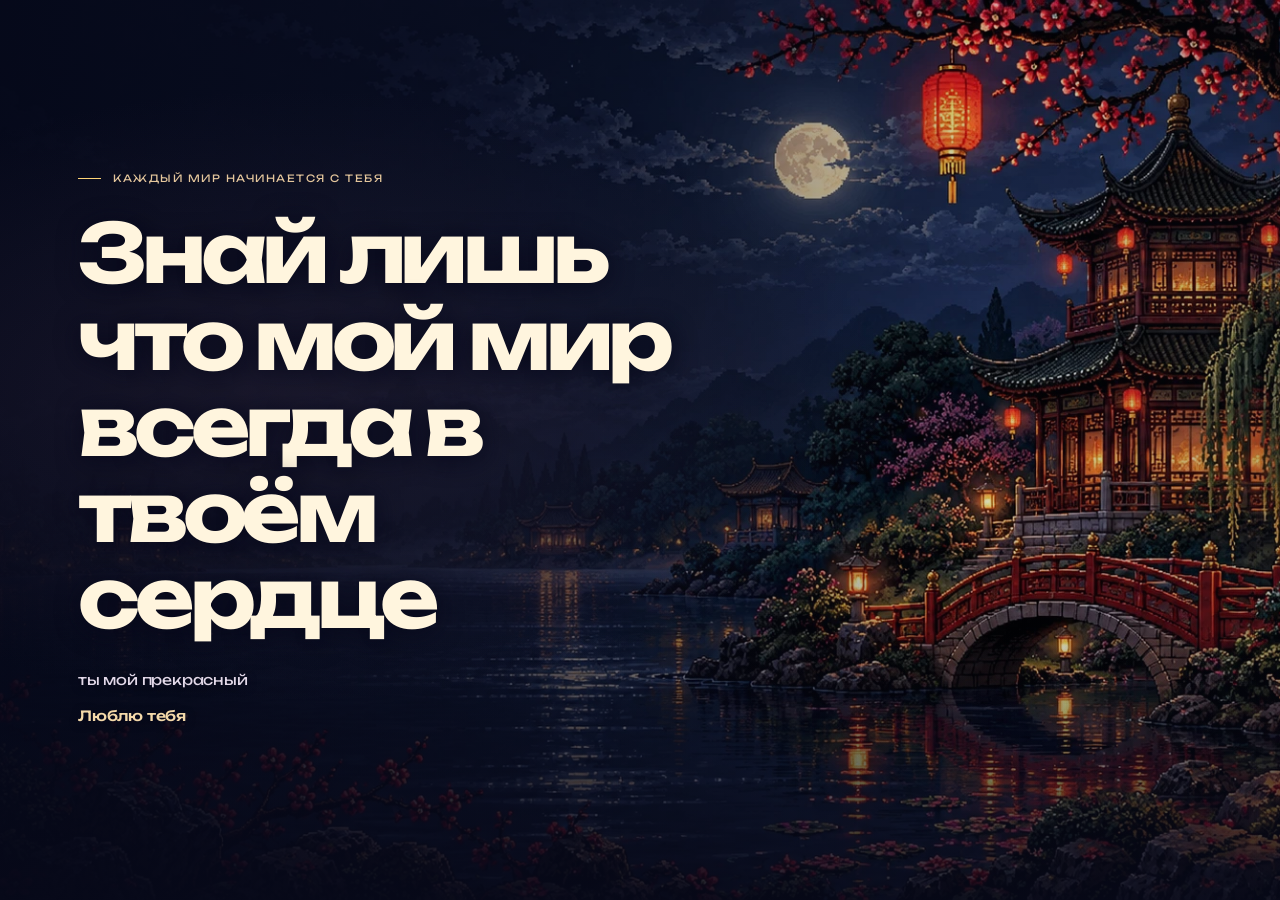
<file: cosmos.html>
<!doctype html>
<html lang="ru">
  <head>
    <meta charset="UTF-8" />
    <meta name="viewport" content="width=device-width, initial-scale=1.0" />
    <meta name="referrer" content="strict-origin-when-cross-origin" />
    <meta name="theme-color" content="#08081a" />
    <title>Для тебя — волшебный сад</title>
    <style>
      @import url("https://fonts.googleapis.com/css2?family=Press+Start+2P&family=Unbounded:wght@400;500;600;700&display=swap");
      :root { --night:#08081a; --cream:#fff5de; --gold:#ffd477; --rose:#9f3444; --wine:#471526; --pink:#e8afae; }
      * { box-sizing:border-box; }
      html,body { min-height:100%; margin:0; background:var(--night); }
      body { overflow-x:hidden; color:var(--cream); font-family:Unbounded,system-ui,sans-serif; }
      button { font:inherit; }
      .scene { position:relative; isolation:isolate; display:flex; align-items:center; min-height:100svh; padding:clamp(32px,6vw,92px); overflow:hidden; }
      .scene::before { position:absolute; z-index:-5; inset:0; content:""; background:linear-gradient(90deg,rgba(3,7,20,.84),rgba(3,7,20,.59) 36%,rgba(3,7,20,.09) 73%,rgba(3,7,20,.23)),url("chinese-garden-pixel.webp") var(--garden-anchor,50%) center / cover no-repeat; }
      .scene::after { position:absolute; z-index:-2; inset:0; content:""; pointer-events:none; background:linear-gradient(90deg,rgba(9,10,34,.46),transparent 48%),radial-gradient(ellipse at 17% 49%,rgba(55,75,139,.17),transparent 29%); }
      .pixel-grid { display:none; }
      .lantern-glow { position:absolute; z-index:-1; inset:0; pointer-events:none; opacity:.42; background:radial-gradient(circle at 76% 14%,rgba(255,147,59,.52) 0 2px,transparent 11px),radial-gradient(circle at 91% 28%,rgba(255,147,59,.45) 0 2px,transparent 12px),radial-gradient(circle at 72% 46%,rgba(255,147,59,.3) 0 2px,transparent 9px); filter:blur(.25px); animation:lantern-pulse 3.2s ease-in-out infinite alternate; }
      .water-motion { display:none; }
      .water-motion::before,.water-motion::after { display:none; }
      .content { position:relative; z-index:1; width:min(680px,100%); }
      .moon-link { position:absolute; z-index:2; display:block; border-radius:50%; cursor:zoom-in; }
      .moon-link:focus-visible { outline:3px solid #fff5de; outline-offset:4px; }
      .lantern-link { position:absolute; z-index:3; display:block; min-width:44px; min-height:44px; border-radius:38%; cursor:pointer; -webkit-tap-highlight-color:rgba(255,207,114,.25); }
      .lantern-link::before { position:absolute; inset:4% -14% 25%; content:""; border-radius:50%; opacity:0; background:radial-gradient(ellipse,rgba(255,198,105,.3),transparent 70%); box-shadow:0 0 24px rgba(255,173,79,.3); transition:opacity .25s ease; }
      .lantern-link:hover::before,.lantern-link:focus-visible::before { opacity:1; }
      .lantern-link span { position:absolute; top:100%; right:0; width:max-content; max-width:150px; padding:8px 11px; border:1px solid rgba(255,211,131,.4); border-radius:3px; color:#ffe4ad; font-size:.65rem; line-height:1.5; background:rgba(42,15,27,.94); opacity:0; transform:translateY(-4px); transition:opacity .2s ease,transform .2s ease; pointer-events:none; }
      .lantern-link:hover span,.lantern-link:focus-visible span { opacity:1; transform:translateY(0); }
      .kicker { display:flex; align-items:center; gap:12px; margin:0 0 25px; color:#ffe0a0; font-family:"Press Start 2P",monospace; font-size:clamp(.47rem,1vw,.64rem); line-height:1.7; letter-spacing:.08em; text-transform:uppercase; text-shadow:2px 2px #44254d; }
      .kicker::before { width:25px; height:6px; content:""; background:var(--gold); box-shadow:6px 0 var(--gold),14px 0 var(--gold); }
      h1 { max-width:650px; margin:0; font-size:clamp(2.55rem,7.3vw,6.2rem); font-weight:700; letter-spacing:-.08em; line-height:.98; text-wrap:balance; text-shadow:4px 4px rgba(53,19,74,.45),0 0 35px rgba(215,188,255,.25); }
      h1 span { color:var(--gold); }
      .copy { max-width:550px; margin:30px 0 0; color:#ddd2f1; font-size:clamp(.89rem,1.55vw,1.05rem); font-weight:500; letter-spacing:-.025em; line-height:1.85; text-shadow:0 2px 9px #08081a; }
      .copy strong { color:#fff6dc; }
      .open-player { display:inline-flex; align-items:center; gap:14px; margin-top:36px; padding:9px 17px 9px 9px; border:2px solid #2d152a; cursor:pointer; color:#2c1733; font-size:clamp(.7rem,1.25vw,.82rem); font-weight:800; background:var(--gold); box-shadow:5px 5px #6c2c47,0 0 0 2px var(--gold); transition:transform .16s steps(2,end),box-shadow .16s steps(2,end); }
      .open-player:hover { box-shadow:8px 8px #6c2c47,0 0 0 2px var(--gold); transform:translate(-3px,-3px); }
      .open-player:active { box-shadow:2px 2px #6c2c47,0 0 0 2px var(--gold); transform:translate(3px,3px); }
      .button-icon { display:grid; place-items:center; width:33px; height:33px; color:#fff0cd; font-family:"Press Start 2P",monospace; font-size:.72rem; background:#873247; box-shadow:inset -4px -4px #5b1d36,inset 3px 3px #d6706d; }
      .signature { margin:36px 0 0; color:rgba(255,240,218,.77); font-family:"Press Start 2P",monospace; font-size:clamp(.48rem,1vw,.63rem); line-height:1.85; }

      .player { position:fixed; z-index:10; top:50%; left:clamp(15px,4vw,62px); width:min(388px,calc(100vw - 30px)); padding:8px; opacity:0; pointer-events:none; background:#f3c66c; box-shadow:8px 8px #32152e,14px 14px rgba(0,0,0,.24); transform:translate(0,-50%); transition:opacity .16s ease; }
      .player.is-open { opacity:1; pointer-events:auto; transform:translate(0,-50%); }
      .player-shell { position:relative; overflow:hidden; padding:20px 20px 17px; border:3px solid #32152e; background:linear-gradient(135deg,#7e213a 0 47%,#57162d 48%); box-shadow:inset 4px 4px rgba(255,219,145,.22),inset -4px -4px rgba(25,5,23,.28); }
      .player-shell::before { position:absolute; inset:6px; content:""; pointer-events:none; border:1px solid rgba(255,226,164,.5); }
      .player-shell::after { position:absolute; top:-20px; right:-25px; width:122px; height:122px; content:""; opacity:.27; border:2px solid #ffd77a; transform:rotate(45deg); }
      .close-player { position:absolute; z-index:3; top:13px; right:14px; width:28px; height:28px; border:2px solid #f5ce79; cursor:pointer; color:#ffeac2; font-family:"Press Start 2P",monospace; font-size:.68rem; background:#4a1128; box-shadow:3px 3px #2e0a20; }
      .player-head { position:relative; z-index:1; margin:0 35px 15px 0; color:#ffe0a1; font-family:"Press Start 2P",monospace; font-size:.54rem; line-height:1.7; text-transform:uppercase; }
      .player-head small { display:block; margin-top:3px; color:var(--pink); font-family:Unbounded,sans-serif; font-size:.58rem; font-weight:500; letter-spacing:0; text-transform:none; }
      .deck { position:relative; z-index:1; display:grid; grid-template-columns:145px 1fr; gap:16px; align-items:center; }
      .record-stage { display:grid; place-items:center; width:145px; height:145px; border:3px solid #d48b55; background:#321127; box-shadow:inset 4px 4px #541a31,inset -4px -4px #210a1d; }
      .record { position:relative; width:111px; height:111px; border:5px solid #221224; border-radius:50%; background:repeating-radial-gradient(circle at 50% 50%,#2d263a 0 3px,#171225 4px 7px); box-shadow:0 0 0 3px #773148,0 0 0 5px #220c20; }
      .record::before { position:absolute; top:50%; left:50%; width:41px; height:41px; content:""; border:3px solid #f6c96e; border-radius:50%; background:conic-gradient(#99344b 0 25%,#59203c 0 50%,#99344b 0 75%,#59203c 0); transform:translate(-50%,-50%); }
      .record::after { position:absolute; top:50%; left:50%; width:8px; height:8px; content:""; border-radius:50%; background:#ffdfa0; box-shadow:0 0 0 3px #7b2941; transform:translate(-50%,-50%); }
      .is-playing .record { animation:spin 2.9s linear infinite; }
      .song-name { margin:0; color:#fff0c8; font-size:.79rem; font-weight:700; line-height:1.55; }
      .song-detail { margin:6px 0 0; color:var(--pink); font-size:.59rem; line-height:1.6; }
      .equalizer { display:flex; align-items:flex-end; gap:3px; height:25px; margin:13px 0 0; } .equalizer i { width:5px; height:var(--h); background:var(--gold); box-shadow:2px 0 #d87850; transform-origin:bottom; } .is-playing .equalizer i { animation:equalize .55s steps(2,end) infinite alternate; animation-delay:var(--d); }
      .player-controls { position:relative; z-index:1; display:flex; gap:9px; margin-top:18px; }
      .start,.stop { flex:1; min-height:43px; border:2px solid #2c1329; cursor:pointer; font-family:"Press Start 2P",monospace; font-size:.53rem; line-height:1.45; box-shadow:3px 3px #2d1127; }
      .start { color:#35182e; background:#f9cf76; } .stop { color:#f8d7ad; background:#4b1430; }
      .status { position:relative; z-index:1; min-height:21px; margin:12px 0 0; color:#eec3b8; font-size:.58rem; line-height:1.55; text-align:center; }
      button:focus-visible,a:focus-visible { outline:3px solid #fff; outline-offset:4px; }
      @keyframes lantern-pulse { to { opacity:.72; filter:blur(1.4px); } }
      @keyframes water-glimmer { to { background-position:850px 0; transform:translateX(-9%); } }
      @keyframes spin { to { transform:rotate(360deg); } }
      @keyframes equalize { to { transform:scaleY(.27); opacity:.55; } }
      @media (max-width:650px) { .scene { align-items:flex-start; padding-top:114px; } .scene::before { background-position:var(--garden-anchor,66%) center; } .water-motion { height:28%; } .copy { max-width:440px; } .player { top:auto; bottom:0; left:0; width:min(420px,100%); transform:translate(0,0); } .player.is-open { transform:translate(0,0); } .player-shell { padding:16px 16px 13px; } .record-stage { width:123px; height:123px; } .record { transform:scale(.85); } .is-playing .record { animation-name:spin-small; } .deck { grid-template-columns:123px 1fr; gap:12px; } .back { top:22px; } }
      @keyframes spin-small { to { transform:scale(.85) rotate(360deg); } }
      @media (prefers-reduced-motion:reduce) { *,*::before,*::after { animation:none !important; transition-duration:.01ms !important; } }
    </style>
    <link rel="stylesheet" href="music-player.css?v=youtube-1" />
    <link rel="stylesheet" href="site-navigation.css" />
    <link rel="stylesheet" href="site-polish.css?v=chapter-1" />
  </head>
  <body class="garden-page">
    <main class="scene">
      <div class="music-atmosphere" aria-hidden="true"><div class="music-halo"></div><div class="music-notes" id="music-notes"></div></div>
      <div class="pixel-grid" aria-hidden="true"></div><div class="lantern-glow" aria-hidden="true"></div><div class="water-motion" aria-hidden="true"></div>
      <a class="moon-link" id="moon-link" href="moon.html" aria-label="Открыть страницу с луной"></a>
      <a class="lantern-link" id="lantern-link" href="lantern.html" aria-label="Открыть сад желаний — нажми на фонарик"><span aria-hidden="true">Сад желаний ↗</span></a>
      <section class="content" aria-labelledby="garden-title" data-reveal>
        <p class="kicker">Каждый мир начинается с тебя</p>
        <h1 id="garden-title"> Знай лишь <br />что мой мир всегда в твоём сердце  </h1>
        <p class="copy">ты мой прекрасный <strong>Люблю тебя</strong></p>
        <button class="open-player" type="button" id="open-player" hidden style="display:none" aria-controls="music-player" aria-expanded="false"><span class="button-icon">♫</span>музыка</button>
      </section>
    </main>
    <aside class="player" id="music-player" aria-label="Музыкальный плеер" aria-hidden="true" inert>
      <div class="player-shell">
        <button class="close-player" type="button" id="close-player" aria-label="Закрыть плеер">×</button>
        <p class="player-head">云中乐 ·<small>музыка</small></p>
        <div class="deck"><div class="record-stage" aria-hidden="true"><div class="record"></div></div><div><p class="song-name" id="song-name">MY JEALOUSY</p><p class="song-detail">vivi baby · ovg!</p><span class="song-timestamp" id="track-clock">00:00 · начало</span><div class="equalizer" aria-hidden="true"><i style="--h:12px;--d:-.1s"></i><i style="--h:24px;--d:-.32s"></i><i style="--h:17px;--d:-.2s"></i><i style="--h:27px;--d:-.46s"></i><i style="--h:10px;--d:-.12s"></i><i style="--h:21px;--d:-.35s"></i></div></div></div>
        <p class="listening-caption">Пусть этот миг будет только нашим.</p>
        <div class="music-video"><div id="youtube-track" data-video-id="nbuCy7jS61Y">MY JEALOUSY · YouTube</div></div>
        <div class="player-controls"><button class="start" type="button" id="start-track" aria-label="Включить MY JEALOUSY">▶ играть</button><button class="stop" type="button" id="stop-track" aria-label="Остановить музыку и вернуть к началу">■ стоп</button></div>
        <p class="status" id="track-status" aria-live="polite">Нажми ▶ — заиграет MY JEALOUSY ♡</p>
        <a class="music-source-link" href="https://www.youtube.com/watch?v=nbuCy7jS61Y" target="_blank" rel="noopener noreferrer">Открыть на YouTube ↗</a>
        <div class="music-options"><button type="button" class="music-effects-toggle" id="toggle-music-effects" aria-pressed="true">✧ Атмосфера: вкл.</button></div>
      </div>
    </aside>
    <button class="quick-music-stop" type="button" id="quick-stop-track" aria-label="Остановить музыку" hidden>■ стоп</button>
    <script>
      const scene = document.querySelector('.scene');
      const moonLink = document.getElementById('moon-link');
      const lanternLink = document.getElementById('lantern-link');
      function positionSceneLinks() {
        const bounds = scene.getBoundingClientRect();
        // Match the actual garden image and its CSS background-position.
        const sourceWidth = 1672;
        const sourceHeight = 941;
        const scale = Math.max(bounds.width / sourceWidth, bounds.height / sourceHeight);
        let backgroundAnchorX = window.matchMedia('(max-width: 650px)').matches ? .66 : .5;
        const horizontalCrop = sourceWidth * scale - bounds.width;
        if (horizontalCrop > 0) {
          const lanternRight = 1160 * scale + Math.max(22, 35 * scale);
          backgroundAnchorX = Math.min(1, Math.max(backgroundAnchorX, (lanternRight - bounds.width + 16) / horizontalCrop));
        }
        scene.style.setProperty('--garden-anchor', `${backgroundAnchorX * 100}%`);
        const offsetX = (bounds.width - sourceWidth * scale) * backgroundAnchorX;
        const offsetY = (bounds.height - sourceHeight * scale) * .5;
        const moonDiameter = Math.max(46, 108 * scale);
        moonLink.style.width = `${moonDiameter}px`;
        moonLink.style.height = `${moonDiameter}px`;
        moonLink.style.left = `${offsetX + 1016 * scale - moonDiameter / 2}px`;
        moonLink.style.top = `${offsetY + 168 * scale - moonDiameter / 2}px`;
        const lanternWidth = Math.max(44, 70 * scale);
        const lanternHeight = Math.max(60, 150 * scale);
        lanternLink.style.width = `${lanternWidth}px`;
        lanternLink.style.height = `${lanternHeight}px`;
        lanternLink.style.left = `${offsetX + 1160 * scale - lanternWidth / 2}px`;
        lanternLink.style.top = `${offsetY + 138 * scale - lanternHeight / 2}px`;
      }
      window.addEventListener('resize', positionSceneLinks);
      new ResizeObserver(positionSceneLinks).observe(scene);
      positionSceneLinks();
    </script>
    <script src="music-player.js?v=youtube-2"></script>
    <script src="site-navigation.js"></script>
    <script src="site-polish.js?v=chapter-1" defer></script>
  </body>
</html>
</file>
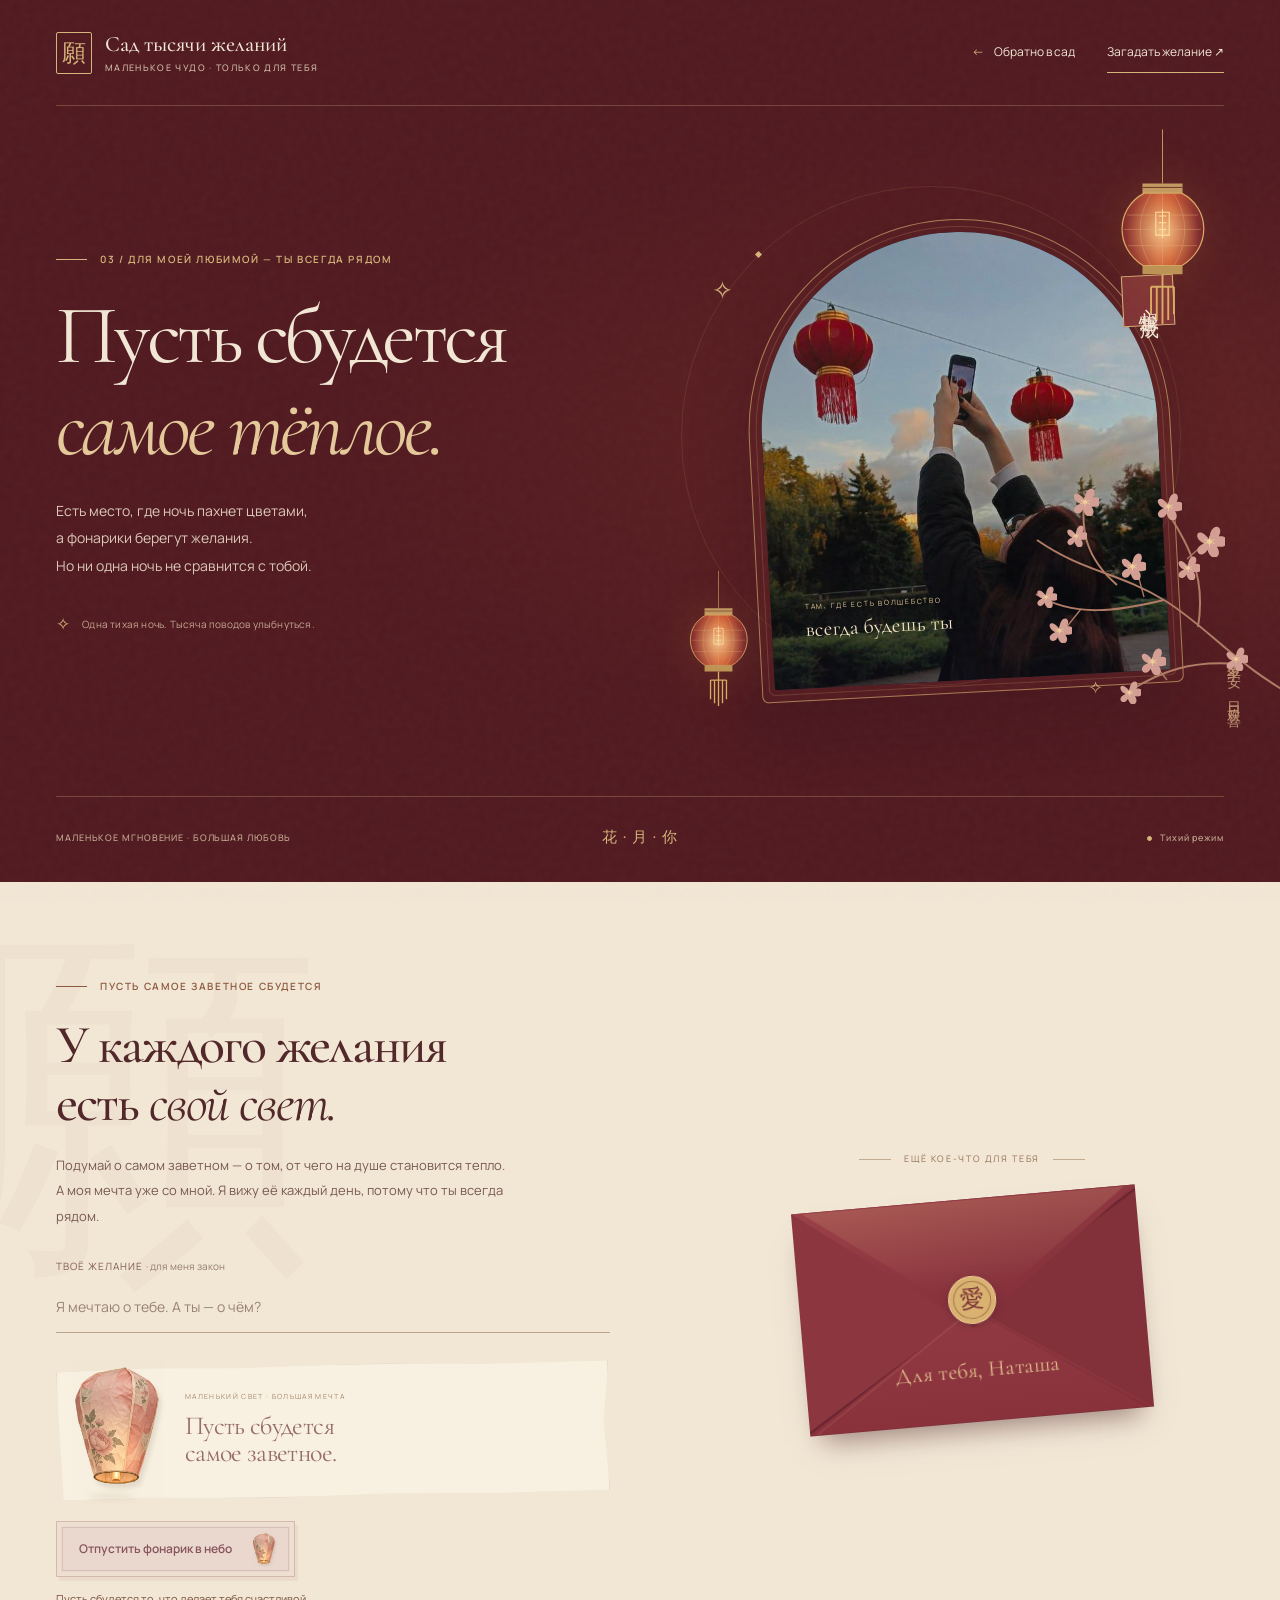
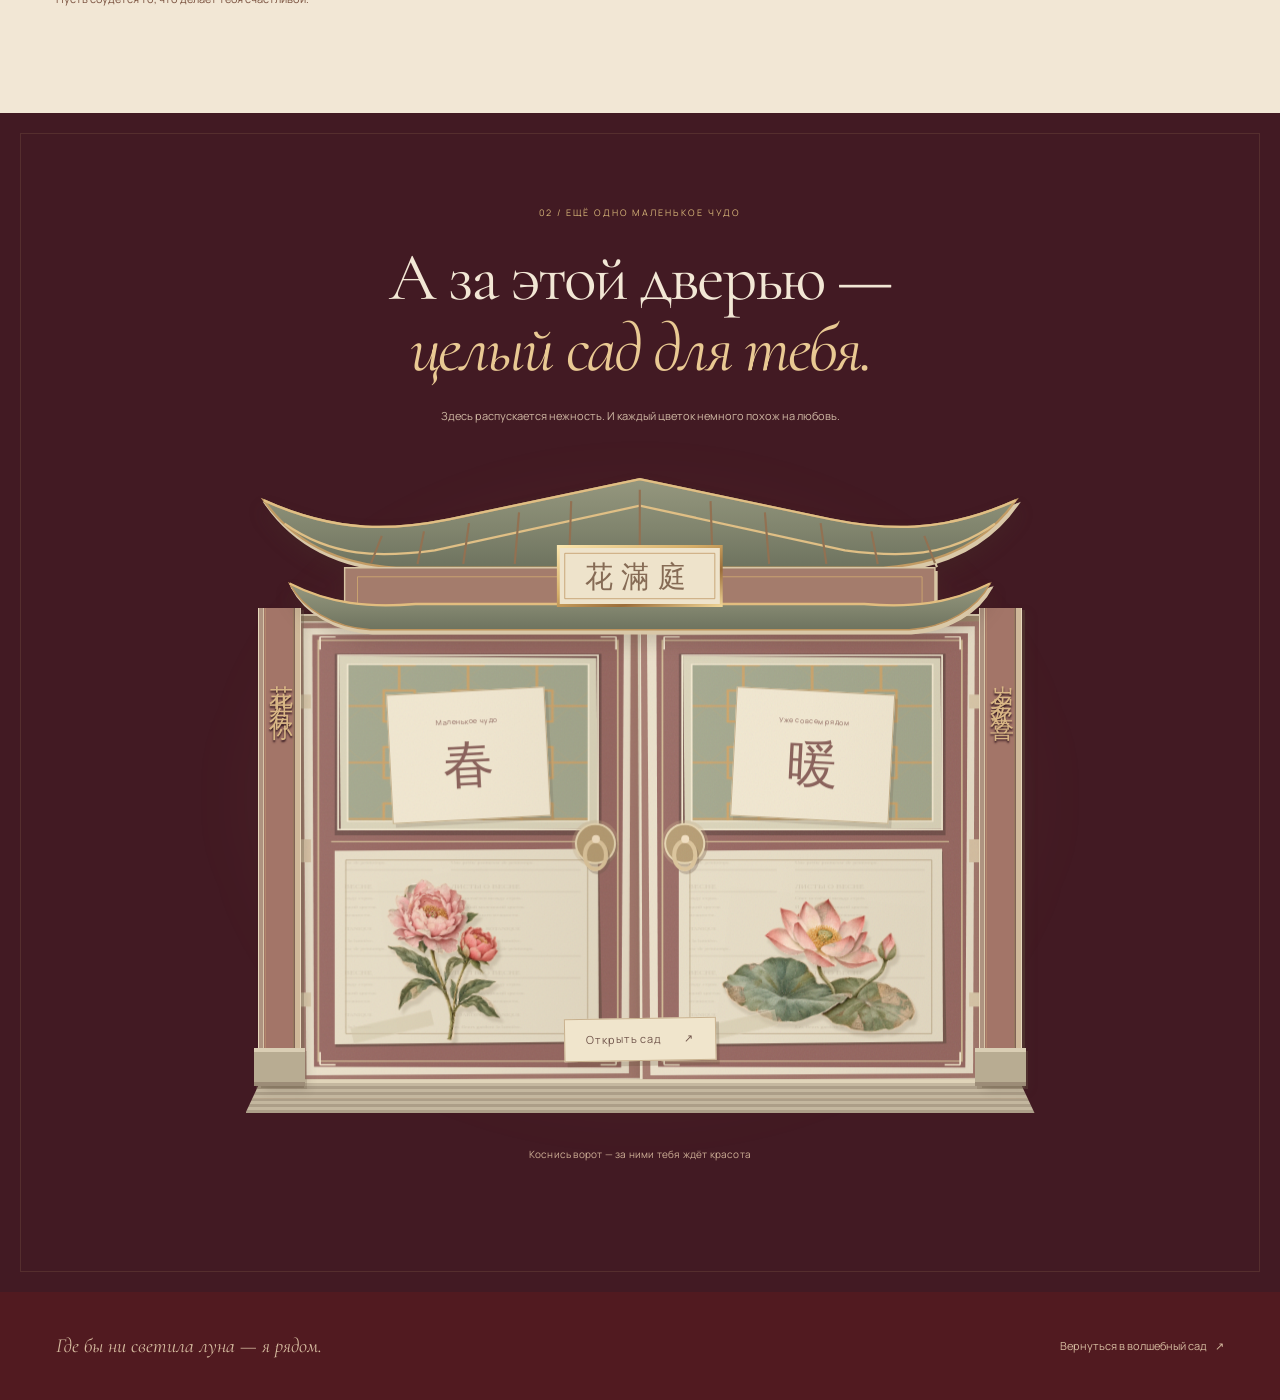
<file: lantern.html>
<!doctype html>
<html lang="ru">
<head>
  <meta charset="UTF-8">
  <meta name="viewport" content="width=device-width, initial-scale=1">
  <meta name="theme-color" content="#511a20">
  <meta name="description" content="Маленький сад света, тёплых слов и самых заветных желаний. Для Наташи.">
  <title>Сад тысячи желаний — для Наташи</title>
  <link rel="preconnect" href="https://fonts.googleapis.com">
  <link rel="preconnect" href="https://fonts.gstatic.com" crossorigin>
  <link href="https://fonts.googleapis.com/css2?family=Cormorant+Garamond:ital,wght@0,400;0,500;0,600;1,400;1,500&family=Manrope:wght@400;500;600;700&display=swap" rel="stylesheet">
  <style>
    :root { --wine:#511a20; --wine-deep:#3f131a; --wine-light:#742b31; --paper:#f2e7d5; --ink:#52282b; --gold:#d7b579; --muted:#d0b9a4; --line:rgba(221,184,126,.28); --serif:"Cormorant Garamond",Georgia,"Times New Roman",serif; --sans:Manrope,"Segoe UI",sans-serif; }
    *,*::before,*::after { box-sizing:border-box; }
    html { scroll-behavior:smooth; scroll-padding-top:32px; }
    body { margin:0; color:var(--paper); background:var(--wine); font-family:var(--sans); font-size:14px; line-height:1.7; }
    body::before { position:fixed; z-index:20; inset:0; content:""; pointer-events:none; opacity:.045; background-image:url("data:image/svg+xml,%3Csvg viewBox='0 0 150 150' xmlns='http://www.w3.org/2000/svg'%3E%3Cfilter id='noise'%3E%3CfeTurbulence type='fractalNoise' baseFrequency='.77' numOctaves='3' stitchTiles='stitch'/%3E%3C/filter%3E%3Cpath fill='%23fff' filter='url(%23noise)' opacity='.7' d='M0 0h150v150H0z'/%3E%3C/svg%3E"); }
    button,input { font:inherit; }
    button,a,input { -webkit-tap-highlight-color:transparent; }
    button,a { touch-action:manipulation; }
    button { cursor:pointer; }
    a { color:inherit; text-decoration:none; }
    button:focus-visible,a:focus-visible,input:focus-visible { outline:2px solid currentColor; outline-offset:6px; }
    button:disabled { cursor:wait; }
    [hidden] { display:none !important; }
    ::selection { background:var(--gold); color:var(--wine); }
    .svg-defs { position:absolute; width:0; height:0; overflow:hidden; }
    .skip-link { position:fixed; z-index:100; top:12px; left:12px; padding:10px 18px; transform:translateY(-160%); color:var(--wine); background:var(--paper); }
    .skip-link:focus { transform:translateY(0); }
    .page-top { position:relative; overflow:hidden; background:radial-gradient(ellipse at 82% 50%,rgba(171,74,51,.18),transparent 49%),var(--wine); }
    .wrap { width:min(1280px,calc(100% - 112px)); margin-inline:auto; }
    .header { position:relative; z-index:5; display:flex; align-items:center; justify-content:space-between; gap:28px; min-height:114px; border-bottom:1px solid var(--line); }
    .brand { display:flex; align-items:center; gap:13px; }
    .seal { display:grid; place-items:center; flex-shrink:0; width:36px; height:42px; border:1px solid var(--gold); border-radius:2px; color:var(--gold); font-family:serif; font-size:24px; line-height:1; }
    .brand-name { color:var(--paper); font-family:var(--serif); font-size:22px; font-weight:500; line-height:1.1; }
    .brand-name small { display:block; margin-top:7px; color:var(--muted); font-family:var(--sans); font-size:8px; letter-spacing:.23em; text-transform:uppercase; }
    .nav { display:flex; flex-shrink:0; align-items:center; gap:32px; font-size:11px; }
    .nav a { padding:10px 0; transition:color .2s; }
    .nav a:hover { color:var(--gold); }
    .nav-wish { border-bottom:1px solid var(--gold); }
    .back-arrow { margin-right:10px; color:var(--gold); }
    .hero { position:relative; display:grid; grid-template-columns:1.04fr 1fr; align-items:center; gap:30px; min-height:690px; padding-top:55px; padding-bottom:66px; }
    .hero-copy { position:relative; z-index:3; min-width:0; padding-bottom:12px; }
    .eyebrow { display:flex; align-items:center; gap:13px; margin:0 0 27px; color:var(--gold); font-size:9px; font-weight:600; letter-spacing:.22em; text-transform:uppercase; }
    .eyebrow::before { content:""; width:31px; height:1px; background:currentColor; }
    h1 { position:relative; margin:0 -65px 25px 0; font-family:var(--serif); font-size:clamp(56px,6.5vw,91px); font-weight:400; line-height:.99; letter-spacing:-.043em; }
    h1 em { display:block; margin-top:9px; color:#e5c99a; font-weight:400; }
    .hero-description { max-width:365px; margin:28px 0 31px; color:#ddc9b9; font-size:12px; line-height:1.95; }
    .primary-link { display:inline-flex; align-items:center; justify-content:space-between; gap:28px; min-height:54px; padding:0 23px; color:var(--wine-deep); background:var(--paper); border:1px solid var(--paper); font-size:11px; font-weight:700; transition:background .2s,transform .2s; }
    .primary-link:hover { background:#ffefd1; transform:translateY(-3px); }
    .primary-link svg { width:25px; height:20px; }
    .hero-footnote { display:flex; align-items:center; gap:12px; margin:30px 0 0; color:#c4a691; font-size:9px; letter-spacing:.02em; }
    .hero-footnote span { color:var(--gold); font-size:17px; }
    .hero-art { position:relative; align-self:stretch; display:grid; place-items:center; min-width:0; min-height:550px; padding:25px 20px 15px 45px; }
    .moon-gate { position:relative; width:100%; max-width:422px; aspect-ratio:.89; padding:12px; border:1px solid rgba(224,184,117,.62); border-radius:220px 220px 7px 7px; transform:rotate(-3deg); box-shadow:0 25px 60px #250c1640; }
    .moon-gate::before { position:absolute; inset:6px; content:""; border:1px solid rgba(224,184,117,.2); border-radius:inherit; }
    .garden-window { position:relative; overflow:hidden; width:100%; height:100%; border-radius:210px 210px 3px 3px; background:#0d1928; }
    .garden-window img { width:100%; height:100%; display:block; object-fit:cover; object-position:50% 32%; }
    .garden-window::after { position:absolute; inset:0; content:""; pointer-events:none; background:linear-gradient(0deg,rgba(18,17,35,.37),transparent 45%),linear-gradient(90deg,rgba(40,24,26,.15),transparent); }
    .gate-caption { position:absolute; bottom:40px; left:34px; z-index:2; color:#f7e6c6; font-family:var(--serif); font-size:21px; }
    .gate-caption small { display:block; color:#e6c997; font-family:var(--sans); font-size:7px; letter-spacing:.25em; text-transform:uppercase; }
    .gate-label { position:absolute; z-index:2; top:65px; right:-11px; padding:17px 11px; color:var(--paper); background:#803335; border:1px solid var(--gold); font-family:serif; font-size:19px; line-height:1.5; writing-mode:vertical-rl; letter-spacing:.2em; }
    .orbit { position:absolute; z-index:0; width:500px; height:500px; top:10px; left:8px; border:1px solid rgba(216,174,107,.13); border-radius:50%; }
    .orbit::before { position:absolute; top:65px; left:74px; width:5px; height:5px; content:""; background:var(--gold); transform:rotate(45deg); }
    .hanging-lantern { position:absolute; z-index:4; top:-49px; right:9px; width:105px; height:243px; color:var(--gold); transform-origin:50% 0; animation:sway 6s ease-in-out infinite alternate; filter:drop-shadow(0 0 20px #da87392a); }
    .hanging-lantern.small { top:auto; bottom:-12px; right:auto; left:9px; width:73px; height:169px; animation-delay:-3s; }
    .branch { position:absolute; z-index:4; right:-85px; bottom:12px; width:280px; height:240px; color:#d49e93; pointer-events:none; }
    .art-chinese { position:absolute; bottom:19px; right:-21px; color:#bf9270; font-family:serif; font-size:14px; writing-mode:vertical-rl; letter-spacing:.3em; }
    .tiny-star { position:absolute; color:var(--gold); font-family:var(--serif); font-size:25px; }
    .tiny-star.one { top:17%; left:7%; }
    .tiny-star.two { bottom:4%; right:22%; font-size:18px; }
    .hero-base { position:relative; display:flex; align-items:center; justify-content:space-between; gap:20px; padding:19px 0 22px; border-top:1px solid var(--line); color:#c5a991; font-size:8px; font-weight:500; letter-spacing:.16em; text-transform:uppercase; }
    .hero-base .center-mark { position:absolute; left:50%; color:var(--gold); font-family:serif; font-size:15px; transform:translateX(-50%); }
    .quiet-mode { display:inline-flex; align-items:center; gap:8px; padding:6px 0; border:0; color:inherit; background:none; font-size:inherit; letter-spacing:.1em; }
    .quiet-mode::before { width:5px; height:5px; content:""; border:1px solid var(--gold); border-radius:50%; background:var(--gold); }
    .quiet-mode[aria-pressed="true"]::before { background:transparent; }
    .wishes { position:relative; overflow:hidden; padding:96px 0 100px; color:var(--ink); background:var(--paper); }
    .wishes::before { position:absolute; top:40px; left:-50px; content:"願"; color:rgba(125,77,60,.038); font-family:serif; font-size:370px; line-height:1; }
    .wish-layout { position:relative; display:grid; grid-template-columns:1.1fr 1fr; gap:110px; align-items:center; }
    .wish-layout > * { min-width:0; }
    .wishes .eyebrow { color:#8c583f; margin-bottom:21px; }
    h2 { margin:0; font-family:var(--serif); font-size:clamp(39px,4.2vw,56px); font-weight:500; line-height:1.07; letter-spacing:-.035em; }
    h2 em { font-weight:400; }
    .wish-copy { max-width:396px; margin:22px 0 24px; color:#795950; font-size:12px; line-height:1.9; }
    .wish-form { margin-top:29px; }
    .wish-form label { display:block; margin-bottom:8px; color:#805e51; font-size:9px; letter-spacing:.1em; }
    .wish-form label span { color:#947d6f; letter-spacing:0; }
    .wish-input { display:block; width:100%; padding:12px 0 13px; border:0; border-bottom:1px solid #bca58d; border-radius:0; color:var(--ink); background:transparent; font-size:12px; }
    .wish-input::placeholder { color:#998373; opacity:1; }
    .wish-input:focus { border-bottom-color:var(--wine); }
    .launch-button { display:flex; align-items:center; justify-content:space-between; gap:25px; min-height:53px; margin-top:24px; padding:0 23px; border:1px solid var(--wine); color:var(--paper); background:var(--wine); font-size:11px; font-weight:600; transition:background .2s,transform .2s; }
    .launch-button:hover:not(:disabled) { background:var(--wine-light); transform:translateY(-2px); }
    .launch-button:disabled { opacity:.76; }
    .wish-status { min-height:24px; margin:12px 0 0; color:#79503d; font-size:10px; }
    .letter-section { position:relative; padding:22px 0 12px; text-align:center; }
    .letter-topline { display:flex; align-items:center; justify-content:center; gap:13px; margin:0 0 32px; color:#967157; font-size:8px; letter-spacing:.18em; text-transform:uppercase; }
    .letter-topline::before,.letter-topline::after { width:32px; height:1px; content:""; background:#c5ac8e; }
    .envelope-stage { --paper-space:340px; --paper-lift:210px; position:relative; width:min(345px,100%); margin:0 auto; padding-top:0; transition:padding-top .85s cubic-bezier(.22,.7,.26,1) .65s; }
    .envelope { position:relative; width:100%; aspect-ratio:1.55; color:#e1c08d; perspective:1100px; transform:rotate(-5deg); transition:transform .55s ease; }
    .envelope-stage:hover .envelope { transform:rotate(-2deg) translateY(-4px); }
    .envelope-back { position:absolute; z-index:0; inset:0; border:1px solid #74313a; background:linear-gradient(165deg,#682731,#4b1724); box-shadow:0 19px 27px -13px #4e252a88; transition:box-shadow .55s; }
    .envelope-back::before { position:absolute; inset:8px; content:""; border:1px solid #bd865b44; background:repeating-linear-gradient(135deg,transparent 0 8px,#d6ab7d07 8px 9px); }
    .envelope-pocket { position:absolute; z-index:3; inset:0; pointer-events:none; background:linear-gradient(148deg,#8c3640 0 49.7%,#63212c 50%,#82303a 50.7%); clip-path:polygon(0 0,50% 57%,100% 0,100% 100%,0 100%); }
    .envelope-pocket::before { position:absolute; inset:0; content:""; background:linear-gradient(0deg,#8a323c,#9a4249); clip-path:polygon(0 100%,50% 49%,100% 100%); }
    .envelope-pocket::after { position:absolute; inset:0; content:""; background:linear-gradient(146deg,transparent 49.5%,#d6a57830 49.8%,transparent 50.1%),linear-gradient(214deg,transparent 49.5%,#43182530 49.8%,transparent 50.2%); }
    .envelope-flap { position:absolute; z-index:4; top:0; left:0; width:100%; height:58%; transform-origin:50% 0; transform:rotateX(0deg); transform-style:preserve-3d; transition:transform .65s cubic-bezier(.4,0,.2,1) .65s,z-index 0s .65s; pointer-events:none; }
    .flap-face { position:absolute; inset:0; clip-path:polygon(0 0,100% 0,50% 100%); backface-visibility:hidden; -webkit-backface-visibility:hidden; background:linear-gradient(165deg,#9b4148,#7d2a36); }
    .flap-face::after { position:absolute; inset:1px 11px 10px; content:""; background:linear-gradient(180deg,#e2bb862f,transparent 75%); clip-path:polygon(0 0,100% 0,50% 100%); }
    .flap-back { transform:rotateX(180deg); clip-path:polygon(0 100%,100% 100%,50% 0); background:linear-gradient(0deg,#732c36,#a95554); }
    .flap-back::after { inset:10px 11px 1px; clip-path:polygon(0 100%,100% 100%,50% 0); }
    .envelope-button { position:absolute; z-index:6; inset:0; display:block; width:100%; height:100%; margin:0; padding:0; border:0; color:var(--wine); background:transparent; }
    .envelope-button:focus-visible { outline:2px solid #8a4e32; outline-offset:8px; }
    .envelope-outline { position:absolute; z-index:2; inset:11px; border:1px solid #d5a97266; pointer-events:none; }
    .envelope-outline::before,.envelope-outline::after { position:absolute; bottom:6px; color:#d5a972; content:"✧"; font-size:17px; }
    .envelope-outline::before { left:8px; } .envelope-outline::after { right:8px; }
    .envelope-seal { position:absolute; top:78%; left:50%; display:grid; place-items:center; width:48px; height:48px; border:1px solid #f5d39a; border-radius:50%; color:#7a3233; background:#d9b272; box-shadow:0 2px 9px #421b2455,inset 0 0 0 4px #d9b272,inset 0 0 0 5px #a77548; font-family:serif; font-size:24px; transform:translate(-50%,-50%) translateZ(1px); backface-visibility:hidden; -webkit-backface-visibility:hidden; }
    .envelope-name { position:absolute; z-index:4; bottom:32px; right:24px; left:24px; font-family:var(--serif); font-size:22px; letter-spacing:.02em; pointer-events:none; }
    .envelope-hint { margin:28px 0 0; color:#94745e; font-size:10px; }
    .paper-window { position:absolute; z-index:2; right:-12px; bottom:0; left:-12px; height:calc(100% + var(--paper-space) + 45px); overflow:hidden; pointer-events:none; }
    .letter-note { position:absolute; right:25px; bottom:14px; left:25px; margin:0; padding:40px 24px 27px; border:1px solid #d2b78f; border-radius:2px; color:#694539; background:linear-gradient(104deg,#fffcf2,#fbf2df 52%,#f5e8ce); box-shadow:0 12px 24px -12px #51242b66,0 2px 3px #694a3122; text-align:left; visibility:hidden; opacity:0; transform:translateY(calc(100% - 28px)) rotate(.8deg); transition:transform .75s cubic-bezier(.4,0,.2,1),opacity .2s .55s,visibility 0s .8s; pointer-events:none; }
    .letter-note::before { position:absolute; inset:9px; content:""; border:1px solid #c8a47770; pointer-events:none; }
    .letter-note::after { position:absolute; top:50%; right:1px; left:1px; height:3px; content:""; background:linear-gradient(#b8996930,#ffffffaa,transparent); pointer-events:none; }
    .letter-ornament { display:block; margin-bottom:10px; color:#ad6e64; font-size:18px; letter-spacing:.35em; text-align:center; }
    .letter-close { position:absolute; z-index:1; top:12px; right:12px; display:grid; place-items:center; width:32px; height:32px; padding:0; border:0; border-radius:50%; color:#9a7256; background:transparent; font-size:23px; line-height:1; }
    .letter-close:hover { color:var(--wine); background:#d5bb9133; }
    .letter-note h3 { margin:0 0 10px; color:var(--wine); font-family:var(--serif); font-size:28px; font-weight:500; }
    .letter-note p { margin:0; font-size:12px; line-height:1.9; }
    .letter-note .sign { margin-top:14px; color:#976d52; font-family:var(--serif); font-size:20px; font-style:italic; }
    .letter-section.is-open .envelope-stage { padding-top:var(--paper-space); transition-delay:0s; }
    .letter-section.is-open .envelope { transform:rotate(0deg); }
    .letter-section.is-open .envelope-back { box-shadow:0 22px 35px -18px #4e252a99; }
    .letter-section.is-open .envelope-flap { z-index:1; transform:rotateX(-178deg); transition:transform .68s cubic-bezier(.4,0,.2,1) .08s,z-index 0s .38s; }
    .letter-section.is-open .letter-note { visibility:visible; opacity:1; transform:translateY(calc(-1 * var(--paper-lift))) rotate(0deg); transition:transform .88s cubic-bezier(.22,.8,.3,1) .46s,opacity .18s .46s,visibility 0s; pointer-events:auto; }
    .motion-paused .envelope-stage,.motion-paused .envelope,.motion-paused .envelope-flap,.motion-paused .letter-note { transition:none !important; }
    @media (max-width:640px) { .envelope-stage { max-width:310px; } .letter-note { padding:38px 21px 24px; } }
    .closing { display:flex; align-items:center; justify-content:space-between; gap:30px; padding:34px 0; }
    .closing p { margin:0; color:#d6bca0; font-family:var(--serif); font-size:20px; font-style:italic; }
    .closing a { display:inline-flex; align-items:center; gap:15px; padding:8px 0; color:#d6bca0; font-size:10px; }
    .closing a:hover { color:var(--paper); }
    .floating-petals,.launch-sky { position:fixed; z-index:9; inset:0; overflow:hidden; pointer-events:none; }
    .floating-petals { z-index:4; }
    .petal { position:absolute; top:-30px; width:9px; height:14px; opacity:0; border-radius:95% 8% 90% 12%; background:#d49487; animation:petal-fall var(--duration) linear infinite; animation-delay:var(--delay); }
    .motion-paused .petal { display:none; }
    .motion-paused .hanging-lantern { animation:none; }
    .motion-paused { scroll-behavior:auto; }
    @keyframes sway { from { transform:rotate(-4deg); } to { transform:rotate(4deg); } }
    @keyframes petal-fall { 0% { opacity:0; transform:translate3d(0,-20px,0) rotate(0); } 8% { opacity:.65; } 48% { transform:translate3d(90px,48vh,0) rotate(150deg); } 85% { opacity:.6; } 100% { opacity:0; transform:translate3d(-50px,105vh,0) rotate(320deg); } }
    @keyframes note-reveal { from { opacity:0; transform:translateY(10px); } to { opacity:1; transform:translateY(0); } }
    @media (min-width:1600px) { .hero { min-height:745px; } .hero-art { padding-left:50px; } .moon-gate { max-width:445px; } }
    @media (max-width:1100px) { .wrap { width:calc(100% - 76px); } .hero { min-height:645px; gap:14px; } h1 { font-size:70px; } .hero-art { padding-left:25px; min-height:505px; } .moon-gate { max-width:370px; } .orbit { width:420px; height:420px; left:-10px; top:42px; } .hanging-lantern { right:-18px; width:90px; } .branch { right:-75px; width:240px; } .wish-layout { gap:65px; } }
    @media (max-width:850px) { .wrap { width:calc(100% - 52px); } .header { min-height:96px; } .brand-name { font-size:20px; } .nav { gap:22px; font-size:10px; } .hero { min-height:580px; padding-top:42px; padding-bottom:38px; } h1 { font-size:58px; } .hero-description { font-size:11px; max-width:290px; } .hero-art { min-height:450px; padding-left:18px; padding-right:12px; } .moon-gate { aspect-ratio:.8; } .orbit { width:345px; height:345px; top:60px; } .gate-label { top:66px; right:-6px; font-size:15px; padding:12px 8px; } .gate-caption { left:23px; bottom:30px; font-size:18px; } .hanging-lantern { top:-44px; right:-19px; width:76px; height:202px; } .hanging-lantern.small { left:-3px; bottom:-23px; width:58px; height:157px; } .branch { right:-71px; bottom:18px; width:210px; } .art-chinese { right:-15px; bottom:-5px; font-size:12px; } .wish-layout { gap:42px; } .wishes { padding:75px 0 70px; } .wish-copy { font-size:11px; } h2 { font-size:43px; } .letter-section { align-self:center; } .envelope-name { font-size:20px; bottom:22px; } .letter-topline { font-size:7px; } .envelope-seal { width:41px; height:41px; font-size:22px; } }
    @media (max-width:640px) { .wrap { width:calc(100% - 40px); } .header { min-height:88px; gap:15px; } .brand { gap:9px; } .seal { width:29px; height:35px; font-size:21px; } .brand-name { font-size:19px; } .brand-name small { font-size:6px; letter-spacing:.18em; margin-top:5px; } .nav { gap:0; } .nav-wish { display:none; } .nav a { font-size:10px; } .back-arrow { margin-right:5px; } .hero { grid-template-columns:1fr; gap:16px; padding-top:48px; padding-bottom:29px; } .hero-copy { padding-bottom:0; } .eyebrow { font-size:8px; letter-spacing:.17em; margin-bottom:22px; } h1 { margin-right:0; font-size:clamp(45px,12.5vw,72px); line-height:1; } h1 em { margin-top:3px; } .hero-description { max-width:340px; margin-top:21px; margin-bottom:23px; font-size:11px; } .primary-link { min-height:51px; padding-inline:20px; font-size:10px; gap:30px; } .hero-footnote { margin-top:18px; font-size:8px; } .hero-art { justify-self:center; width:min(440px,100%); min-height:425px; padding:27px 35px 8px; } .moon-gate { width:100%; max-width:305px; aspect-ratio:.88; } .orbit { top:39px; left:50%; width:340px; height:340px; transform:translateX(-50%); } .hanging-lantern { top:-20px; right:6px; width:74px; height:173px; } .hanging-lantern.small { bottom:-4px; left:13px; width:55px; height:142px; } .gate-label { top:70px; right:-11px; } .gate-caption { left:25px; bottom:30px; } .branch { right:-31px; bottom:2px; width:200px; height:192px; } .art-chinese { right:0; bottom:11px; font-size:11px; } .tiny-star.one { left:8px; top:17%; } .tiny-star.two { right:23%; bottom:0; } .hero-base { padding:15px 0; font-size:7px; letter-spacing:.1em; } .hero-base .center-mark { display:none; } .quiet-mode { letter-spacing:0; } .wishes { padding:57px 0 58px; } .wish-layout { grid-template-columns:1fr; gap:36px; } h2 { font-size:43px; } .wish-copy { max-width:390px; } .wish-form { margin-top:23px; } .wish-input { font-size:16px; } .launch-button { width:100%; font-size:11px; } .wish-status { margin-top:12px; font-size:10px; } .letter-section { padding-top:18px; border-top:1px solid #c6ad9280; } .letter-topline { margin-top:13px; margin-bottom:28px; font-size:8px; } .envelope-button { max-width:310px; } .envelope-name { font-size:23px; bottom:29px; } .envelope-seal { width:46px; height:46px; font-size:23px; } .envelope-hint { margin-top:25px; } .closing { flex-direction:column; gap:6px; padding:25px 0; text-align:center; } .closing p { font-size:19px; } .closing a { font-size:9px; } }
    @media (prefers-reduced-motion:reduce) { html { scroll-behavior:auto; } *,*::before,*::after { animation:none !important; transition:none !important; } .floating-petals,.launch-sky { display:none; } }
  </style>
  <link rel="stylesheet" href="garden-portal.css">
  <link rel="stylesheet" href="paper-lanterns.css">
  <link rel="preload" as="image" href="paper-lantern-ivory.webp">
    <link rel="stylesheet" href="site-polish.css?v=chapter-1" />
</head>
<body class="wishes-page">
  <a class="skip-link" href="#main">К основному содержимому</a>
  <svg class="svg-defs" aria-hidden="true" xmlns="http://www.w3.org/2000/svg">
    <defs>
      <linearGradient id="lantern-red" x1="0" x2="1"><stop stop-color="#802a2c"/><stop offset=".45" stop-color="#d2643d"/><stop offset=".6" stop-color="#cf5b34"/><stop offset="1" stop-color="#74252d"/></linearGradient>
      <radialGradient id="lantern-light"><stop stop-color="#ffecb0" stop-opacity=".7"/><stop offset="1" stop-color="#ffd278" stop-opacity="0"/></radialGradient>
      <symbol id="hanging-lantern-art" viewBox="0 0 110 250">
        <path d="M55 0v57" fill="none" stroke="#c29b60" stroke-width="1"/>
        <path d="M34 57h42v10H34z" fill="#c39a60"/><path d="M34 61h42" stroke="#6d3026"/>
        <path d="M36 67C5 83 5 125 35 143h40c31-18 31-60 0-76Z" fill="url(#lantern-red)" stroke="#d9aa63" stroke-width="1.3"/>
        <ellipse cx="55" cy="107" rx="38" ry="39" fill="url(#lantern-light)"/>
        <path d="M43 68c-15 24-15 50 0 75m24-75c15 24 15 50 0 75M55 67v76M18 90h74m-77 15h80m-76 17h72" stroke="#e6b575" stroke-opacity=".38" fill="none"/>
        <path d="M34 143h42v9H34z" fill="#bd9354"/><path d="M55 152v13m-12 0h24M43 165v29m6-29v35m6-35v39m6-39v35m6-35v29" fill="none" stroke="#d8ac63" stroke-width="2"/>
        <path d="M48 87h14v24H48zM51 91h8m-8 7h8m-8 7h8M55 84v30" fill="none" stroke="#ffe0a1" stroke-width="1.1"/>
      </symbol>
      <symbol id="blossom" viewBox="-15 -15 30 30"><path d="M0-2C-12-17-17-3-5 2c-14 5-3 17 3 6 4 14 16 6 9-3 15 2 12-12 2-10C15-17 0-19 0-2Z" fill="currentColor"/><circle r="2.5" fill="#e8c089"/><path d="M0-5v10m-5-7 10 4m-10 0 10-4" stroke="#f4dba6" stroke-width=".6"/></symbol>
    </defs>
  </svg>
  <div class="page-top">
    <header class="header wrap">
      <a class="brand" href="#" aria-label="Сад тысячи желаний — начало страницы"><span class="seal" lang="zh" aria-hidden="true">願</span><span class="brand-name">Сад тысячи желаний<small>Маленькое чудо · только для тебя</small></span></a>
      <nav class="nav" aria-label="Навигация"><a href="cosmos.html"><span class="back-arrow" aria-hidden="true">←</span>Обратно в сад</a><a class="nav-wish" href="#wish">Загадать желание <span aria-hidden="true">↗</span></a></nav>
    </header>
    <section class="hero wrap" id="main" aria-labelledby="hero-title">
      <div class="hero-copy" data-reveal>
        <p class="eyebrow">03 / Для моей любимой — ты всегда рядом</p>
        <h1 id="hero-title">Пусть сбудется<em>самое тёплое.</em></h1>
        <p class="hero-description">Есть место, где ночь пахнет цветами,<br>а фонарики берегут желания.<br>Но ни одна ночь не сравнится с тобой.</p>
        <p class="hero-footnote"><span aria-hidden="true">✧</span>Одна тихая ночь. Тысяча поводов улыбнуться.</p>
      </div>
      <div class="hero-art" data-reveal>
        <div class="orbit" aria-hidden="true"></div><span class="tiny-star one" aria-hidden="true">✧</span><span class="tiny-star two" aria-hidden="true">✧</span>
        <div class="moon-gate"><div class="garden-window"><img src="lantern-portrait.jpg" alt="Девушка фотографирует красные китайские фонарики" width="567" height="1280"><div class="gate-caption"><small>Там, где есть волшебство</small> всегда будешь ты </div></div><span class="gate-label" lang="zh" aria-label="Пусть исполнятся желания">心想事成</span></div>
        <svg class="hanging-lantern" viewBox="0 0 110 250" aria-hidden="true"><use href="#hanging-lantern-art"/></svg>
        <svg class="hanging-lantern small" viewBox="0 0 110 250" aria-hidden="true"><use href="#hanging-lantern-art"/></svg>
        <svg class="branch" viewBox="0 0 280 240" aria-hidden="true"><path d="M283 232C206 193 181 154 135 126S54 98 8 66M169 153c9-54-12-86-35-122M135 126C90 137 44 144 7 120M208 190c-46-4-77 8-106 26M88 111C57 84 51 56 56 23" fill="none" stroke="#b07b64" stroke-width="2"/><path d="m158 85 25-22m-68 60-9-33M52 135l-16 20M138 206l-16-20" fill="none" stroke="#b07b64" stroke-width="1.3"/><use href="#blossom" x="126" y="19" width="27" height="27"/><use href="#blossom" x="165" y="52" width="31" height="31"/><use href="#blossom" x="147" y="82" width="24" height="24"/><use href="#blossom" x="42" y="14" width="28" height="28"/><use href="#blossom" x="36" y="51" width="22" height="22"/><use href="#blossom" x="90" y="79" width="27" height="27"/><use href="#blossom" x="18" y="144" width="25" height="25"/><use href="#blossom" x="6" y="112" width="22" height="22"/><use href="#blossom" x="110" y="174" width="27" height="27"/><use href="#blossom" x="89" y="207" width="23" height="23"/><use href="#blossom" x="195" y="173" width="24" height="24"/></svg>
        <span class="art-chinese" lang="zh" aria-hidden="true">岁岁平安 · 日日欢喜</span>
      </div>
    </section>
    <div class="hero-base wrap"><span>Маленькое мгновение · большая любовь</span><span class="center-mark" lang="zh" aria-hidden="true">花 · 月 · 你</span><button class="quiet-mode" id="quiet-mode" type="button" aria-pressed="false">Тихий режим</button></div>
  </div>
  <section class="wishes" id="wish" aria-labelledby="wish-title">
    <div class="wish-layout wrap">
      <div>
        <p class="eyebrow">Пусть самое заветное сбудется</p>
        <h2 id="wish-title">У каждого желания<br>есть <em>свой свет.</em></h2>
        <p class="wish-copy">Подумай о самом заветном — о том, от чего на душе становится тепло. А моя мечта уже со мной. Я вижу её каждый день, потому что ты всегда рядом.</p>
        <form class="wish-form" id="wish-form">
          <label for="wish-input">ТВОЁ ЖЕЛАНИЕ <span>· для меня закон </span></label>
          <input class="wish-input" id="wish-input" name="wish" type="text" maxlength="160" autocomplete="off" placeholder="Я мечтаю о тебе. А ты — о чём?" aria-describedby="wish-status">
          <div class="paper-launch-dock" id="paper-launch-dock" aria-hidden="true">
            <img class="paper-launch-preview" id="paper-launch-preview" src="paper-lantern-rose.webp" alt="" width="1024" height="1536" decoding="async">
            <div class="paper-launch-copy"><span>Маленький свет · большая мечта</span><p class="paper-launch-caption" id="paper-launch-caption">Пусть сбудется<br>самое заветное.</p></div>
          </div>
          <button class="launch-button" type="submit" id="launch-button" aria-busy="false"><span id="launch-label">Отпустить фонарик в небо</span><img class="launch-button-art" src="paper-lantern-rose.webp" alt="" width="24" height="36" aria-hidden="true"></button>
          <p class="wish-status" id="wish-status" role="status" aria-live="polite">Пусть сбудется то, что делает тебя счастливой.</p>
        </form>
      </div>
      <div class="letter-section" id="letter-section">
        <p class="letter-topline">Ещё кое-что для тебя</p>
        <div class="envelope-stage" id="envelope-stage">
          <div class="envelope" id="envelope">
            <div class="envelope-back" aria-hidden="true"></div>
            <div class="paper-window">
              <article class="letter-note" id="letter-note" aria-hidden="true" inert>
                <button class="letter-close" id="letter-close" type="button" aria-label="Убрать открытку в конверт">×</button>
                <span class="letter-ornament" aria-hidden="true">✧ ❀ ✧</span>
                <h3>Моё маленькое чудо,</h3>
                <p>Ты моё сердце и моя душа. Я вспоминаю те дни, когда мы познакомились, и берегу каждый момент рядом с тобой. Твой смех, твою улыбку, твои глаза, в которых я теряюсь, твой носик. Ты моя единственная, моё всё, моя жизнь.</p>
                <p class="sign">Ты — мой самый тёплый свет. С днём рождения ♡</p>
              </article>
            </div>
            <div class="envelope-pocket" aria-hidden="true"></div>
            <span class="envelope-outline" aria-hidden="true"></span>
            <div class="envelope-flap" aria-hidden="true"><span class="flap-face"></span><span class="flap-face flap-back"></span><span class="envelope-seal" lang="zh">愛</span></div>
            <span class="envelope-name" aria-hidden="true">Для тебя, Наташа</span>
            <button class="envelope-button" id="envelope-button" type="button" aria-expanded="false" aria-controls="letter-note" aria-label="Открыть письмо для Наташи"></button>
          </div>
        </div>
        <p class="envelope-hint" id="envelope-hint"></p>
      </div>
    </div>
  </section>
  <section class="gp-section" id="secret-garden" aria-labelledby="gp-title">
    <svg class="gp-defs" aria-hidden="true" xmlns="http://www.w3.org/2000/svg"><defs>
      <linearGradient id="gp-gold" x2="1" y2="1"><stop stop-color="#fae5ad"/><stop offset=".4" stop-color="#d6af69"/><stop offset=".7" stop-color="#9b6d39"/><stop offset="1" stop-color="#eed394"/></linearGradient>
      <linearGradient id="gp-roof" x2="0" y2="1"><stop stop-color="#95977e"/><stop offset=".55" stop-color="#81856e"/><stop offset="1" stop-color="#6e735f"/></linearGradient>
      <pattern id="gp-lattice" width="80" height="80" patternUnits="userSpaceOnUse"><path d="M0 40h22V18h36v44H22V40h58M40 0v18m0 44v18" fill="none" stroke="#cca267" stroke-width="3"/><path d="M0 40 40 0 80 40 40 80Z" fill="none" stroke="#cca267" stroke-opacity=".3"/></pattern>
      <pattern id="gp-paper-print" width="172" height="122" patternUnits="userSpaceOnUse">
        <g fill="#786650" opacity=".2" font-family="Georgia,serif" font-size="7"><text x="8" y="12" font-size="10">ЛИСТЫ О ВЕСНЕ</text><text x="8" y="28">Свет остаётся между строк.</text><text x="8" y="40">И каждый маленький цветок</text><text x="8" y="52">хранит немного нежности.</text><text x="8" y="72">LE JARDIN · BOTANIQUE</text><text x="8" y="88">Les fleurs gardent la lumière.</text><text x="8" y="100">Une petite promesse de printemps.</text></g><path d="M8 17h151M8 108h151" stroke="#786650" stroke-opacity=".17"/>
      </pattern>
      <symbol id="gp-paper-door-front" viewBox="0 0 400 650">
        <path d="M1 2 397 0 400 647 3 650Z" fill="#a2766b"/>
        <path d="m8 10 381-3-2 633-375 3Z" fill="#eadfc9"/>
        <path d="m19 19 362-2-3 615-357-1Z" fill="#966660"/>
        <path d="M31 32h338v583H31z" fill="url(#gp-paper-print)" opacity=".7"/>
        <path d="M45 46h310v257H45z" fill="#714e49"/>
        <path d="m50 49 299 3 2 242-299 2Z" fill="#dad3b9"/>
        <path d="M60 61h280v222H60z" fill="#a2a68c"/>
        <path d="M60 61h280v222H60z" fill="url(#gp-lattice)"/>
        <path d="M49 48h302v247H49zM60 61h280v222H60z" fill="none" stroke="#f2e8cf" stroke-width="2"/>
        <path d="m48 331 304-5 4 272-310 5Z" fill="#74544a"/>
        <path d="m45 325 306-3 1 273-307 4Z" fill="#e7ddc6"/>
        <path d="M57 339h282v245H57z" fill="url(#gp-paper-print)"/>
        <path d="M58 338h281v246H58z" fill="none" stroke="#b8a383"/>
        <path d="M26 27h348v596H26zM41 312h318" fill="none" stroke="#cfb892" stroke-width="2"/>
        <path d="M28 22h18m-18 0v18m344-18h-18m18 0v18M28 628h18m-18 0v-18m344 18h-18m18 0v-18" fill="none" stroke="#f5e9cf" stroke-width="2"/>
      </symbol>
      <symbol id="gp-paper-door-back" viewBox="0 0 400 650">
        <path d="M1 0h398v650H0z" fill="#a28c70"/>
        <path d="m6 5 387 2-2 636-384 2Z" fill="#e9dfc7"/>
        <path d="m19 22 359-7 5 611-363 8Z" fill="#d0ccb2"/>
        <path d="m24 17 354 8-7 601-348-3Z" fill="#f2ead8"/>
        <path d="m43 385 191-18 11 217-196 18Z" fill="#d8ccb1"/>
        <path d="m37 379 191-18 11 217-196 18Z" fill="url(#gp-paper-print)"/>
        <path d="M35 35h330v580H35z" fill="none" stroke="#bba788" stroke-width="1.5"/>
        <path d="M47 49h306v552H47z" fill="none" stroke="#c6b692" stroke-width=".7"/>
        <path d="m39 41 26 0m-26 0v26m322-26h-26m26 0v26M39 609h26m-26 0v-26m322 26h-26m26 0v-26" fill="none" stroke="#aa8e73"/>
      </symbol>
    </defs></svg>
    <div class="gp-heading">
      <p class="gp-eyebrow">02 / Ещё одно маленькое чудо</p>
      <h2 id="gp-title">А за этой дверью —<br><em>целый сад для тебя.</em></h2>
      <p class="gp-intro">Здесь распускается нежность. И каждый цветок немного похож на любовь.</p>
    </div>
    <div class="gp-stage" id="gp-stage">
      <div class="gp-aura" aria-hidden="true"></div>
      <div class="gp-architecture" aria-hidden="true">
        <svg class="gp-roof" viewBox="0 0 1200 240" preserveAspectRatio="none">
          <path d="M74 52C180 97 259 91 333 77L600 24 867 77c74 14 153 20 259-25-42 57-104 84-185 89H259C178 136 116 109 74 52Z" fill="url(#gp-roof)" stroke="#c29b64" stroke-width="3"/>
          <path d="M74 52C180 97 259 91 333 77L600 24 867 77c74 14 153 20 259-25M103 83c66 44 132 45 210 35L600 59l287 59c78 10 144 9 210-35" fill="none" stroke="#e0bf85" stroke-width="3"/>
          <path d="m239 99-15 36m74-42-9 43m72-54-8 54m78-68-6 68m79-83-3 83m99-98v98m99-83 3 83m73-68 6 68m72-54 8 54m63-43 9 43m65-37 15 36" fill="none" stroke="#927152" stroke-width="3"/>
          <path d="M187 141h826v63H187z" fill="#a47c6c" stroke="#d8c5a4" stroke-width="2"/>
          <path d="M205 153h790v37H205z" fill="none" stroke="#d6b070"/>
          <path d="M110 162c56 27 111 32 176 27h628c65 5 120 0 176-27-18 33-61 58-113 61H223c-52-3-95-28-113-61Z" fill="url(#gp-roof)" stroke="#bd935d" stroke-width="2"/>
          <path d="M110 162c56 27 111 32 176 27h628c65 5 120 0 176-27" fill="none" stroke="#e2bd7f" stroke-width="3"/>
          <path d="M486 113h228v78H486z" fill="#eee3cb" stroke="url(#gp-gold)" stroke-width="4"/>
          <path d="M495 122h210v60H495z" fill="none" stroke="#bd935d"/>
          <text x="600" y="167" text-anchor="middle" font-family="serif" font-size="39" letter-spacing="12" fill="#866b55">花滿庭</text>
        </svg>
        <div class="gp-pillar gp-pillar-left"><span>花开有你</span></div><div class="gp-pillar gp-pillar-right"><span>岁岁欢喜</span></div>
        <div class="gp-stone-step"></div>
      </div>
      <div class="gp-doorway">
        <div class="gp-garden" id="gp-garden" role="region" aria-label="Тайный цветущий сад" aria-hidden="true" tabindex="-1" inert>
          <div class="gp-world" id="gp-world">
          <button class="gp-paper-layer gp-paper-sun" id="gp-sun" data-depth="2" data-state="closed" type="button" aria-label="Открыть солнце — за ним ещё один сад" aria-expanded="false" aria-controls="gp-inner-garden" aria-describedby="gp-note">
            <span class="gp-sun-preview" aria-hidden="true"></span>
            <span class="gp-sun-leaf gp-sun-leaf-left" aria-hidden="true"><span class="gp-sun-face gp-sun-front"></span><span class="gp-sun-face gp-sun-back"></span></span>
            <span class="gp-sun-leaf gp-sun-leaf-right" aria-hidden="true"><span class="gp-sun-face gp-sun-front"></span><span class="gp-sun-face gp-sun-back"></span></span>
            <span class="gp-sun-label" aria-hidden="true"><span class="gp-sun-label-closed">Открой солнце</span><span class="gp-sun-label-open">Войти в сад ↗</span></span>
          </button>
          <span class="gp-paper-layer gp-paper-mark" data-depth="2" lang="zh" aria-hidden="true">花 · 庭</span>
          <div class="gp-paper-layer gp-paper-hills-back" data-depth="3" aria-hidden="true">
            <svg viewBox="0 0 1000 240" preserveAspectRatio="none"><path d="M-20 237V169L14 171 54 146 101 160 168 128 216 145 259 109 290 123 341 73 380 93 420 65 461 105 507 75 552 104 601 63 644 68 689 102 749 88 791 123 831 101 876 128 923 118 978 152 1020 142V240Z" fill="#d2d4ba"/><path d="m6 176 43-19 50 15 61-29 51 13 48-34 33 14 52-48 35 18 43-27" fill="none" stroke="#eeeada" stroke-width="2" opacity=".55"/></svg>
          </div>
          <div class="gp-paper-layer gp-paper-scrap" data-depth="6" aria-hidden="true"><span><b>LE JARDIN</b>La beauté tranquille des fleurs.<br>Les feuilles de papier gardent la lumière du matin. Pivoine, lotus, glycine. Un jardin dans le cœur.<br><br>BOTANIQUE · 29<br>Les pétales, un peu de soleil, et le silence des choses qui fleurissent.<br><br>Hortus · Florilegium<br>Chaque fleur est une petite promesse de printemps.</span></div>
          <div class="gp-paper-layer gp-paper-hills-front" data-depth="5" aria-hidden="true">
            <svg viewBox="0 0 1000 270" preserveAspectRatio="none"><path d="M-20 68 27 75 59 65 102 76 143 56 193 77 242 72 278 91 321 96 360 114 411 112 452 132 506 126 549 103 593 116 641 106 684 86 728 77 769 84 805 57 856 53 888 34 928 45 971 39 1020 64V290H-20Z" fill="#a7b396"/><path d="M-20 155 53 139 101 146 153 128 200 134 248 126 311 162 347 156 418 188 461 173 509 185 557 170 618 178 682 148 733 163 784 153 832 169 890 145 942 162 1020 146V290H-20Z" fill="#c1c6a7"/></svg>
          </div>
          <div class="gp-paper-layer gp-paper-pavilion" data-depth="6" aria-hidden="true">
            <svg viewBox="0 0 220 230"><path d="m28 206 165-2 17 15H15Z" fill="#aca38a"/><path d="M46 114h130v91H46z" fill="#d4c8ae"/><path d="M64 124h92v78H64z" fill="#899282"/><path d="M74 127h72v76H74z" fill="#e2d6bc"/><path d="M43 117v90m20-83v81m95-83v83m22-88v90M44 184h133" stroke="#a57768" stroke-width="7"/><path d="M23 111c34 8 56-23 86-61 26 36 54 67 87 59-9 17-32 23-53 20H64c-20 3-35-6-41-18Z" fill="#787f71"/><path d="M15 101c38 5 58-23 94-70 33 45 58 74 94 69-14 18-37 22-55 20H65c-20 1-37-2-50-19Z" fill="#687163"/><path d="M17 100c38 7 57-24 92-69 32 42 57 74 92 69" fill="none" stroke="#a3a88c" stroke-width="3"/><path d="m102 31 7-18 8 18" fill="#8c745c"/><path d="M108 123v25" stroke="#9c765f" stroke-width="2"/><ellipse cx="109" cy="155" rx="9" ry="12" fill="#b67d64"/><path d="M109 164v11" stroke="#b67d64" stroke-width="2"/></svg>
          </div>
          <div class="gp-paper-layer gp-paper-pond" data-depth="7" aria-hidden="true">
            <svg viewBox="0 0 900 250" preserveAspectRatio="none"><path d="m-15 138 44-19 47-3 31-17 61-9 36-22 47-2 32-12 51 1 57-15 52 8 51-5 42 11 66 3 37 13 54 3 41 18 57 9 39 18 29 4V275H-15Z" fill="#b8cec3"/><path d="m23 165 51-20 49-2 55-18 69-3 56-18 71 2 70-10 53 8 55-1 38 8 62-1 54 15 56 4 42 12" fill="none" stroke="#e5e7d5" stroke-width="2"/><path d="M124 184h70m154-50h51m168 46h69m-360 36h97" stroke="#f0eddd" stroke-width="2" opacity=".65"/></svg>
          </div>
          <div class="gp-paper-layer gp-paper-path" data-depth="8" aria-hidden="true">
            <svg viewBox="0 0 400 300" preserveAspectRatio="none"><path d="m282 4 35 5-24 22-41 32-29 30-11 25 8 24 25 35 55 31 40 31 51 61H13l59-61 40-38 58-43 14-20 1-20 21-33 37-29 31-27Z" fill="#e0ceb0"/><path d="m282 12-15 20-46 34-29 35-2 27-16 24-60 43-45 43-57 62" fill="none" stroke="#f4e6c9" stroke-width="3"/></svg>
          </div>
          <div class="gp-garden-caption"><span>Бережно собрано для тебя</span><h3>Тихий сад.<em>Большая любовь.</em></h3><p>Пусть в твоём сердце<br>всегда будет место весне.</p></div>
          <button class="gp-paper-layer gp-flower gp-peony" data-depth="13" type="button" aria-label="Пион: открыть маленькое пожелание" aria-describedby="gp-note" aria-pressed="false" data-flower="peony"><img src="paper-peony.webp" alt="" width="1024" height="1536" loading="lazy" decoding="async"><span class="gp-flower-label">Пион · нежность</span></button>
          <button class="gp-paper-layer gp-flower gp-lotus" data-depth="10" type="button" aria-label="Лотос: открыть маленькое пожелание" aria-describedby="gp-note" aria-pressed="false" data-flower="lotus"><img src="paper-lotus.webp" alt="" width="1536" height="1024" loading="lazy" decoding="async"><span class="gp-flower-label">Лотос · спокойствие</span></button>
          <button class="gp-paper-layer gp-flower gp-wisteria" data-depth="11" type="button" aria-label="Глициния: открыть маленькое пожелание" aria-describedby="gp-note" aria-pressed="false" data-flower="wisteria"><img src="paper-wisteria.webp" alt="" width="1024" height="1536" loading="lazy" decoding="async"><span class="gp-flower-label">Глициния · мечты</span></button>
          <span class="gp-paper-signature" aria-hidden="true">Цвети в своём ритме</span>
          </div>
          <section id="gp-inner-garden" class="gp-inner-garden" aria-labelledby="gp-inner-title" aria-hidden="true" inert>
            <button id="gp-inner-back" class="gp-inner-back" type="button"><span aria-hidden="true">↙</span> Вернуться к солнцу</button>
            <div class="gp-inner-scene">
              <div class="gp-nested-halo" aria-hidden="true"></div>
              <div class="gp-nested-sun" aria-hidden="true"></div>
              <span class="gp-nested-mark" lang="zh" aria-hidden="true">心 · 花</span>
              <div class="gp-nested-cloud gp-nested-cloud-one" aria-hidden="true"></div>
              <div class="gp-nested-cloud gp-nested-cloud-two" aria-hidden="true"></div>
              <div class="gp-inner-copy gp-inner-caption">
                <span class="gp-inner-eyebrow">На другой стороне света</span>
                <h3 id="gp-inner-title" class="gp-inner-title" tabindex="-1">Там, где живёт<em>нежность.</em></h3>
                <p class="gp-inner-description">Ещё один маленький мир —<br>для твоих тихих счастливых дней.</p>
                <span class="gp-inner-ornament" aria-hidden="true">✧ &nbsp; ♡ &nbsp; ✧</span>
              </div>
              <div class="gp-nested-mountains gp-nested-layer" aria-hidden="true">
                <svg viewBox="0 0 1000 250" preserveAspectRatio="none"><path d="M-20 249V150l58 8 48-28 48 13 37-35 47 11 52-47 42 15 63-54 46 36 52-22 53 48 45-13 47 37 53-19 64 48 40-8 44 34 48-19 58 46 52-15v158Z" fill="#d6d4bb"/><path d="m140 142 54-34 42 9 53-45 43 15 62-54 46 36" fill="none" stroke="#f3ecda" stroke-width="3" opacity=".8"/><path d="M-15 253V196l85-18 62 14 88-27 67 15 62-18 89 29 71-10 74 26 73-10 81 15 67-18 79 16 44-8v69Z" fill="#c5cbb0"/></svg>
              </div>
              <div class="gp-nested-meadow gp-nested-layer" aria-hidden="true">
                <svg viewBox="0 0 1000 270" preserveAspectRatio="none"><path d="m-20 66 54-7 51 17 63-10 44 15 54-5 47 24 67-5 54 22 59-5 50 15 68-5 46-17 59 6 52-27 65 5 53-21 57 8 49-15 40 16v226H-20Z" fill="#a4b097"/><path d="m-20 153 74-10 81 20 49-10 71 27 90-12 66 29 89-19 64 22 76-20 83 15 69-18 63 9 85-14 60 11v116H-20Z" fill="#bcc3a6"/><path d="m507 179 60-17 63 13 57-12 67 7" fill="none" stroke="#d9dcc3" stroke-width="2"/></svg>
              </div>
              <div class="gp-nested-letter" aria-hidden="true"><span class="gp-nested-letter-top">Лист из тёплого сада</span><span class="gp-nested-letter-title">Счастье —<br>в простом.</span><span class="gp-nested-letter-copy">В утреннем свете.<br>В тихом «я рядом».<br>В твоей улыбке.</span><span class="gp-nested-letter-seal">♡</span></div>
              <div class="gp-nested-path gp-nested-layer" aria-hidden="true">
                <svg viewBox="0 0 360 300" preserveAspectRatio="none"><path d="m95 3 22 5-6 38 12 26 38 26 49 14 36 27 26 29 10 40 10 42 35 50H38l29-45 23-31 30-30 15-25-4-25-23-24-37-28-10-36 20-27Z" fill="#ddccb0"/><path d="m109 12-11 32 5 26 40 31 62 22 26 25 12 35-4 30-23 33-24 43" fill="none" stroke="#f3e5c9" stroke-width="3"/></svg>
              </div>
              <div class="gp-nested-pond gp-nested-layer" aria-hidden="true">
                <svg viewBox="0 0 1000 280" preserveAspectRatio="none"><path d="M-25 166 8 150l60-10 42-23 59-4 70-28 46-4 48-15 77 6 48-12 69 5 74-12 57 9 53-5 68 16 47-2 57 23 54 3 46 17 44 4 34 20v242H-25Z" fill="#b5cdc2"/><path d="m18 159 89-25 56 1 73-25 65 5 55-16 85 7 69-12 74 5 61-4 63 14 61-4 73 20 82 7" fill="none" stroke="#e4e8d9" stroke-width="2"/><path d="M148 194h87m215-48h86m188 58h63M307 248h74m219-20h130" fill="none" stroke="#edf0df" stroke-width="2" opacity=".75"/></svg>
              </div>
              <div class="gp-nested-pavilion gp-nested-layer" aria-hidden="true">
                <svg viewBox="0 0 230 250"><path d="m30 224 169-1 20 15H12Z" fill="#9fa48b"/><path d="M49 119h133v105H49z" fill="#d7ccb4"/><path d="M70 134h92v91H70z" fill="#899782"/><path d="M79 134h75v91H79z" fill="#f0e3c9"/><path d="M48 121v101m21-85v88m93-88v88m22-104v101M48 199h134" fill="none" stroke="#ad8474" stroke-width="7"/><path d="M17 107c36 7 66-30 99-73 35 44 61 79 99 70-13 20-33 25-60 22H66c-21 1-38-7-49-19Z" fill="#778471"/><path d="M20 105c38 4 62-30 96-72 31 42 59 76 96 71" fill="none" stroke="#aab596" stroke-width="3"/><path d="m108 33 8-19 9 19" fill="#a08c66"/><path d="M115 129v33" stroke="#b5926c" stroke-width="2"/><ellipse cx="115" cy="173" rx="10" ry="13" fill="#c99d75"/><path d="M109 173h12m-6-10v21m0 2v13" stroke="#e6c59c" stroke-width="2"/><path d="M50 217h133" stroke="#efe3c9" stroke-width="3"/></svg>
              </div>
              <div class="gp-nested-bridge gp-nested-layer" aria-hidden="true">
                <svg viewBox="0 0 380 160"><path d="M14 122Q185-36 363 120l-3 21Q187 11 19 143Z" fill="#bba78a"/><path d="M16 118Q183-40 363 118" fill="none" stroke="#eee1c5" stroke-width="5"/><path d="M29 91Q184-52 349 90" fill="none" stroke="#b58b78" stroke-width="7"/><path d="M29 90v30m36-60v38m38-65v38m42-58v36m44-46v35m46-24v36m43-15v39m38-13v37m35-24v31" stroke="#b58b78" stroke-width="6"/><path d="M27 89Q184-55 351 89" fill="none" stroke="#dbb899" stroke-width="2"/><path d="M154 63v-20m18 9V34m20 15V31m21 21V34m20 25V39" stroke="#d5c3a3" stroke-width="2" opacity=".8"/></svg>
              </div>
              <figure class="gp-memory gp-memory-flowers">
                <span class="gp-memory-window"><img src="garden-memory-flowers.jpg" alt="Портрет среди цветов и книг" width="720" height="1280" loading="lazy" decoding="async" draggable="false"></span>
                <figcaption class="gp-memory-caption">Моя любимая весна</figcaption>
              </figure>
              <figure class="gp-memory gp-memory-lamp">
                <span class="gp-memory-window"><img src="garden-memory-lamp.jpg" alt="Портрет рядом с большой зелёной лампой" width="720" height="1280" loading="lazy" decoding="async" draggable="false"></span>
                <figcaption class="gp-memory-caption">Счастье — когда ты рядом</figcaption>
              </figure>
              <figure class="gp-memory gp-memory-eyes">
                <span class="gp-memory-window"><img src="garden-memory-eyes.jpg" alt="Крупный план глаз" width="1280" height="311" loading="lazy" decoding="async" draggable="false"></span>
                <figcaption class="gp-memory-caption">В твоих глазах — мой мир</figcaption>
              </figure>
              <span class="gp-inner-dedication gp-inner-caption">Ты — чья-то самая красивая весна.</span>
              <div class="gp-nested-petals" aria-hidden="true"><i class="gp-nested-petal gp-nested-petal-one"></i><i class="gp-nested-petal gp-nested-petal-two"></i><i class="gp-nested-petal gp-nested-petal-three"></i></div>
            </div>
          </section>
        </div>
        <div class="gp-door-shadow gp-door-shadow-left" aria-hidden="true"></div><div class="gp-door-shadow gp-door-shadow-right" aria-hidden="true"></div>
        <div class="gp-leaf gp-leaf-left" aria-hidden="true">
          <div class="gp-door-face gp-door-front">
            <svg class="gp-door-art" viewBox="0 0 400 650" preserveAspectRatio="none"><use href="#gp-paper-door-front"/></svg>
            <img class="gp-door-flower gp-door-front-flower" src="paper-peony.webp" alt="" width="1024" height="1536" loading="lazy" decoding="async" draggable="false">
            <span class="gp-door-front-label"><small>Маленькое чудо</small><span lang="zh">春</span></span>
            <span class="gp-door-tape"></span><span class="gp-handle"></span><span class="gp-door-binding"></span>
          </div>
          <div class="gp-door-face gp-door-back">
            <svg class="gp-door-art" viewBox="0 0 400 650" preserveAspectRatio="none"><use href="#gp-paper-door-back"/></svg>
            <div class="gp-door-back-title"><small>Лист первый / нежность</small><strong>Пусть<br><em>цветёт.</em></strong></div>
            <img class="gp-door-flower gp-door-back-flower" src="paper-peony.webp" alt="" width="1024" height="1536" loading="lazy" decoding="async" draggable="false">
            <span class="gp-door-seal" lang="zh">春</span><span class="gp-door-dedication">Всё, что ты любишь.</span><span class="gp-door-tape"></span>
          </div>
          <i class="gp-door-edge gp-door-edge-left"></i><i class="gp-door-edge gp-door-edge-right"></i><i class="gp-door-edge gp-door-edge-top"></i><i class="gp-door-edge gp-door-edge-bottom"></i>
        </div>
        <div class="gp-leaf gp-leaf-right" aria-hidden="true">
          <div class="gp-door-face gp-door-front">
            <svg class="gp-door-art" viewBox="0 0 400 650" preserveAspectRatio="none"><use href="#gp-paper-door-front"/></svg>
            <img class="gp-door-flower gp-door-front-flower" src="paper-lotus.webp" alt="" width="1536" height="1024" loading="lazy" decoding="async" draggable="false">
            <span class="gp-door-front-label"><small>Уже совсем рядом</small><span lang="zh">暖</span></span>
            <span class="gp-door-tape"></span><span class="gp-handle"></span><span class="gp-door-binding"></span>
          </div>
          <div class="gp-door-face gp-door-back">
            <svg class="gp-door-art" viewBox="0 0 400 650" preserveAspectRatio="none"><use href="#gp-paper-door-back"/></svg>
            <div class="gp-door-back-title"><small>Лист второй / мечты</small><strong>Всё<br><em>сбудется.</em></strong></div>
            <img class="gp-door-flower gp-door-back-flower" src="paper-wisteria.webp" alt="" width="1024" height="1536" loading="lazy" decoding="async" draggable="false">
            <span class="gp-door-seal" lang="zh">花</span><span class="gp-door-dedication">В своё прекрасное время.</span><span class="gp-door-tape"></span>
          </div>
          <i class="gp-door-edge gp-door-edge-left"></i><i class="gp-door-edge gp-door-edge-right"></i><i class="gp-door-edge gp-door-edge-top"></i><i class="gp-door-edge gp-door-edge-bottom"></i>
        </div>
        <button class="gp-door-trigger" id="gp-open" type="button" aria-label="Открыть ворота в цветущий сад" aria-expanded="false" aria-controls="gp-garden"><span class="gp-trigger-label">Открыть сад <span aria-hidden="true">↗</span></span></button>
      </div>
    </div>
    <div class="gp-bottom">
      <p class="gp-hint" id="gp-hint">Коснись ворот — за ними тебя ждёт красота</p>
      <div class="gp-open-content" id="gp-open-content" hidden>
        <div class="gp-flower-choices" aria-label="Цветы и маленькие пожелания">
          <button type="button" data-flower="peony" aria-describedby="gp-note">✿ Пионы</button>
          <button type="button" data-flower="lotus" aria-describedby="gp-note">❀ Лотосы</button>
          <button type="button" data-flower="wisteria" aria-describedby="gp-note">✿ Глициния</button>
        </div>
        <p class="gp-note" id="gp-note" role="status" aria-live="polite">Нажми на цветок — он приготовил для тебя несколько тёплых слов.</p>
        <div class="gp-actions"><button class="gp-close" id="gp-close" type="button">Прикрыть ворота <span aria-hidden="true">↙</span></button></div>
      </div>
    </div>
  </section>
  <footer class="closing wrap" data-reveal><p>Где бы ни светила луна — я рядом.</p><a href="cosmos.html">Вернуться в волшебный сад <span aria-hidden="true">↗</span></a></footer>
  <div class="floating-petals" id="floating-petals" aria-hidden="true"></div><div class="launch-sky" id="launch-sky" aria-hidden="true"></div>
  <script>
    (() => {
      const root = document.documentElement;
      const quietButton = document.getElementById('quiet-mode');
      const motionPreference = window.matchMedia('(prefers-reduced-motion: reduce)');
      const petals = document.getElementById('floating-petals');
      const sky = document.getElementById('launch-sky');
      const form = document.getElementById('wish-form');
      const launchButton = document.getElementById('launch-button');
      const launchLabel = document.getElementById('launch-label');
      const status = document.getElementById('wish-status');
      const launchDock = document.getElementById('paper-launch-dock');
      const launchPreview = document.getElementById('paper-launch-preview');
      const launchCaption = document.getElementById('paper-launch-caption');
      const lanternAssets = ['paper-lantern-rose.webp', 'paper-lantern-ivory.webp'];
      const activeFlights = new Map();
      let launchCount = 0;
      let launchGlow = null;
      let glowTimer;
      let quiet = motionPreference.matches;
      let launchTimer;
      function setQuiet(value) {
        quiet = value;
        root.classList.toggle('motion-paused', quiet);
        quietButton.setAttribute('aria-pressed', String(quiet));
        quietButton.textContent = quiet ? 'Тихий режим: вкл.' : 'Тихий режим';
        if (quiet) {
          stopFlightEffects();
          finishLaunch();
        }
      }
      setQuiet(quiet);
      quietButton.addEventListener('click', () => setQuiet(!quiet));
      const preferenceChanged = event => setQuiet(event.matches);
      if (motionPreference.addEventListener) motionPreference.addEventListener('change', preferenceChanged);
      else if (motionPreference.addListener) motionPreference.addListener(preferenceChanged);
      for (let i = 0; i < 9; i += 1) {
        const petal = document.createElement('i');
        petal.className = 'petal';
        petal.style.left = `${i * 12 + 1}%`;
        petal.style.setProperty('--duration', `${16 + (i % 4) * 3}s`);
        petal.style.setProperty('--delay', `${-i * 3.7}s`);
        petals.appendChild(petal);
      }
      function finishLaunch() {
        window.clearTimeout(launchTimer);
        launchButton.disabled = false;
        launchButton.setAttribute('aria-busy', 'false');
        launchLabel.textContent = launchCount ? 'Отпустить ещё один фонарик' : 'Отпустить фонарик в небо';
        launchPreview.src = lanternAssets[launchCount % lanternAssets.length];
        launchDock.classList.toggle('is-releasing', false);
        launchCaption.textContent = launchCount ? 'Для следующей маленькой мечты.' : 'Этот маленький свет — для тебя.';
      }
      function removeFlight(lantern) {
        window.clearTimeout(activeFlights.get(lantern));
        activeFlights.delete(lantern);
        lantern.remove();
        if (!activeFlights.size) sky.classList.toggle('is-active', false);
      }
      function stopFlightEffects() {
        for (const lantern of activeFlights.keys()) removeFlight(lantern);
        window.clearTimeout(glowTimer);
        if (launchGlow) launchGlow.remove();
        launchGlow = null;
        sky.classList.toggle('is-active', false);
      }
      function addLantern({ x, y, size, endX, flight, wait, index, lead }) {
        // Two flights may overlap, but repeated launches never grow the DOM indefinitely.
        while (activeFlights.size >= 16) removeFlight(activeFlights.keys().next().value);
        const lantern = document.createElement('div');
        lantern.className = 'sky-lantern';
        lantern.setAttribute('aria-hidden', 'true');
        const endY = -size * 1.5 - 90;
        const properties = {
          '--size':`${size}px`, '--start-x':`${x}px`, '--start-y':`${y}px`,
          '--mid-x':`${x + (endX - x) * .57}px`, '--mid-y':`${y + (endY - y) * .46}px`,
          '--end-x':`${endX}px`, '--end-y':`${endY}px`, '--wait':`${wait}ms`, '--flight':`${flight}ms`,
          '--start-scale':'1', '--mid-scale':lead ? '.84' : '.71', '--end-scale':lead ? '.3' : '.22',
          '--sway-time':`${3200 + index * 270}ms`, '--sway-turn':`${index % 2 ? -5 : 5}deg`
        };
        Object.entries(properties).forEach(([name, value]) => lantern.style.setProperty(name, value));
        const sway = document.createElement('div');
        sway.className = 'paper-lantern-sway';
        const art = document.createElement('img');
        art.className = 'paper-lantern-image';
        art.src = lanternAssets[(launchCount - 1 + index) % lanternAssets.length];
        art.alt = '';
        art.width = 1024;
        art.height = 1536;
        art.draggable = false;
        sway.appendChild(art);
        if (lead) {
          const tag = document.createElement('span');
          tag.className = 'paper-lantern-tag';
          tag.textContent = 'Пусть сбудется';
          sway.appendChild(tag);
        }
        lantern.appendChild(sway);
        sky.appendChild(lantern);
        sky.classList.toggle('is-active', true);
        activeFlights.set(lantern, window.setTimeout(() => removeFlight(lantern), flight + wait + 300));
        lantern.addEventListener('animationend', event => {
          if (event.target === lantern && event.animationName === 'paper-lantern-rise') removeFlight(lantern);
        });
      }
      function releasePaperLanterns() {
        const width = window.innerWidth || 1024;
        const height = window.innerHeight || 768;
        const compact = width <= 640;
        const count = compact ? 5 : 7;
        const bounds = launchPreview.getBoundingClientRect();
        const buttonBounds = launchButton.getBoundingClientRect();
        const visible = bounds.width > 0 && bounds.bottom > 0 && bounds.top < height;
        const size = visible ? bounds.width : compact ? 82 : 92;
        const clamp = (value, low, high) => Math.max(low, Math.min(high, value));
        const x = clamp(visible ? bounds.left : buttonBounds.left, 12, Math.max(12, width - size - 12));
        const y = clamp(visible ? bounds.top : buttonBounds.top - size, 24, Math.max(24, height - size * 1.5 - 16));
        addLantern({ x, y, size, endX:clamp(x + (launchCount % 2 ? 1 : -1) * width * .12, 8, width - size - 8), flight:9600, wait:120, index:0, lead:true });
        for (let i = 1; i < count; i++) {
          const smallSize = (compact ? 44 : 58) + Math.random() * (compact ? 25 : 40);
          const lane = (i - .35) / (count - .3);
          const startX = clamp(width * lane - smallSize / 2, 8, width - smallSize - 8);
          const drift = (i % 2 ? 1 : -1) * width * (.06 + Math.random() * .07);
          addLantern({ x:startX, y:height + 18 + (i % 3) * 35, size:smallSize, endX:clamp(startX + drift, 8, width - smallSize - 8), flight:7600 + Math.random() * 2000, wait:350 + i * 270, index:i, lead:false });
        }
        window.clearTimeout(glowTimer);
        if (launchGlow) launchGlow.remove();
        launchGlow = document.createElement('div');
        launchGlow.className = 'paper-launch-glow';
        launchGlow.style.setProperty('--glow-x', `${x + size / 2}px`);
        launchGlow.style.setProperty('--glow-y', `${y + size * .95}px`);
        sky.appendChild(launchGlow);
        glowTimer = window.setTimeout(() => { if (launchGlow) launchGlow.remove(); launchGlow = null; }, 1900);
        launchDock.classList.toggle('is-releasing', true);
      }
      form.addEventListener('submit', event => {
        event.preventDefault();
        if (launchButton.disabled) return;
        launchCount += 1;
        launchButton.disabled = true;
        launchButton.setAttribute('aria-busy', 'true');
        launchLabel.textContent = 'Твоё желание летит к звёздам';
        launchCaption.textContent = 'Пусть ветер бережно подхватит мечту…';
        status.textContent = launchCount === 1
          ? 'Фонарик отпущен. Пусть твоё самое заветное обязательно сбудется ♡'
          : 'Ещё один бумажный огонёк — ещё одна мечта, которой можно сбыться ♡';
        const animate = !quiet && !motionPreference.matches && !document.hidden;
        if (animate) releasePaperLanterns();
        window.clearTimeout(launchTimer);
        launchTimer = window.setTimeout(finishLaunch, animate ? 5000 : 900);
      });
      document.addEventListener('visibilitychange', () => {
        if (document.hidden) { stopFlightEffects(); finishLaunch(); }
      });
      window.addEventListener('pagehide', () => { stopFlightEffects(); finishLaunch(); });
      const envelopeButton = document.getElementById('envelope-button');
      const letter = document.getElementById('letter-note');
      const envelope = document.getElementById('envelope');
      const envelopeStage = document.getElementById('envelope-stage');
      const letterSection = document.getElementById('letter-section');
      function measureLetter() {
        // Reserve real paper height so the unfolded card never overlaps its heading.
        envelopeStage.style.setProperty('--paper-space', `${Math.ceil(Math.max(letter.offsetHeight + 26, envelope.offsetHeight * .6 + 22))}px`);
        envelopeStage.style.setProperty('--paper-lift', `${Math.max(0, envelope.offsetHeight - 6)}px`);
      }
      function setLetterOpen(open) {
        measureLetter();
        if (!open && letter.contains(document.activeElement)) envelopeButton.focus({ preventScroll:true });
        envelopeButton.setAttribute('aria-expanded', String(open));
        envelopeButton.setAttribute('aria-label', open ? 'Убрать открытку в конверт' : 'Открыть письмо для Наташи');
        letterSection.classList.toggle('is-open', open);
        letter.setAttribute('aria-hidden', String(!open));
        letter.inert = !open;
        document.getElementById('envelope-hint').textContent = open ? 'Коснись конверта ещё раз, чтобы сохранить это тепло внутри' : 'Коснись конверта — внутри немного тепла';
      }
      envelopeButton.addEventListener('click', () => setLetterOpen(envelopeButton.getAttribute('aria-expanded') !== 'true'));
      document.getElementById('letter-close').addEventListener('click', () => setLetterOpen(false));
      letterSection.addEventListener('keydown', event => {
        if (event.key === 'Escape' && envelopeButton.getAttribute('aria-expanded') === 'true') {
          event.preventDefault();
          setLetterOpen(false);
        }
      });
      if ('ResizeObserver' in window) {
        const paperObserver = new ResizeObserver(measureLetter);
        paperObserver.observe(letter);
        paperObserver.observe(envelope);
      }
      window.addEventListener('resize', measureLetter);
      if (document.fonts) document.fonts.ready.then(measureLetter);
      measureLetter();
    })();
  </script>
  <script src="garden-portal.js" defer></script>
    <script src="site-polish.js?v=chapter-1" defer></script>
</body>
</html>
</file>
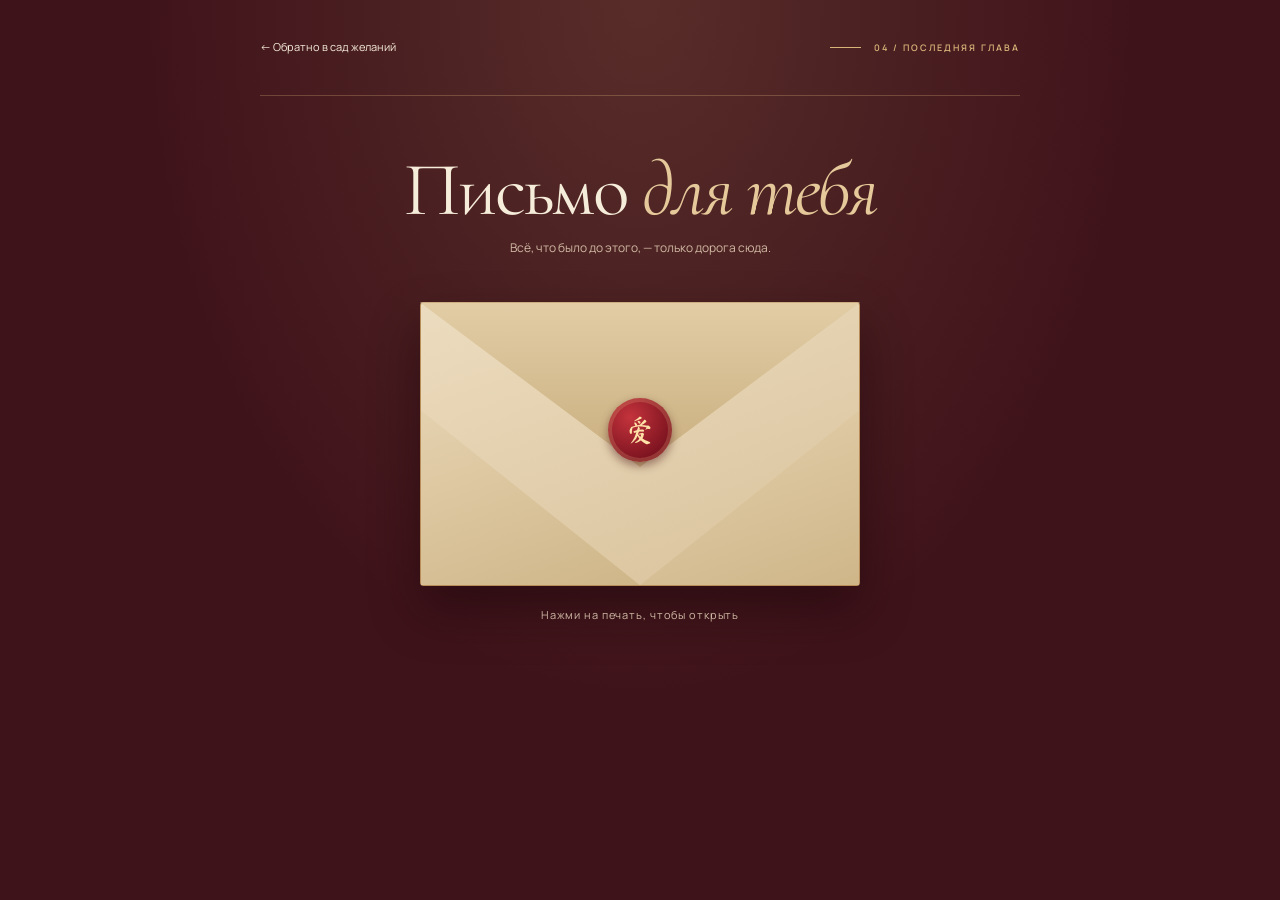
<file: letter.html>
<!doctype html>
<html lang="ru">
<head>
  <meta charset="UTF-8">
  <meta name="viewport" content="width=device-width, initial-scale=1">
  <meta name="theme-color" content="#3f131a">
  <title>Письмо для тебя — для Наташи</title>
  <link rel="preconnect" href="https://fonts.googleapis.com">
  <link rel="preconnect" href="https://fonts.gstatic.com" crossorigin>
  <link href="https://fonts.googleapis.com/css2?family=Cormorant+Garamond:ital,wght@0,400;0,500;0,600;1,400;1,500&family=Manrope:wght@400;500;600;700&family=Ma+Shan+Zheng&display=swap" rel="stylesheet">
  <style>
    :root { --wine:#511a20; --wine-deep:#3f131a; --paper:#f6ecda; --ink:#52282b; --gold:#d7b579; --muted:#d0b9a4; --line:rgba(221,184,126,.28); --serif:"Cormorant Garamond",Georgia,"Times New Roman",serif; --sans:Manrope,"Segoe UI",sans-serif; }
    *,*::before,*::after { box-sizing:border-box; }
    body { min-height:100vh; margin:0; color:var(--paper); background:radial-gradient(ellipse at 50% 0%,rgba(215,181,121,.16),transparent 55%),var(--wine-deep); font-family:var(--sans); font-size:14px; line-height:1.7; overflow-x:hidden; }
    a { color:inherit; text-decoration:none; }
    button { font:inherit; cursor:pointer; }
    button:focus-visible,a:focus-visible { outline:2px solid var(--gold); outline-offset:6px; }
    .wrap { width:min(760px,calc(100% - 32px)); margin-inline:auto; }
    .header { display:flex; align-items:center; justify-content:space-between; gap:20px; min-height:96px; border-bottom:1px solid var(--line); font-size:11px; }
    .header a { padding:10px 0; transition:color .2s; }
    .header a:hover { color:var(--gold); }
    .eyebrow { display:flex; align-items:center; gap:13px; margin:0; color:var(--gold); font-size:9px; font-weight:600; letter-spacing:.22em; text-transform:uppercase; }
    .eyebrow::before { content:""; width:31px; height:1px; background:currentColor; }
    main { padding:56px 0 80px; text-align:center; }
    h1 { margin:0 0 10px; font-family:var(--serif); font-size:clamp(44px,8vw,76px); font-weight:400; line-height:1; letter-spacing:-.03em; }
    h1 em { color:#e5c99a; }
    .lead { margin:0 auto 44px; max-width:420px; color:var(--muted); font-size:12px; }

    .envelope { position:relative; display:block; width:min(440px,100%); aspect-ratio:1.55; margin:0 auto; padding:0; border:0; background:none; perspective:900px; }
    .envelope-body { position:absolute; inset:0; border:1px solid #b88d58; border-radius:3px; background:linear-gradient(160deg,#ecdcbf,#d9c29b); box-shadow:0 24px 50px rgba(20,3,7,.45); }
    .envelope-body::before,.envelope-body::after { position:absolute; bottom:0; width:50%; height:62%; content:""; background:linear-gradient(160deg,#e4d1ae,#cfb689); }
    .envelope-body::before { left:0; clip-path:polygon(0 0,100% 100%,0 100%); }
    .envelope-body::after { right:0; clip-path:polygon(100% 0,100% 100%,0 100%); }
    .flap { position:absolute; z-index:2; top:0; left:0; width:100%; height:58%; background:linear-gradient(180deg,#e2cda6,#c9ae7e); clip-path:polygon(0 0,100% 0,50% 100%); transform-origin:50% 0; transition:transform .8s cubic-bezier(.5,0,.2,1); }
    .wax { position:absolute; z-index:3; top:45%; left:50%; display:grid; place-items:center; width:64px; height:64px; border-radius:50%; color:#ffe2a8; font-family:"Ma Shan Zheng",serif; font-size:30px; background:radial-gradient(circle at 35% 30%,#c4333c,#7d1420 70%); box-shadow:0 4px 10px rgba(60,5,12,.45),inset 0 0 0 4px rgba(255,210,150,.18); transform:translate(-50%,-50%); transition:opacity .4s ease,transform .4s ease; }
    .envelope-hint { position:absolute; z-index:3; bottom:-38px; left:0; right:0; color:var(--muted); font-size:11px; letter-spacing:.08em; }
    .envelope:hover .wax { transform:translate(-50%,-50%) scale(1.06); }
    .is-open .flap { transform:rotateX(180deg); }
    .is-open .wax,.is-open .envelope-hint { opacity:0; pointer-events:none; }

    .letter { max-height:0; overflow:hidden; opacity:0; transition:max-height 1.2s ease,opacity .8s ease .3s,margin .8s ease; }
    .is-open .letter { max-height:1600px; margin-top:-90px; opacity:1; }
    .paper { position:relative; z-index:4; padding:clamp(34px,7vw,64px) clamp(24px,7vw,64px) 48px; color:var(--ink); text-align:left; border:1px solid #d7b579; background:radial-gradient(circle at 18% 22%,rgba(215,181,121,.12) 0 2px,transparent 2.6px),var(--paper); background-size:22px 22px,auto; box-shadow:0 30px 60px rgba(20,3,7,.45); outline:1px solid rgba(110,30,36,.35); outline-offset:-10px; }
    .paper::after { position:absolute; right:22px; bottom:6px; color:rgba(168,23,34,.08); font-family:"Ma Shan Zheng",serif; font-size:9rem; line-height:1; content:"爱"; pointer-events:none; }
    .greeting { margin:0 0 22px; font-family:var(--serif); font-size:clamp(28px,5vw,38px); font-style:italic; color:#7d1b22; }
    .paper p { position:relative; z-index:1; margin:0 0 16px; font-family:var(--serif); font-size:clamp(18px,2.6vw,21px); line-height:1.65; }
    .paper .sign { margin:30px 0 0; text-align:right; font-style:italic; color:#7d1b22; }
    .paper .sign small { display:block; margin-top:2px; color:#9a705a; font-family:var(--sans); font-size:11px; font-style:normal; letter-spacing:.08em; }

    .ending { margin-top:46px; display:flex; flex-wrap:wrap; justify-content:center; gap:14px; }
    .ending a { display:inline-flex; align-items:center; min-height:50px; padding:0 22px; border:1px solid var(--gold); font-size:11px; font-weight:700; letter-spacing:.06em; transition:background .2s,color .2s; }
    .ending a.primary { color:var(--wine-deep); background:var(--paper); border-color:var(--paper); }
    .ending a:hover { color:var(--wine-deep); background:#ffefd1; }

    .petal { position:fixed; top:-20px; z-index:10; width:12px; height:12px; border-radius:60% 0 60% 0; pointer-events:none; background:#e8a3ad; opacity:.85; animation:petal-fall var(--t) linear forwards; }
    @keyframes petal-fall { to { transform:translate(var(--x),105vh) rotate(540deg); opacity:.2; } }
    @media (max-width:520px) { .header { min-height:76px; } main { padding-top:40px; } .is-open .letter { margin-top:-60px; } }
    @media (prefers-reduced-motion:reduce) { *,*::before,*::after { animation-duration:.01ms !important; transition-duration:.01ms !important; } }
  </style>
  <link rel="stylesheet" href="site-polish.css?v=chapter-1" />
</head>
<body>
  <header class="header wrap">
    <a href="lantern.html">← Обратно в сад желаний</a>
    <p class="eyebrow">04 / Последняя глава</p>
  </header>
  <main class="wrap" id="scene">
    <div data-reveal>
      <h1>Письмо <em>для тебя</em></h1>
      <p class="lead">Всё, что было до этого, — только дорога сюда.</p>
    </div>

    <button class="envelope" type="button" id="envelope" aria-controls="letter" aria-expanded="false">
      <span class="envelope-body" aria-hidden="true"></span>
      <span class="flap" aria-hidden="true"></span>
      <span class="wax" aria-hidden="true">爱</span>
      <span class="envelope-hint">Нажми на печать, чтобы открыть</span>
    </button>

    <section class="letter" id="letter" aria-live="polite" inert>
      <article class="paper">
        <!-- Текст письма можно менять: каждый абзац — отдельный <p>. -->
        <p class="greeting">Моя Наташечка,</p>
        <p>с днём рождения. Я сделал для тебя этот маленький мир — с фонариками, луной, садом и белым котёнком — потому что обычной открытки было бы мало для того, что я к тебе чувствую.</p>
        <p>Ты — моё чудо. Рядом с тобой даже самая обычная ночь становится светлой, а самые простые дни — моими любимыми.</p>
        <p>Я хочу встретить с тобой этот Новый год и каждый следующий. Хочу, чтобы мы жили вместе, смеялись, заботились друг о друге и радовались жизни. Что бы ни случилось — я на твоей стороне и всегда буду рядом.</p>
        <p>Пусть в этом году сбудется всё, что ты загадала, и ещё немного сверху.</p>
        <p class="sign">Люблю тебя бесконечно.<small>12 ноября · твой навсегда</small></p>
      </article>
      <nav class="ending" aria-label="Куда дальше">
        <a class="primary" href="cosmos.html">Вернуться в волшебный сад</a>
        <a href="index.html">Открыть открытку снова</a>
      </nav>
    </section>
  </main>
  <script>
    (() => {
      const envelope = document.getElementById('envelope');
      const letter = document.getElementById('letter');
      const scene = document.getElementById('scene');
      const reduced = window.matchMedia('(prefers-reduced-motion: reduce)');
      function petals() {
        if (reduced.matches) return;
        for (let i = 0; i < 36; i++) {
          const petal = document.createElement('i');
          petal.className = 'petal';
          petal.style.left = `${Math.random() * 100}vw`;
          petal.style.animationDelay = `${Math.random() * 1.6}s`;
          petal.style.setProperty('--t', `${4 + Math.random() * 3}s`);
          petal.style.setProperty('--x', `${-120 + Math.random() * 240}px`);
          if (i % 3 === 0) petal.style.background = '#f3d29a';
          document.body.appendChild(petal);
          setTimeout(() => petal.remove(), 9000);
        }
      }
      envelope.addEventListener('click', () => {
        if (scene.classList.contains('is-open')) return;
        scene.classList.add('is-open');
        envelope.setAttribute('aria-expanded', 'true');
        envelope.tabIndex = -1;
        letter.inert = false;
        petals();
        setTimeout(() => letter.scrollIntoView({ behavior: reduced.matches ? 'auto' : 'smooth', block: 'start' }), 700);
      });
    })();
  </script>
  <script src="site-polish.js?v=chapter-1" defer></script>
</body>
</html>
</file>
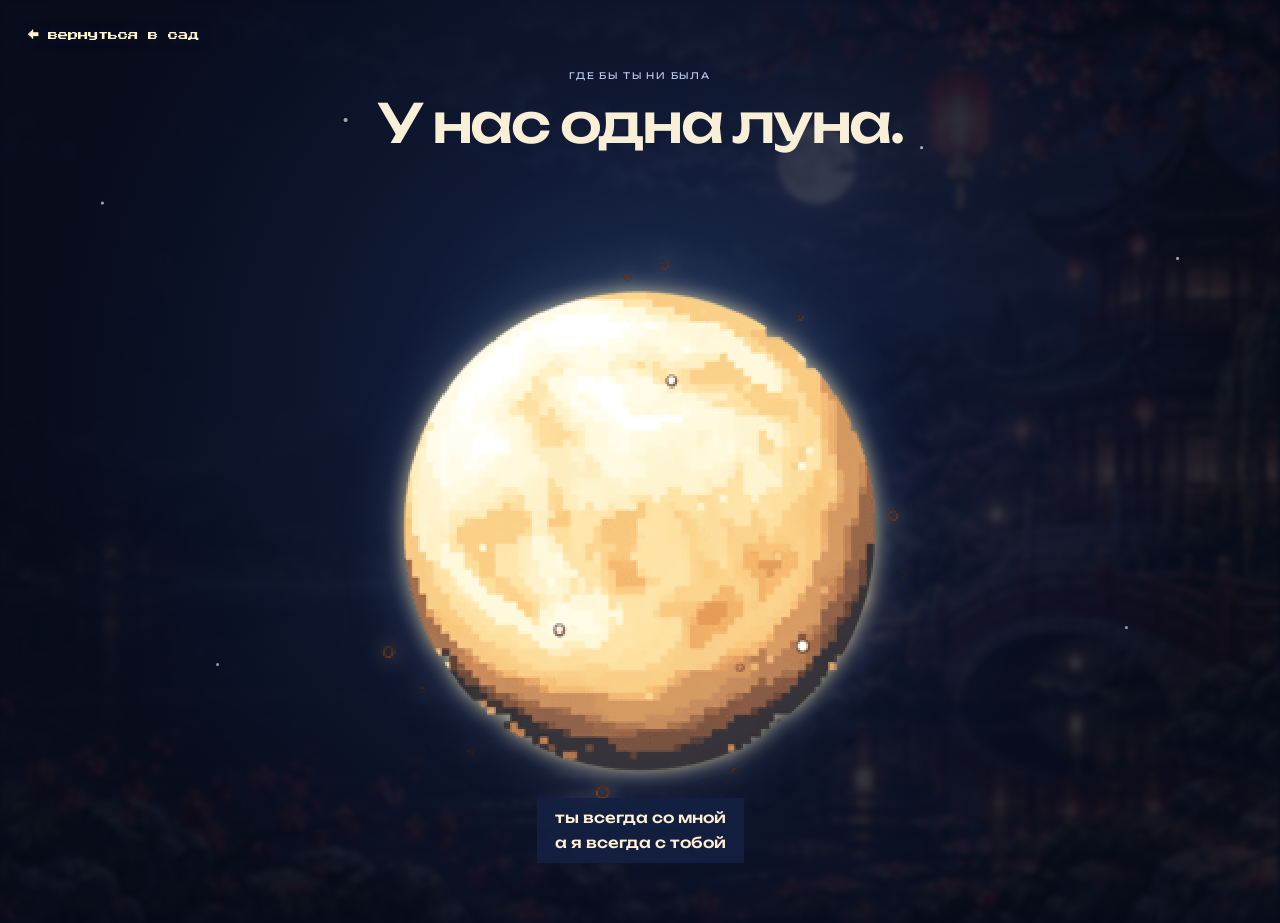
<file: moon.html>
<!doctype html>
<html lang="ru">
  <head>
    <meta charset="UTF-8" />
    <meta name="viewport" content="width=device-width, initial-scale=1.0" />
    <meta name="theme-color" content="#070b1b" />
    <title>Наша луна</title>
    <style>
      @import url("https://fonts.googleapis.com/css2?family=Press+Start+2P&family=Unbounded:wght@400;600;700&display=swap");
      :root { --night:#1b1407; --moon:#fffeee; --mist:#eeeab7; --gold:#ffd77a; }
      * { box-sizing:border-box; }
      html,body { min-height:100%; margin:0; }
      body { overflow:hidden; color:#f8f4eb; font-family:Unbounded,system-ui,sans-serif; background:#070b1b; }
      .night { position:relative; isolation:isolate; display:grid; min-height:100svh; place-items:center; padding:28px; overflow:hidden; background:radial-gradient(circle at 50% 42%,#24385f 0, #101a38 29%, #070b1b 72%); }
      .night::before,.night::after { position:absolute; z-index:-2; inset:0; content:""; pointer-events:none; }
      .night::before { opacity:.75; background-image:radial-gradient(circle at 8% 22%,#fff 0 1px,transparent 2px),radial-gradient(circle at 17% 72%,#d4e2ff 0 1px,transparent 2px),radial-gradient(circle at 27% 13%,#fff 0 1.5px,transparent 2.5px),radial-gradient(circle at 72% 16%,#fff 0 1px,transparent 2px),radial-gradient(circle at 88% 68%,#d4e2ff 0 1px,transparent 2px),radial-gradient(circle at 92% 28%,#fff 0 1px,transparent 2px); }
      .night::after { z-index:-1; opacity:.16; background:url("chinese-garden-pixel.webp") center / cover no-repeat; filter:blur(3px) saturate(.55); }
      .back { position:absolute; top:28px; left:28px; color:#fff4cf; font-family:"Press Start 2P",monospace; font-size:clamp(.48rem,1vw,.65rem); line-height:1.5; text-decoration:none; text-shadow:0 0 12px #111b37; }
      .back:hover { color:var(--gold); }
      .moon { position:relative; display:grid; width:min(72vw,690px); aspect-ratio:1; padding:0; border:0; place-items:end center; cursor:pointer; color:inherit; font:inherit; background:transparent; transition:transform .2s steps(3,end); }
      .moon-image { position:absolute; inset:0; display:block; width:100%; height:100%; object-fit:contain; image-rendering:pixelated; filter:drop-shadow(0 0 10px rgba(255,241,172,.72)) drop-shadow(0 0 27px rgba(136,163,225,.3)); transition:transform .2s steps(3,end),filter .2s ease; }
      .moon:hover,.moon:focus-visible { transform:translateY(-4px); }
      .moon:hover .moon-image,.moon:focus-visible .moon-image { filter:drop-shadow(0 0 14px rgba(255,246,183,.95)) drop-shadow(0 0 40px rgba(153,183,255,.53)); transform:scale(1.035); }
      .moon-title { position:relative; z-index:1; margin:0 0 clamp(34px,8vh,70px); padding:0 22px; color:#202b50; font-size:clamp(1.05rem,2.1vw,1.55rem); font-weight:700; line-height:1.5; text-align:center; text-shadow:0 1px rgba(255,255,255,.45); }
      .memory { position:fixed; z-index:4; inset:0; display:grid; place-items:center; padding:24px; visibility:hidden; opacity:0; pointer-events:none; background:rgba(1,4,14,.82); transition:opacity .32s ease,visibility 0s linear .32s; }
      .memory.open { visibility:visible; opacity:1; pointer-events:auto; transition:opacity .32s ease; }
      .memory-card { position:relative; width:min(746px,100%); padding:10px; border:3px solid #fff4cf; opacity:0; background:#1c294d; box-shadow:12px 12px 0 rgba(0,0,0,.38); transform:scale(.78) rotate(-2deg); }
      .memory.open .memory-card { animation:memory-open .7s cubic-bezier(.18,.9,.24,1.22) forwards; }
      .memory-card img { display:block; width:100%; max-height:75svh; object-fit:contain; }
      .close { position:absolute; top:-14px; right:-14px; width:34px; height:34px; border:2px solid #fff4cf; border-radius:50%; cursor:pointer; color:#33331d; font:700 1.1rem/1 Unbounded,sans-serif; background:#ffd77a; }
      .starfall { position:fixed; z-index:5; inset:0; overflow:hidden; pointer-events:none; }
      .falling-star { position:absolute; top:var(--top,-28px); left:var(--left); color:var(--star-color); font-family:Georgia,serif; font-size:var(--size,14px); line-height:1; opacity:0; text-shadow:0 0 5px currentColor,0 0 12px currentColor; animation:star-fall var(--duration) var(--delay) linear forwards; }
      .opening-effects { position:fixed; z-index:6; inset:0; overflow:hidden; pointer-events:none; }
      .moon-flash { position:absolute; inset:0; background:radial-gradient(circle at 50% 50%,rgba(255,252,224,.95) 0 2%,rgba(255,213,169,.52) 15%,rgba(255,170,204,.16) 34%,transparent 64%); animation:moon-flash .8s ease-out forwards; }
      .sparkle { position:absolute; top:50%; left:50%; color:var(--sparkle-color); font-family:"Press Start 2P",monospace; font-size:var(--sparkle-size); line-height:1; opacity:0; text-shadow:0 0 8px currentColor,0 0 18px currentColor; animation:sparkle-burst var(--sparkle-duration) var(--sparkle-delay) cubic-bezier(.15,.7,.24,1) forwards; }
      @keyframes memory-open { 0% { opacity:0; transform:scale(.72) rotate(-4deg); filter:brightness(1.9); } 55% { opacity:1; transform:scale(1.035) rotate(.7deg); filter:brightness(1.2); } 100% { opacity:1; transform:scale(1) rotate(0); filter:brightness(1); } }
      @keyframes star-fall { 0% { opacity:0; transform:translate3d(0,-5vh,0) rotate(0) scale(.7); } 8% { opacity:.9; } 28% { transform:translate3d(var(--sway),25vh,0) rotate(75deg) scale(1); } 52% { opacity:.62; transform:translate3d(var(--crosswind),52vh,0) rotate(175deg) scale(.9); } 76% { opacity:1; transform:translate3d(var(--drift),82vh,0) rotate(270deg) scale(.82); } 100% { opacity:0; transform:translate3d(calc(var(--drift) + var(--sway)),111vh,0) rotate(360deg) scale(.65); } }
      @keyframes moon-flash { 0% { opacity:0; transform:scale(.72); } 24% { opacity:1; } 100% { opacity:0; transform:scale(1.35); } }
      @keyframes sparkle-burst { 0% { opacity:0; transform:translate(-50%,-50%) scale(.2) rotate(0); } 18% { opacity:1; } 100% { opacity:0; transform:translate(calc(-50% + var(--move-x)),calc(-50% + var(--move-y))) scale(1.25) rotate(var(--twist)); } }
      button:focus-visible,a:focus-visible { outline:3px solid #fff; outline-offset:4px; }
      @media (max-width:650px) { .night { align-items:center; padding:80px 20px 140px; } .back { top:22px; left:20px; } .moon { width:min(90vw,560px); } }
      @media (prefers-reduced-motion:reduce) { *,*::before,*::after { animation:none !important; transition-duration:.01ms !important; } }
    </style>
    <link rel="stylesheet" href="site-polish.css?v=chapter-1" />
  </head>
  <body class="moon-page">
    <main class="night">
      <a class="back" href="cosmos.html">← вернуться в сад</a>
      <div class="moon-heading" data-reveal><p>Где бы ты ни была</p><h1>У нас одна луна.</h1></div>
      <div class="moon-viewport" id="moon-viewport" role="region" aria-label="Луна крупным планом" tabindex="0">
        <button class="moon" id="open-memory" type="button" aria-label="Открыть фото-воспоминание" aria-haspopup="dialog"><img class="moon-image" src="pixel-moon.png" alt="" aria-hidden="true" /><span class="moon-title">ты всегда со мной <br />а я всегда с тобой</span></button>
      </div>
    </main>
    <div class="opening-effects" id="opening-effects" aria-hidden="true"></div>
    <div class="memory" id="memory" role="dialog" aria-modal="true" aria-label="Картинка-воспоминание" aria-hidden="true" inert>
      <div class="memory-card"><button class="close" id="close-memory" type="button" aria-label="Закрыть картинку">×</button><img src="moon-memory.jpg" alt="Коллаж с луной и фотографиями" /></div>
    </div>
    <div class="starfall" aria-hidden="true"></div>
    <script>
      const memory = document.getElementById('memory');
      const openMemory = document.getElementById('open-memory');
      const closeMemory = document.getElementById('close-memory');
      const effects = document.getElementById('opening-effects');
      const moonViewport = document.getElementById('moon-viewport');
      let moonCenterFrame = 0;
      function centerMoon() {
        cancelAnimationFrame(moonCenterFrame);
        moonCenterFrame = requestAnimationFrame(() => {
          moonViewport.scrollLeft = Math.max(0, (moonViewport.scrollWidth - moonViewport.clientWidth) / 2);
          moonViewport.scrollTop = Math.max(0, (moonViewport.scrollHeight - moonViewport.clientHeight) / 2);
        });
      }
      new ResizeObserver(centerMoon).observe(moonViewport);
      window.addEventListener('resize', centerMoon);
      centerMoon();
      let lastHoverStars = 0;
      function makeStars(count = 32, fromButton = false) {
        if (window.matchMedia('(prefers-reduced-motion: reduce)').matches) return;
        const starfall = document.querySelector('.starfall');
        const colors = ['#fff5cf', '#dce8ff', '#ffe6f0', '#ffffff'];
        const symbols = ['✦', '✧', '✦', '⋆'];
        const buttonBounds = openMemory.getBoundingClientRect();
        for (let index = 0; index < count; index++) {
          const star = document.createElement('span');
          star.className = 'falling-star';
          star.textContent = symbols[index % symbols.length];
          const start = fromButton ? buttonBounds.left + buttonBounds.width * (.1 + Math.random() * .8) : Math.random() * window.innerWidth;
          star.style.setProperty('--left', `${start}px`);
          star.style.setProperty('--top', fromButton ? `${buttonBounds.top - 20 + Math.random() * 20}px` : `${-34 - Math.random() * 90}px`);
          star.style.setProperty('--sway', `${-45 + Math.random() * 90}px`);
          star.style.setProperty('--drift', `${-100 + Math.random() * 200}px`);
          star.style.setProperty('--crosswind', `${-45 + Math.random() * 90}px`);
          star.style.setProperty('--size', `${9 + Math.random() * 9}px`);
          star.style.setProperty('--duration', `${14 + Math.random() * 8}s`);
          star.style.setProperty('--delay', `${Math.random() * (fromButton ? .35 : 1.4)}s`);
          star.style.setProperty('--star-color', colors[index % colors.length]);
          star.addEventListener('animationend', () => star.remove(), { once:true });
          starfall.appendChild(star);
        }
      }
      function makeOpeningEffects() {
        if (window.matchMedia('(prefers-reduced-motion: reduce)').matches) return;
        effects.replaceChildren();
        const flash = document.createElement('i');
        flash.className = 'moon-flash';
        effects.appendChild(flash);
        const symbols = ['✦', '✧', '·', '✦'];
        const colors = ['#fff4ba', '#ffd0df', '#bcd8ff', '#ffe8f3'];
        for (let index = 0; index < 34; index++) {
          const sparkle = document.createElement('i');
          const angle = Math.random() * Math.PI * 2;
          const distance = 90 + Math.random() * Math.min(window.innerWidth, window.innerHeight) * .43;
          sparkle.className = 'sparkle';
          sparkle.textContent = symbols[index % symbols.length];
          sparkle.style.setProperty('--move-x', `${Math.cos(angle) * distance}px`);
          sparkle.style.setProperty('--move-y', `${Math.sin(angle) * distance}px`);
          sparkle.style.setProperty('--twist', `${-180 + Math.random() * 540}deg`);
          sparkle.style.setProperty('--sparkle-size', `${8 + Math.random() * 15}px`);
          sparkle.style.setProperty('--sparkle-duration', `${.8 + Math.random() * .75}s`);
          sparkle.style.setProperty('--sparkle-delay', `${Math.random() * .16}s`);
          sparkle.style.setProperty('--sparkle-color', colors[index % colors.length]);
          sparkle.addEventListener('animationend', () => sparkle.remove(), { once:true });
          effects.appendChild(sparkle);
        }
        flash.addEventListener('animationend', () => flash.remove(), { once:true });
      }
      function showMemory() { memory.inert = false; document.querySelector('.night').inert = true; memory.classList.add('open'); memory.setAttribute('aria-hidden', 'false'); makeOpeningEffects(); makeStars(48); closeMemory.focus(); }
      function hideMemory() { document.querySelector('.night').inert = false; memory.inert = true; memory.classList.remove('open'); memory.setAttribute('aria-hidden', 'true'); openMemory.focus(); }
      openMemory.addEventListener('click', showMemory);
      openMemory.addEventListener('pointerenter', () => { if (Date.now() - lastHoverStars > 900) { makeStars(16, true); lastHoverStars = Date.now(); } });
      openMemory.addEventListener('focus', () => { if (Date.now() - lastHoverStars > 900) { makeStars(16, true); lastHoverStars = Date.now(); } });
      closeMemory.addEventListener('click', hideMemory);
      memory.addEventListener('click', (event) => { if (event.target === memory) hideMemory(); });
      document.addEventListener('keydown', (event) => { if (!memory.classList.contains('open')) return; if (event.key === 'Escape') hideMemory(); if (event.key === 'Tab') { event.preventDefault(); closeMemory.focus(); } });
      makeStars(72);
      window.setInterval(() => makeStars(10), 850);
    </script>
    <script src="site-polish.js?v=chapter-1" defer></script>
  </body>
</html>
</file>
<file: music-player.css>
.music-atmosphere { position:fixed; z-index:0; inset:0; overflow:hidden; pointer-events:none; opacity:0; transition:opacity 1.2s ease; }
.music-is-playing .music-atmosphere { opacity:1; }
.music-halo { position:absolute; inset:-10%; background:radial-gradient(ellipse at 76% 40%,#ebbe761c,transparent 41%),radial-gradient(ellipse at 55% 76%,#e397a71c,transparent 48%); transform:scale(.98); }
.music-is-playing .music-halo { animation:music-halo-breathe 6.5s ease-in-out infinite alternate; }
.music-notes { position:absolute; inset:0; overflow:hidden; pointer-events:none; }
.paper-note { --note-opacity:.68; position:absolute; bottom:-50px; left:var(--x,70%); display:grid; place-items:center; width:28px; height:34px; color:#925763; background:#f2dfbce8; border:1px solid #b896634d; box-shadow:2px 3px 0 #69463522; clip-path:polygon(4% 0,100% 3%,96% 28%,100% 60%,94% 98%,4% 100%,0 64%,3% 32%); font:24px/1 Georgia,serif; opacity:0; pointer-events:none; }
.paper-note:nth-child(3n) { color:#95784d; background:#ecd8b9e6; width:24px; height:29px; font-size:19px; }
.paper-note:nth-child(3n + 2) { color:#976170; background:#edcfcbe6; }
.music-is-playing .paper-note { animation:paper-note-rise var(--duration,10s) linear var(--delay,0s) both; }
.player { max-height:calc(100svh - 30px); overflow-y:auto; overscroll-behavior:contain; scrollbar-width:thin; scrollbar-color:#c49a62 #471526; }
.player::-webkit-scrollbar { width:7px; }.player::-webkit-scrollbar-track { background:#471526; }.player::-webkit-scrollbar-thumb { background:#c49a62; border:1px solid #471526; }
.player-shell { min-width:0; }
.player-head { min-height:35px; margin-right:50px; }
.close-player { top:11px; right:12px; width:44px; height:44px; }
.deck { grid-template-columns:145px minmax(0,1fr); }
.deck > div { min-width:0; }
.song-name,.song-detail,.listening-caption { overflow-wrap:anywhere; }
.song-name { display:-webkit-box; -webkit-box-orient:vertical; -webkit-line-clamp:3; line-clamp:3; overflow:hidden; }
.song-timestamp { display:inline-flex; align-items:center; gap:5px; margin:9px 0 0; padding:4px 6px; border:1px solid #d4aa6c65; color:#f4d79e; background:#39122766; font-family:"Press Start 2P",monospace; font-size:.46rem; line-height:1.6; letter-spacing:.025em; }
.listening-caption { margin:8px 0 0; color:#dfb2ad; font-size:.56rem; line-height:1.65; }
.music-options { position:relative; z-index:1; display:flex; align-items:center; justify-content:space-between; flex-wrap:wrap; gap:1px 14px; margin:5px 0 0; }
.music-effects-toggle { display:inline-flex; align-items:center; min-height:44px; padding:6px 0; border:0; color:#e2b8a4; background:none; font:inherit; font-size:.54rem; line-height:1.6; cursor:pointer; text-align:left; }
.music-effects-toggle[aria-pressed="true"] { color:#f4d59c; }.music-effects-toggle:hover { color:#fff0c3; }
.record-stage { transition:box-shadow .65s,background .65s; }
#music-player.is-playing .record-stage { background:#41162e; box-shadow:inset 4px 4px #783045,inset -4px -4px #2d0f24,0 0 17px #ebb8721f; }
#music-player.is-playing .player-head { color:#fff0be; }
#music-player.is-playing .player-head::after { position:absolute; top:5px; right:-16px; width:5px; height:5px; content:""; background:#f7d493; box-shadow:0 0 8px #f7d49380; }
.player-controls button { min-height:44px; transition:background .18s,color .18s,opacity .18s; }
.player-controls button:disabled { opacity:.48; cursor:default; box-shadow:1px 1px #2d1127; }
.start:hover:not(:disabled) { background:#ffe2a2; }.stop:hover:not(:disabled) { background:#68213d; }
.close-player:hover { color:#fff6dd; background:#70243e; }
.player button:focus-visible,.player a:focus-visible { outline:2px solid #fff0c5; outline-offset:3px; }
@keyframes music-halo-breathe { from { opacity:.68; transform:scale(.98); } to { opacity:1; transform:scale(1.04); } }
@keyframes paper-note-rise {
  0% { opacity:0; transform:translate3d(0,18px,0) rotate(calc(var(--turn,32deg) * -.35)) scale(.9); }
  12% { opacity:var(--note-opacity); }
  72% { opacity:.38; }
  100% { opacity:0; transform:translate3d(var(--drift,45px),calc(-100svh - 110px),0) rotate(var(--turn,32deg)) scale(.68); }
}
@media (max-width:650px) {
  .player { max-height:calc(100svh - 30px); padding:7px; }
  .player-shell { padding:16px 14px 13px; }
  .deck { grid-template-columns:123px minmax(0,1fr); gap:10px; }
  .close-player { top:10px; right:11px; }
  .song-name { font-size:.7rem; }.song-detail { font-size:.55rem; }.listening-caption { font-size:.52rem; }
  .song-timestamp { font-size:.43rem; padding:4px 5px; }
  .music-options { gap:0 10px; }.music-effects-toggle { font-size:.5rem; }
  .paper-note { --note-opacity:.55; width:23px; height:29px; font-size:21px; }
  .paper-note:nth-child(3n) { width:21px; height:26px; font-size:18px; }
}
@media (prefers-reduced-motion:reduce) {
  .music-atmosphere { transition:none; }.music-halo { animation:none!important; transform:none; opacity:.7; }.music-notes { display:none; }
  .paper-note { animation:none!important; }.record-stage,.player-controls button { transition:none; }
}
.motion-paused .music-halo,.motion-paused .paper-note { animation:none!important; }
.motion-paused .music-notes { display:none; }
.quick-music-stop { position:fixed; z-index:9; top:max(16px,env(safe-area-inset-top)); right:max(16px,env(safe-area-inset-right)); min-height:44px; padding:10px 14px; border:1px solid #f4ce7980; border-radius:3px; color:#ffe0a1; background:#32152ee8; font-family:"Press Start 2P",monospace; font-size:.53rem; line-height:1.5; cursor:pointer; }
.quick-music-stop:hover { background:#57162d; border-color:#f4ce79; }
.quick-music-stop[hidden],.player.is-open ~ .quick-music-stop { display:none; }
.music-video { position:relative; z-index:1; min-width:200px; min-height:200px; margin-top:13px; border:2px solid #d48b55; background:#210a1d; }
.music-video > div { display:grid; place-items:center; min-height:200px; color:#dfb2ad; font-size:.6rem; text-align:center; }
.music-video iframe { display:block; width:100%; height:200px; border:0; }
.music-source-link { position:relative; z-index:1; display:block; margin:9px 0 0; color:#f4d59c; font-size:.55rem; line-height:1.7; text-align:center; text-underline-offset:3px; }
.music-source-link:hover { color:#fff0c3; }
.is-site-page .quick-music-stop { top:max(116px,env(safe-area-inset-top)); }
@media (max-width:650px) { .is-site-page .quick-music-stop { top:max(100px,env(safe-area-inset-top)); } }
</file>
<file: site-navigation.css>
.scene[hidden] { display:none; }
body.is-site-page { overflow:hidden; }
.site-frame { position:fixed; inset:0; z-index:2; width:100%; height:100%; border:0; background:#08081a; }
.open-player.is-playing .button-icon { color:#fff5de; background:#a34251; }
</file>
<file: site-polish.css>
/* Each chapter keeps its own palette; these rules only connect the story. */
.site-chapter { display:flex; align-items:center; justify-content:space-between; gap:24px; width:100%; }
.site-chapter-label { display:flex; align-items:center; gap:13px; margin:0; font:600 10px/1.6 system-ui,sans-serif; letter-spacing:.17em; text-transform:uppercase; }
.site-chapter-label b { display:grid; place-items:center; width:30px; height:30px; border:1px solid currentColor; font-size:10px; letter-spacing:0; }
.site-chapter a { display:inline-flex; align-items:center; gap:10px; min-height:44px; color:inherit; font:500 11px/1.5 system-ui,sans-serif; letter-spacing:.02em; text-decoration:none; }
.site-chapter a:hover { text-decoration:underline; text-underline-offset:5px; }
.site-chapter a:focus-visible { outline:2px solid currentColor; outline-offset:5px; }
.polish-ready [data-reveal] { opacity:0; transform:translateY(18px); transition:opacity .7s ease,transform .7s cubic-bezier(.2,.7,.2,1); }
.polish-ready [data-reveal].is-revealed { opacity:1; transform:none; }

/* The first chapter: a keepsake, with the original birthday surprises inside. */
.birthday-page main { display:grid; place-items:center; max-width:950px; margin:auto; padding:34px 18px; }
.birthday-page .card { width:min(790px,100%); padding:54px clamp(26px,7vw,85px) 48px; border:1px solid #dfb774; outline-offset:-13px; background-color:#fff6e6; box-shadow:0 36px 100px #1e020956,inset 0 0 45px #bd7d1b0d; }
.birthday-page .date { margin-bottom:23px; font-size:.67rem; letter-spacing:.25em; }
.birthday-page .seal { width:60px; height:60px; margin:16px auto 25px; font-size:1.9rem; }
.birthday-page h1 { font-size:clamp(4rem,11.6vw,7.3rem); }
.birthday-page .translation { max-width:540px; margin:20px auto 0; font-size:clamp(.82rem,2vw,1rem); line-height:1.7; letter-spacing:.09em; }
.birthday-page .message { max-width:505px; font-size:clamp(1.02rem,2vw,1.2rem); line-height:1.85; }
.birthday-page .gift-area { display:flex; flex-direction:column; align-items:center; margin-top:30px; }
.birthday-page #gift-button { min-height:50px; min-width:245px; }
.birthday-page .game-button { min-height:48px; font-family:Comfortaa,sans-serif; font-size:.75rem; letter-spacing:.02em; }
.birthday-page .cat-game { width:100%; }
.birthday-page .cat-game.open { max-height:880px; }
.birthday-page .game-title { font-family:Comfortaa,sans-serif; font-size:clamp(1.1rem,3vw,1.45rem); font-weight:700; line-height:1.55; }
.birthday-page .game-translation { line-height:1.8; }
.birthday-page .cat-picture { padding:12px; gap:8px; background:#f2e1c840; border-color:#d4b17b; }
.birthday-page button.cat { border-radius:2px; }
.birthday-page .final-surprise small { font-size:.76rem; line-height:1.8; }
.birthday-page .tiny-link { display:inline-flex; align-items:center; justify-content:center; gap:22px; min-height:46px; margin-top:19px; padding:10px 22px; border-radius:1px; color:#fff0ca; background:#8c1d2a; border-color:#8c1d2a; font-size:.7rem; }
.birthday-page button:focus-visible,.birthday-page a:focus-visible { outline:2px solid #9c2839; outline-offset:5px; }

/* The garden keeps its pixel art and the scene's moon and lantern links. */
.garden-page .scene { min-height:100svh; align-items:flex-start; flex-direction:column; justify-content:center; gap:0; padding:clamp(32px,6vw,84px) clamp(26px,6.1vw,100px); }
.garden-page .scene::before { background-image:linear-gradient(90deg,#050819ed,#07091bae 35%,#080b1b25 78%,#080b1b47),url("chinese-garden-pixel.webp"); }
.garden-page .scene::after { background:linear-gradient(0deg,#070919d9,transparent 30%),radial-gradient(ellipse at 23% 44%,#4b395345,transparent 43%); }
.garden-page .site-chapter { position:absolute; z-index:4; top:27px; left:clamp(26px,6.1vw,100px); width:calc(100% - clamp(52px,12.2vw,200px)); padding-bottom:20px; border-bottom:1px solid #f3dfba26; color:#fff0cb; }
.garden-page .site-chapter-label { font-family:Unbounded,system-ui,sans-serif; font-size:9px; letter-spacing:.1em; }
.garden-page:has(#quick-stop-track:not([hidden])) .site-chapter a { margin-right:94px; }
.garden-page .content { width:min(660px,100%); }
.garden-page .kicker { margin-bottom:23px; font-family:Unbounded,sans-serif; font-size:10px; letter-spacing:.15em; color:#e4c69c; text-shadow:none; }
.garden-page .kicker::before { width:23px; height:1px; box-shadow:none; }
.garden-page h1 { max-width:660px; font-size:clamp(3rem,6.35vw,6.1rem); letter-spacing:-.065em; line-height:1.06; text-wrap:initial; text-shadow:0 3px 25px #07081a; }
.garden-page h1 span { display:block; margin-top:12px; font-size:.59em; letter-spacing:-.045em; line-height:1.18; }
.garden-page .copy { max-width:540px; margin-top:26px; color:#e3d9e9; font-size:clamp(.84rem,1.1vw,.98rem); font-weight:400; line-height:1.9; letter-spacing:-.015em; }
.garden-page .copy strong { display:block; margin-top:9px; font-weight:500; color:#f4d9a9; }
.garden-page .open-player { margin-top:25px; padding:7px 16px 7px 7px; font-size:.7rem; }
.garden-page .signature { display:flex; align-items:center; gap:12px; margin-top:27px; color:#d8c6cd; font-family:Unbounded,sans-serif; font-size:10px; font-weight:400; letter-spacing:.02em; }
.garden-page .signature::before { width:27px; height:1px; content:""; background:#d8c6cd73; }
.garden-page .garden-paths { position:relative; z-index:4; display:grid; grid-template-columns:repeat(3,minmax(0,1fr)); gap:13px; width:min(1040px,100%); margin-top:40px; }
.garden-page .garden-path { display:grid; grid-template-columns:69px minmax(0,1fr) 15px; align-items:center; gap:14px; min-height:102px; padding:13px; border:1px solid #eddbc332; color:#fff0d6; text-decoration:none; background:#141022b5; backdrop-filter:blur(12px); transition:background .25s ease,border-color .25s ease,transform .25s ease; }
.garden-page .garden-path:hover { transform:translateY(-4px); background:#25152dc9; border-color:#d8b2769c; }
.garden-page .path-image { display:block; width:69px; height:73px; object-fit:cover; }
.garden-page .path-moon { padding:8px; background:#222d4d; object-fit:contain; image-rendering:pixelated; }
.garden-page .path-copy { min-width:0; }
.garden-page .path-copy small { display:block; margin-bottom:7px; color:#d0bba8; font-size:8px; line-height:1.4; letter-spacing:.12em; text-transform:uppercase; }
.garden-page .path-copy strong { display:block; font-size:clamp(10px,.9vw,13px); font-weight:500; line-height:1.5; }
.garden-page .path-copy span { display:block; margin-top:4px; color:#c4b6c5; font-size:9px; line-height:1.5; }
.garden-page .path-arrow { align-self:start; padding-top:2px; font-family:system-ui,sans-serif; font-size:18px; color:#e6c996; }

/* A quieter interlude, with a clear invitation to open the memory. */
.moon-page { overflow-y:auto; }
.moon-page .night { --moon-size:min(87vw,735px); display:flex; flex-direction:column; justify-content:center; min-height:100svh; padding:70px 28px 26px; }
.moon-page .site-chapter { position:absolute; z-index:2; top:27px; left:clamp(24px,5vw,75px); width:calc(100% - clamp(48px,10vw,150px)); padding-bottom:20px; border-bottom:1px solid #bcd2ec24; color:#e3e7f8; }
.moon-page .site-chapter .back { position:static; font-family:Unbounded,system-ui,sans-serif; font-size:10px; }
.moon-page .moon-heading { position:relative; z-index:1; margin:0; padding-inline:10px; text-align:center; }
.moon-page .moon-heading p { margin:0 0 12px; color:#b5c3e4; font-size:9px; letter-spacing:.2em; text-transform:uppercase; }
.moon-page .moon-heading h1 { margin:0; color:#f9eed6; font-size:clamp(2rem,4.2vw,4.4rem); letter-spacing:-.045em; line-height:1.15; font-weight:500; }
.moon-page .moon-viewport { position:relative; width:min(100%,1550px); height:clamp(280px,calc(100svh - 176px),1470px); margin-top:18px; overflow:auto; overscroll-behavior:contain; scrollbar-width:thin; scrollbar-color:#7885a080 #0d1731; color-scheme:dark; }
.moon-page .moon-viewport:focus-visible { outline:2px solid #e5e9fa; outline-offset:4px; }
.moon-page .moon { width:var(--moon-size); max-width:none; margin:40px auto; flex-shrink:0; }
.moon-page .moon-title { max-width:85%; margin-bottom:40px; padding:8px 18px; color:#fff0d3; background:#142042eb; text-shadow:none; font-size:clamp(.78rem,1.15vw,1rem); font-weight:500; line-height:1.65; }
.moon-page .moon-caption { position:relative; z-index:1; margin:6px 0 0; color:#c7d1e7; font-size:10px; line-height:1.7; text-align:center; }
.moon-page .moon-caption span { display:block; margin-top:11px; color:#889bc6; font-size:9px; }
.moon-page .memory { z-index:10; }
.moon-page .memory-card { width:min(760px,100%); padding:9px; border:1px solid #dccca7; background:#141c35; box-shadow:0 30px 100px #020411b0; }
.moon-page .close { width:44px; height:44px; border-radius:0; top:-12px; right:-12px; }

/* The wishes chapter gains readable type and an explicit entrance to Noir. */
.wishes-page .header { min-height:106px; }
.wishes-page .nav { font-size:12px; }
.wishes-page .brand-name small { font-size:9px; letter-spacing:.15em; }
.wishes-page .hero { gap:44px; padding-top:70px; padding-bottom:70px; }
.wishes-page .hero-copy { max-width:570px; }
.wishes-page .eyebrow { font-size:10px; letter-spacing:.16em; }
.wishes-page h1 { margin-right:0; font-size:clamp(62px,6.5vw,98px); }
.wishes-page .hero-description { max-width:415px; font-size:14px; line-height:1.95; }
.wishes-page .primary-link { min-height:56px; font-size:12px; }
.wishes-page .hero-footnote { font-size:10px; }
.wishes-page .hero-base { font-size:9px; letter-spacing:.1em; }
.wishes-page .quiet-mode { min-height:44px; }
.wishes-page .wish-copy { max-width:450px; font-size:13px; line-height:1.95; }
.wishes-page .wish-form label { font-size:10px; }
.wishes-page .wish-input { font-size:14px; min-height:47px; }
.wishes-page .launch-button { font-size:12px; min-height:55px; }
.wishes-page .wish-status { font-size:11px; line-height:1.8; }
.wishes-page .letter-topline { font-size:9px; }
.wishes-page .closing { padding-top:32px; padding-bottom:32px; }
.wishes-page .closing a { min-height:44px; display:inline-flex; align-items:center; gap:8px; font-size:11px; }

@media (max-width:1000px) {
  .garden-page .garden-paths { gap:9px; }
  .garden-page .garden-path { grid-template-columns:50px minmax(0,1fr) 12px; gap:10px; padding:10px; }
  .garden-page .path-image { width:50px; height:66px; }
  .garden-page .path-copy span { display:none; }
  .wishes-page .hero { gap:20px; }
  .wishes-page h1 { font-size:clamp(58px,7.5vw,82px); }
  .wishes-page .hero-description { font-size:13px; }
}
@media (max-width:650px) {
  .site-chapter { gap:12px; }
  .site-chapter-label { gap:9px; font-size:8px; letter-spacing:.07em; }
  .site-chapter-label b { width:27px; height:27px; }
  .site-chapter a { font-size:10px; }
  .birthday-page main { padding:18px 14px 30px; }
  .birthday-page .card { padding:59px 24px 40px; outline-offset:-9px; }
  .birthday-page .date { margin-bottom:20px; }
  .birthday-page .seal { margin-top:15px; }
  .birthday-page h1 { font-size:clamp(3.6rem,15vw,5.3rem); }
  .birthday-page .translation { font-size:.78rem; letter-spacing:.04em; }
  .birthday-page .message { font-size:1rem; }
  .birthday-page #gift-button { min-width:0; max-width:100%; font-size:.74rem; letter-spacing:.035em; }
  .birthday-page .cat-picture { padding:7px; gap:5px; }
  .birthday-page button.cat { min-height:0; }
  .garden-page .scene { min-height:100svh; padding:64px 23px 40px; }
  .garden-page .scene::before { background-image:linear-gradient(0deg,#080a1dec 4%,#080a1dc7 45%,#080a1d6b 100%),url("chinese-garden-pixel.webp"); }
  .garden-page .site-chapter { top:17px; left:23px; width:calc(100% - 46px); padding-bottom:14px; }
  .garden-page .site-chapter-label { font-size:8px; }
  .garden-page:has(#quick-stop-track:not([hidden])) .site-chapter a { position:absolute; top:46px; right:0; margin-right:0; min-height:35px; }
  .garden-page .kicker { margin-bottom:21px; font-size:8px; }
  .garden-page h1 { font-size:clamp(2.7rem,12vw,4.2rem); letter-spacing:-.065em; }
  .garden-page h1 span { font-size:.66em; max-width:370px; }
  .garden-page .copy { margin-top:22px; font-size:.82rem; line-height:1.85; }
  .garden-page .open-player { margin-top:22px; }
  .garden-page .signature { margin-top:24px; font-size:9px; }
  .garden-page .garden-paths { grid-template-columns:1fr; gap:9px; margin-top:30px; }
  .garden-page .garden-path { grid-template-columns:53px minmax(0,1fr) 17px; min-height:75px; padding:9px 12px; gap:14px; backdrop-filter:blur(8px); }
  .garden-page .path-image { width:53px; height:55px; }
  .garden-page .path-copy small { margin-bottom:4px; font-size:7px; }
  .garden-page .path-copy strong { font-size:12px; }
  .garden-page .path-copy span { display:block; margin-top:3px; font-size:9px; }
  .moon-page .night { --moon-size:min(132vw,630px); min-height:100svh; padding:64px 20px 24px; }
  .moon-page .site-chapter { top:17px; left:23px; width:calc(100% - 46px); padding-bottom:14px; }
  .moon-page .site-chapter .back { font-size:8px; }
  .moon-page .moon-heading p { font-size:8px; }
  .moon-page .moon-heading h1 { font-size:clamp(1.85rem,8vw,2.8rem); }
  .moon-page .moon { width:var(--moon-size); margin:40px auto; }
  .moon-page .moon-title { margin-bottom:28px; padding-inline:10px; font-size:clamp(.68rem,3.2vw,.9rem); }
  .moon-page .moon-caption { max-width:280px; font-size:10px; }
  .moon-page .memory { padding:18px; }
  .wishes-page .header { min-height:92px; }
  .wishes-page .brand-name { max-width:190px; font-size:20px; }
  .wishes-page .brand-name small { font-size:7px; letter-spacing:.07em; }
  .wishes-page .nav a { font-size:10px; }
  .wishes-page .hero { padding-top:43px; padding-bottom:40px; gap:33px; }
  .wishes-page h1 { font-size:clamp(48px,13.5vw,74px); }
  .wishes-page .eyebrow { font-size:9px; letter-spacing:.1em; }
  .wishes-page .hero-description { max-width:400px; font-size:13px; margin-top:22px; }
  .wishes-page .hero-footnote { font-size:10px; line-height:1.7; }
  .wishes-page .hero-art { min-height:420px; }
  .wishes-page .hero-base { font-size:8px; }
  .wishes-page .wishes { padding:58px 0 62px; }
  .wishes-page .wish-copy { font-size:13px; }
  .wishes-page .wish-input { font-size:16px; }
  .wishes-page .launch-button { font-size:11px; }
}
@media (prefers-reduced-motion:reduce) {
  .polish-ready [data-reveal] { opacity:1; transform:none; transition:none; }
  .garden-page .garden-path { transition:none; }
  .garden-page .garden-path:hover { transform:none; }
  .moon-page .memory.open .memory-card { opacity:1; transform:none; }
}
</file>
<file: garden-portal.css>
.gp-section { position:relative; isolation:isolate; overflow:hidden; padding:92px 18px 58px; color:#f2e7d5; background:#421a23; transition:background 1.8s,color 1.8s; }
.gp-section::before { position:absolute; z-index:-1; inset:20px; content:""; border:1px solid #d7b57920; pointer-events:none; transition:border-color 1.8s; }
.gp-defs { position:absolute; width:0; height:0; overflow:hidden; }
.gp-heading { position:relative; z-index:2; max-width:650px; margin:auto; text-align:center; }
.gp-eyebrow { margin:0 0 22px; color:#d7b579; font-size:9px; letter-spacing:.22em; text-transform:uppercase; }
.gp-heading h2 { font-size:clamp(36px,5.3vw,70px); font-weight:400; line-height:1.05; }
.gp-heading h2 em { color:#e9c993; transition:color 1.8s; }
.gp-intro { max-width:420px; margin:21px auto 0; color:#d0b9a4; font-size:11px; line-height:1.9; }
.gp-stage { --gp-open-angle:100deg; --gp-door-depth:8px; --gp-half-depth:4px; --gp-camera:2200px; position:relative; width:90%; max-width:960px; aspect-ratio:1.275; margin:34px auto 0; transition:max-width 2.3s cubic-bezier(.22,.7,.25,1); }
.gp-section.gp-is-open { color:#614b43; background:#eae2d3; }
.gp-section.gp-is-open::before { border-color:#877d5c28; }
.gp-is-open .gp-heading h2 em { color:#a16368; }.gp-is-open .gp-eyebrow { color:#987047; }.gp-is-open .gp-intro { color:#887c6c; }
.gp-section.gp-is-open .gp-stage { max-width:1200px; }
.gp-aura { position:absolute; inset:9% 8%; border-radius:50%; background:#ddb26513; filter:blur(45px); }
.gp-architecture { position:absolute; z-index:4; inset:0; pointer-events:none; transition:opacity 1.8s,filter 1.8s; }
.gp-is-open .gp-architecture { filter:saturate(.65); }
.gp-roof { position:absolute; z-index:5; top:0; left:0; width:100%; height:27%; overflow:visible; filter:drop-shadow(2px 4px 0 #d9c8a8) drop-shadow(0 10px 8px #49382b30); }
.gp-pillar { position:absolute; z-index:4; top:22%; bottom:7%; width:5%; background:linear-gradient(90deg,#ae9380 0 9%,#d9c7aa 9% 13%,#a37568 13% 82%,#806255 82% 88%,#cfb899 88%); border-inline:1px solid #e7d8bc; box-shadow:3px 2px 0 #66574455,7px 5px 9px #493b2d25; }
.gp-pillar::before { position:absolute; inset:0 15%; content:""; border-inline:1px solid #dfb77940; }
.gp-pillar::after { position:absolute; right:-12%; bottom:0; left:-12%; height:8%; content:""; border-top:4px solid #daceb4; border-bottom:4px solid #9c8c77; background:#b8ac92; box-shadow:2px 3px 0 #77685140; }
.gp-pillar-left { left:5.5%; }.gp-pillar-right { right:5.5%; }
.gp-pillar span { position:absolute; inset:12% 0 auto; color:#d8b685; font:clamp(10px,2vw,24px)/1.6 serif; letter-spacing:.45em; writing-mode:vertical-rl; text-orientation:upright; margin:auto; width:1.7em; text-shadow:0 2px 2px #30151d; }
.gp-stone-step { position:absolute; right:4%; bottom:3%; left:4%; height:5%; border-top:4px solid #e0d4b9; background:repeating-linear-gradient(0deg,#ac9e88 0 3px,#c4b79f 3px 6px); box-shadow:0 14px 18px -8px #493b2d33; clip-path:polygon(2% 0,98% 0,100% 100%,0 100%); }
.gp-stone-step::after { position:absolute; inset:48% 0 auto; content:""; height:1px; background:#cdb29455; }
.gp-doorway { position:absolute; top:24%; right:10%; bottom:8%; left:10%; perspective:var(--gp-camera); perspective-origin:50% 46%; background:#f7f0e2; box-shadow:0 0 0 6px #a18c71,0 0 0 8px #e2d4b8; }
.gp-garden { position:absolute; inset:0; overflow:hidden; isolation:isolate; background:#f5efdf; }
.gp-garden::before { position:absolute; z-index:0; inset:0; content:""; background:radial-gradient(ellipse at 47% 23%,#fffdf499,transparent 65%),url("data:image/svg+xml,%3Csvg xmlns='http://www.w3.org/2000/svg' width='170' height='170'%3E%3Cfilter id='n'%3E%3CfeTurbulence type='fractalNoise' baseFrequency='.64' numOctaves='3' stitchTiles='stitch'/%3E%3C/filter%3E%3Cpath d='M0 0h170v170H0z' filter='url(%23n)' opacity='.055'/%3E%3C/svg%3E"); pointer-events:none; }
.gp-garden::after { position:absolute; z-index:8; inset:2%; content:""; border:1px solid #89744b25; box-shadow:0 0 0 13px #efe6d72b; pointer-events:none; }
.gp-paper-layer { --gp-depth:4; --gp-rise:32px; position:absolute; opacity:0; transform:translate3d(calc(var(--gp-pointer-x,0) * var(--gp-depth) * 1px),calc(var(--gp-pointer-y,0) * var(--gp-depth) * 1px + var(--gp-rise)),0) rotate(var(--gp-tilt,0deg)); transform-origin:50% 90%; transition:opacity 1.1s var(--gp-delay,.4s),transform 1.35s cubic-bezier(.18,.7,.2,1); }
.gp-is-open .gp-paper-layer { --gp-rise:0px; opacity:1; }
.gp-paper-layer svg { display:block; width:100%; height:100%; overflow:visible; }
.gp-paper-sun { --gp-depth:2; --gp-delay:.2s; top:3%; left:27%; z-index:1; width:13%; aspect-ratio:1; border-radius:50%; background:#c9a66c; box-shadow:3px 6px 0 #9e8a6020; }
.gp-paper-sun::after { position:absolute; inset:5%; border:1px solid #f7edcf40; content:""; border-radius:50%; }
.gp-paper-mark { --gp-depth:2; top:9%; left:8%; z-index:2; color:#9d5e59; font:clamp(12px,2.1vw,25px)/1.4 serif; letter-spacing:.2em; writing-mode:vertical-rl; }
.gp-paper-mark::after { display:block; width:17px; height:19px; margin-top:10px; padding:1px; content:"春"; border:1px solid #a1636866; font-size:11px; line-height:1.3; text-align:center; }
.gp-paper-hills-back { --gp-depth:3; --gp-delay:.3s; z-index:1; left:-6%; bottom:22%; width:113%; height:31%; filter:drop-shadow(1px 4px 2px #6e71521a); }
.gp-paper-hills-front { --gp-depth:5; --gp-delay:.45s; z-index:2; left:-5%; bottom:8%; width:112%; height:34%; filter:drop-shadow(1px 6px 2px #62694925); }
.gp-paper-scrap { --gp-depth:6; --gp-tilt:-9deg; --gp-delay:.48s; z-index:2; left:3%; bottom:19%; width:23%; height:40%; overflow:hidden; color:#8d806845; background:#d8d0b9; clip-path:polygon(4% 1%,98% 0,96% 19%,100% 37%,98% 71%,94% 99%,2% 97%,0 56%,3% 29%); }
.gp-paper-scrap span { position:absolute; inset:8%; display:block; font:clamp(3px,.65vw,8px)/1.48 Georgia,serif; text-align:justify; }
.gp-paper-scrap b { display:block; margin-bottom:5px; padding-bottom:4px; border-bottom:1px solid currentColor; font-size:1.5em; font-weight:400; letter-spacing:.05em; }
.gp-paper-pavilion { --gp-depth:6; --gp-delay:.6s; z-index:3; width:17%; height:26%; right:13%; bottom:24%; filter:drop-shadow(4px 7px 2px #574c3c22); }
.gp-paper-pond { --gp-depth:7; --gp-delay:.6s; z-index:3; left:23%; bottom:-3%; width:80%; height:30%; filter:drop-shadow(0 -3px 1px #b6b39950); }
.gp-paper-path { --gp-depth:8; --gp-delay:.7s; z-index:3; left:21%; bottom:-8%; width:38%; height:31%; filter:drop-shadow(3px 4px 2px #95806225); }
/* The hinge stays unflattened. Grain, clipping and shadows belong to its faces. */
.gp-leaf { position:absolute; z-index:9; top:0; bottom:0; width:50%; transform-style:preserve-3d; transform:rotateY(0deg); transition:transform 1.8s cubic-bezier(.28,.65,.18,1); will-change:transform; pointer-events:none; }
.gp-leaf-left { left:0; transform-origin:0 50%; transition-delay:.12s; }.gp-leaf-right { right:0; transform-origin:100% 50%; }
.gp-is-open .gp-leaf { transition-duration:2.5s; transition-timing-function:cubic-bezier(.22,.72,.12,1); }
.gp-is-open .gp-leaf-left { transform:rotateY(calc(-1 * var(--gp-open-angle))); transition-delay:.06s; }.gp-is-open .gp-leaf-right { transform:rotateY(var(--gp-open-angle)); transition-delay:.24s; }
.gp-door-face { position:absolute; inset:0; overflow:hidden; backface-visibility:hidden; -webkit-backface-visibility:hidden; background:#e9dfc7; box-shadow:0 3px 12px #56433235; }
.gp-door-front { transform:translateZ(var(--gp-half-depth)); }
.gp-door-back { transform:rotateY(180deg) translateZ(var(--gp-half-depth)); box-shadow:0 3px 10px #51463025; }
.gp-door-art { position:absolute; inset:0; display:block; width:100%; height:100%; }
.gp-door-face::before { position:absolute; z-index:5; inset:0; content:""; pointer-events:none; opacity:.13; background:url("data:image/svg+xml,%3Csvg xmlns='http://www.w3.org/2000/svg' width='130' height='130'%3E%3Cfilter id='p'%3E%3CfeTurbulence type='fractalNoise' baseFrequency='.67' numOctaves='3' stitchTiles='stitch'/%3E%3C/filter%3E%3Cpath d='M0 0h130v130H0z' filter='url(%23p)' opacity='.55'/%3E%3C/svg%3E"); }
.gp-door-face::after { position:absolute; z-index:6; inset:0; content:""; pointer-events:none; background:linear-gradient(100deg,#fff9e63b,transparent 42%,#49372130); opacity:.3; transition:opacity 2.4s; }
.gp-is-open .gp-door-front::after { opacity:.85; }.gp-is-open .gp-door-back::after { opacity:.12; }
.gp-door-edge { position:absolute; display:block; background:repeating-linear-gradient(90deg,#d6c6a5 0 1px,#f2e6cd 1px 2px,#bda789 2px 3px); backface-visibility:hidden; }
.gp-door-edge-left,.gp-door-edge-right { top:0; bottom:0; width:var(--gp-door-depth); }
.gp-door-edge-left { left:0; transform-origin:0 50%; transform:translateZ(calc(-1 * var(--gp-half-depth))) rotateY(-90deg); }
.gp-door-edge-right { right:0; transform-origin:100% 50%; transform:translateZ(calc(-1 * var(--gp-half-depth))) rotateY(90deg); }
.gp-door-edge-top,.gp-door-edge-bottom { left:0; right:0; height:var(--gp-door-depth); background:repeating-linear-gradient(0deg,#d6c6a5 0 1px,#f2e6cd 1px 2px,#bda789 2px 3px); }
.gp-door-edge-top { top:0; transform-origin:50% 0; transform:translateZ(calc(-1 * var(--gp-half-depth))) rotateX(90deg); }
.gp-door-edge-bottom { bottom:0; transform-origin:50% 100%; transform:translateZ(calc(-1 * var(--gp-half-depth))) rotateX(-90deg); }
.gp-door-flower { position:absolute; display:block; object-fit:contain; filter:drop-shadow(3px 5px 1px #59432d26); }
.gp-door-front-flower { bottom:8%; left:14%; width:58%; height:37%; transform:rotate(-8deg); }
.gp-leaf-right .gp-door-front-flower { left:17%; bottom:11%; width:72%; height:29%; transform:rotate(6deg); }
.gp-door-front-label { position:absolute; top:15%; left:27%; right:27%; display:grid; justify-items:center; gap:6px; padding:7% 2%; color:#896059; background:#f1e7d0; border:1px solid #c2ad87; box-shadow:3px 4px 0 #64584430; transform:rotate(-3deg); }
.gp-leaf-right .gp-door-front-label { transform:rotate(3deg); }
.gp-door-front-label small { font-size:clamp(4px,.54vw,8px); letter-spacing:.08em; }.gp-door-front-label > span { font:clamp(22px,4vw,58px)/1.2 serif; }
.gp-door-back-title { position:absolute; z-index:2; top:15%; left:16%; right:10%; color:#776353; }
.gp-door-back-title small { display:block; margin-bottom:7%; color:#a28869; font-size:clamp(4px,.58vw,8px); letter-spacing:.12em; text-transform:uppercase; }
.gp-door-back-title strong { font:400 clamp(24px,3.7vw,62px)/.95 var(--serif,Georgia,serif); letter-spacing:-.04em; }.gp-door-back-title em { color:#a87575; font-weight:400; }
.gp-door-back-flower { z-index:1; left:16%; bottom:9%; width:79%; height:53%; transform:rotate(-11deg); }
.gp-leaf-right .gp-door-back-flower { left:23%; top:3%; bottom:auto; width:72%; height:61%; transform:rotate(12deg); }
.gp-leaf-right .gp-door-back-title { top:61%; }
.gp-door-seal { position:absolute; top:10%; left:15%; display:grid; place-items:center; width:8%; aspect-ratio:1; border:1px solid #aa7770; color:#aa7770; font:clamp(9px,1.1vw,17px)/1 serif; transform:rotate(-5deg); }
.gp-leaf-right .gp-door-seal { top:51%; }
.gp-door-dedication { position:absolute; right:12%; bottom:6.5%; left:12%; color:#9f8b6f; font-size:clamp(4px,.58vw,9px); letter-spacing:.07em; text-align:center; }
.gp-door-tape { position:absolute; z-index:3; left:16%; bottom:10%; width:24%; height:3.5%; background:#d2c6a987; border-block:1px solid #e7dac27a; transform:rotate(-13deg); }.gp-door-back .gp-door-tape { left:51%; bottom:17%; transform:rotate(21deg); }
.gp-door-binding { position:absolute; top:16%; bottom:16%; width:3%; border-block:14px solid #dbc9aa; background:linear-gradient(transparent 46%,#d8c2a4 46% 54%,transparent 54%); }
.gp-leaf-left .gp-door-binding { left:1.5%; }.gp-leaf-right .gp-door-binding { right:1.5%; }
.gp-handle { position:absolute; z-index:4; top:44%; width:12%; aspect-ratio:1; border-radius:50%; border:2px solid #e5d4b0; background:#b49a70; box-shadow:2px 3px 0 #6d574947,0 0 0 3px #c4ad8550; transition:transform .5s; }
.gp-handle::before { position:absolute; top:37%; left:16%; width:68%; height:85%; content:""; border:clamp(2px,.35vw,5px) solid #dbc399; border-radius:50%; box-shadow:2px 3px 0 #6d574953; }
.gp-handle::after { position:absolute; left:40%; top:26%; width:22%; height:22%; content:""; border-radius:50%; background:#f1dec0; }
.gp-leaf-left .gp-handle { right:7%; }.gp-leaf-right .gp-handle { left:7%; }
.gp-door-shadow { position:absolute; z-index:8; top:0; bottom:0; width:56%; opacity:.56; pointer-events:none; background:linear-gradient(90deg,#48372c70,transparent); transform:scaleX(1); transform-origin:0 50%; transition:transform 2.5s cubic-bezier(.22,.72,.12,1),opacity 2.1s; }
.gp-door-shadow-left { left:0; }.gp-door-shadow-right { right:0; transform-origin:100% 50%; background:linear-gradient(-90deg,#48372c70,transparent); transition-delay:.18s; }
.gp-is-open .gp-door-shadow { opacity:.13; transform:scaleX(.08); }
.gp-door-trigger { position:absolute; z-index:10; inset:0; width:100%; border:0; padding:0; color:#f1d69f; background:transparent; cursor:pointer; }
.gp-door-trigger:focus-visible { outline:2px solid #ffe2a9; outline-offset:12px; }
.gp-trigger-label { position:absolute; bottom:4%; left:50%; display:flex; gap:22px; align-items:center; white-space:nowrap; transform:translateX(-50%) rotate(-1deg); padding:11px 21px; border:1px solid #c8b18f; color:#72574d; background:#f0e5cc; box-shadow:3px 5px 0 #59452f35; font-size:11px; letter-spacing:.08em; transition:background .25s,box-shadow .25s; }
.gp-door-trigger:hover .gp-trigger-label { background:#fff1d6; box-shadow:4px 7px 0 #59452f40; }.gp-is-open .gp-door-trigger { visibility:hidden; pointer-events:none; }
@media (hover:hover) and (pointer:fine) { .gp-section:not(.gp-is-open) .gp-doorway:has(.gp-door-trigger:hover) .gp-leaf-left { transform:rotateY(-2.5deg); }.gp-section:not(.gp-is-open) .gp-doorway:has(.gp-door-trigger:hover) .gp-leaf-right { transform:rotateY(2.5deg); }.gp-section:not(.gp-is-open) .gp-doorway:has(.gp-door-trigger:hover) .gp-handle { transform:translateY(2px); } }
@media (min-width:1000px) { .gp-stage { --gp-open-angle:112deg; --gp-door-depth:12px; --gp-half-depth:6px; --gp-camera:1800px; width:67vw; } }
.gp-garden-caption { position:absolute; z-index:5; top:24%; left:27%; right:24%; color:#6e5951; text-align:center; pointer-events:none; opacity:0; transform:translateY(10px); transition:opacity 1.2s .85s,transform 1.2s .85s; }
.gp-garden-caption > span { display:block; margin-bottom:12px; color:#968465; font-size:clamp(6px,.7vw,9px); letter-spacing:.22em; text-transform:uppercase; }
.gp-garden-caption h3 { margin:0; font:400 clamp(24px,4.4vw,57px)/.94 var(--serif,Georgia,serif); letter-spacing:-.045em; }
@media (min-width:1000px) { .gp-garden-caption h3 { font-size:clamp(24px,3.16vw,57px); } }
.gp-garden-caption h3 em { display:block; margin-top:8px; color:#a97478; font-weight:400; }
.gp-garden-caption p { max-width:210px; margin:15px auto 0; color:#8d8070; font-size:clamp(8px,.85vw,10px); line-height:1.8; }
.gp-is-open .gp-garden-caption { opacity:1; transform:translateY(0); }
.gp-flower { --gp-depth:12; position:absolute; z-index:6; display:block; padding:0; border:0; border-radius:0; color:#755b51; background:none; cursor:pointer; -webkit-tap-highlight-color:transparent; }
.gp-flower img { display:block; width:100%; height:100%; object-fit:contain; filter:drop-shadow(7px 12px 4px #59432d28); transition:transform .5s ease,filter .5s ease; }
.gp-flower:hover img,.gp-flower[aria-pressed="true"] img { transform:translateY(-5px) rotate(-1.5deg); filter:drop-shadow(10px 16px 5px #59432d35); }
.gp-flower:focus-visible { outline:1px dashed #9d7771; outline-offset:-7px; }
.gp-flower-label { position:absolute; left:50%; bottom:13%; padding:5px 10px; transform:translateX(-50%); color:#79554f; background:#fbf5e7ed; box-shadow:1px 3px 6px #70523c17; font-size:9px; letter-spacing:.06em; white-space:nowrap; opacity:0; transition:opacity .2s; pointer-events:none; }
.gp-flower:hover .gp-flower-label,.gp-flower:focus-visible .gp-flower-label,.gp-flower[aria-pressed="true"] .gp-flower-label { opacity:1; }
.gp-peony { --gp-depth:13; --gp-delay:.75s; --gp-tilt:-7deg; left:-8%; bottom:-15%; width:48%; height:79%; }
.gp-lotus { --gp-depth:10; --gp-delay:.85s; --gp-tilt:3deg; right:1%; bottom:-7%; width:43%; height:43%; }
.gp-wisteria { --gp-depth:11; --gp-delay:.65s; --gp-tilt:4deg; top:-14%; right:-5%; width:40%; height:63%; }.gp-wisteria .gp-flower-label { bottom:20%; }
.gp-paper-signature { position:absolute; z-index:5; left:42%; bottom:8%; color:#817f68; font-size:7px; letter-spacing:.18em; text-transform:uppercase; transform:rotate(-5deg); pointer-events:none; }
.gp-bottom { position:relative; z-index:6; width:min(600px,100%); min-height:88px; margin:13px auto 0; text-align:center; }
.gp-hint { margin:0; color:#cfb097; font-size:10px; letter-spacing:.02em; }
.gp-note { min-height:42px; margin:0 auto 14px; color:#806d60; font-size:12px; line-height:1.8; }
.gp-actions { display:flex; justify-content:center; flex-wrap:wrap; gap:10px 28px; }
.gp-close { display:inline-flex; align-items:center; gap:21px; min-height:44px; padding:8px 2px; color:#866451; background:transparent; border:0; border-bottom:1px solid #9f87634d; font-size:10px; cursor:pointer; }
.gp-close:hover { color:#9c575e; border-color:#a7756b; }.gp-flower-choices { display:none; }
.motion-paused .gp-section,.motion-paused .gp-section *,.motion-paused .gp-section *::before,.motion-paused .gp-section *::after,.gp-still,.gp-still * { transition:none!important; animation:none!important; }
.motion-paused .gp-paper-layer,.gp-still .gp-paper-layer,.motion-paused .gp-flower img,.gp-still .gp-flower img { transform:none!important; }
@media (prefers-reduced-motion:reduce) { .gp-section,.gp-section *,.gp-section *::before,.gp-section *::after { transition:none!important; animation:none!important; } .gp-paper-layer,.gp-flower img { transform:none!important; } .gp-section:not(.gp-is-open) .gp-leaf { transform:rotateY(0deg)!important; } }
.motion-paused .gp-section:not(.gp-is-open) .gp-leaf,.gp-still:not(.gp-is-open) .gp-leaf { transform:rotateY(0deg)!important; }
@media (max-width:640px) {
  .gp-section { padding:60px 10px 36px; }.gp-section::before { inset:10px; }
  .gp-heading { padding-inline:20px; }.gp-heading h2 { font-size:clamp(34px,8.4vw,48px); }
  .gp-eyebrow { font-size:7px; letter-spacing:.17em; }.gp-intro { max-width:300px; font-size:10px; }
  .gp-stage { margin-top:27px; aspect-ratio:.68; }.gp-roof { height:26%; }
  .gp-stage { --gp-door-depth:6px; --gp-half-depth:3px; }.gp-doorway { top:24%; right:10%; left:10%; box-shadow:0 0 0 3px #a18c71,0 0 0 4px #e2d4b8; }
  .gp-door-back-title strong { font-size:clamp(19px,4.8vw,31px); }.gp-door-front-label > span { font-size:clamp(23px,5.5vw,36px); }.gp-door-back-title small { font-size:4px; letter-spacing:.04em; }.gp-door-front-label small { font-size:4px; }
  .gp-trigger-label { padding:9px 13px; font-size:9px; gap:14px; }
  .gp-garden-caption { top:28%; left:18%; right:18%; }.gp-garden-caption > span { font-size:6px; letter-spacing:.1em; margin-bottom:11px; }
  .gp-garden-caption h3 { font-size:clamp(23px,6.2vw,39px); }.gp-garden-caption p { max-width:155px; margin-top:12px; font-size:8px; line-height:1.65; }
  .gp-paper-sun { top:6%; left:35%; width:19%; }.gp-paper-mark { top:10%; left:9%; font-size:15px; }
  .gp-paper-hills-back { bottom:22%; height:22%; }.gp-paper-hills-front { bottom:9%; height:27%; }.gp-paper-scrap { left:-8%; bottom:17%; width:32%; height:35%; }
  .gp-paper-pavilion { right:9%; bottom:25%; width:20%; height:19%; }.gp-paper-pond { bottom:1%; left:17%; width:93%; height:23%; }
  .gp-peony { left:-17%; bottom:-11%; width:66%; height:49%; }.gp-lotus { right:-10%; bottom:-5%; width:65%; height:30%; }.gp-wisteria { top:-8%; right:-10%; width:55%; height:40%; }
  .gp-flower-label { font-size:8px; bottom:12%; }.gp-paper-signature { bottom:5%; left:35%; font-size:5px; }
  .gp-flower-choices { display:flex; justify-content:center; flex-wrap:wrap; gap:6px; margin-bottom:15px; }
  .gp-flower-choices button { min-height:44px; padding:7px 10px; border:1px solid #a4937444; border-radius:20px; color:#806d60; background:#f6f0e370; font-size:10px; }
  .gp-flower-choices button:hover,.gp-flower-choices button[aria-pressed="true"] { color:#915c60; border-color:#aa787e; background:#fff7e8; }
  .gp-bottom { padding:0 15px; margin-top:16px; min-height:68px; }.gp-hint { font-size:9px; }.gp-note { font-size:10px; min-height:54px; }.gp-close { font-size:9px; gap:12px; }
}

/* A second paper garden, reached through the sun. All artwork stays inside its scene. */
.gp-inner-garden { position:absolute; z-index:18; inset:0; display:none; overflow:hidden; color:#705b50; background:#f5efdf; isolation:isolate; }
.gp-section:not(.gp-inner-active) .gp-inner-garden { display:none; }
.gp-section.gp-inner-active .gp-inner-garden { display:block; }
.gp-section.gp-sun-travelling .gp-inner-garden { display:block; opacity:0; }
.gp-inner-scene { position:absolute; inset:0; overflow:hidden; background:radial-gradient(ellipse at 48% 22%,#fffef4 0,transparent 67%),linear-gradient(160deg,#f6efdc,#eee9d6); }
.gp-inner-scene::before { position:absolute; z-index:8; inset:0; content:""; opacity:.055; pointer-events:none; background-image:url("data:image/svg+xml,%3Csvg viewBox='0 0 150 150' xmlns='http://www.w3.org/2000/svg'%3E%3Cfilter id='ig'%3E%3CfeTurbulence type='fractalNoise' baseFrequency='.73' numOctaves='3' stitchTiles='stitch'/%3E%3C/filter%3E%3Cpath fill='%236d5c41' filter='url(%23ig)' d='M0 0h150v150H0z'/%3E%3C/svg%3E"); }
.gp-inner-scene::after { position:absolute; z-index:8; inset:2.6%; content:""; border:1px solid #9f8b6433; pointer-events:none; box-shadow:0 0 0 13px #efe7d322; }
.gp-inner-back { position:absolute; z-index:11; top:6%; left:6%; display:inline-flex; align-items:center; justify-content:center; gap:10px; min-height:44px; padding:9px 14px; border:1px solid #b8a58a; color:#745e50; background:#faf3e3ef; box-shadow:3px 4px 0 #76654822; font-family:var(--sans,Manrope,"Segoe UI",sans-serif); font-size:clamp(8px,.85vw,11px); line-height:1.4; white-space:nowrap; cursor:pointer; transition:background .3s,box-shadow .3s; }
.gp-inner-back:hover { background:#fffaf0; box-shadow:4px 6px 0 #7665482c; }
.gp-inner-back:focus-visible { outline:2px solid #a57576; outline-offset:5px; }
.gp-inner-back > span { color:#b08760; font-size:15px; line-height:1; }
.gp-inner-copy { position:absolute; z-index:5; top:14.5%; right:22%; left:20%; text-align:center; }
.gp-inner-eyebrow { display:block; margin-bottom:15px; color:#9e8b6b; font-family:var(--sans,Manrope,"Segoe UI",sans-serif); font-size:clamp(6px,.65vw,9px); line-height:1.5; letter-spacing:.22em; text-transform:uppercase; }
.gp-inner-title { margin:0; color:#796458; font:400 clamp(25px,3.9vw,58px)/.98 var(--serif,"Cormorant Garamond",Georgia,serif); letter-spacing:-.045em; }
.gp-inner-title:focus { outline:none; }
.gp-inner-title em { display:block; margin-top:3px; color:#ac7c7d; font-weight:400; }
.gp-inner-description { margin:15px auto 0; color:#8d806d; font-family:var(--sans,Manrope,"Segoe UI",sans-serif); font-size:clamp(8px,.75vw,10px); line-height:1.8; }
.gp-inner-ornament { display:block; margin-top:13px; color:#b8a47a; font-size:15px; letter-spacing:.14em; line-height:1; }
.gp-nested-layer { position:absolute; pointer-events:none; }
.gp-nested-layer > svg { display:block; width:100%; height:100%; overflow:visible; }
.gp-nested-halo { position:absolute; z-index:0; top:9%; left:24%; width:49%; aspect-ratio:1; border:1px solid #b89e6c1f; border-radius:50%; pointer-events:none; }
.gp-nested-halo::before { position:absolute; inset:4%; content:""; border:1px solid #b89e6c10; border-radius:inherit; }
.gp-nested-sun { position:absolute; z-index:1; top:12%; right:15%; width:10%; aspect-ratio:1; border-radius:50%; background:#d5b579; box-shadow:3px 5px 0 #ab976326; }
.gp-nested-sun::after { position:absolute; inset:7%; content:""; border:1px solid #fff4d055; border-radius:50%; }
.gp-nested-mark { position:absolute; z-index:1; top:22%; left:9%; color:#a57471; font:clamp(12px,1.5vw,22px)/1.8 serif; letter-spacing:.2em; writing-mode:vertical-rl; }
.gp-nested-mark::after { display:block; margin-top:10px; padding:2px; border:1px solid #ae80795e; content:"暖"; font-size:12px; line-height:1.1; text-align:center; }
.gp-nested-cloud { position:absolute; z-index:1; width:14%; height:4%; border-bottom:1px solid #d0c8ab77; border-top:1px solid #d0c8ab33; background:#f9f4e555; transform:rotate(-3deg); clip-path:polygon(0 28%,34% 5%,66% 21%,93% 0,100% 77%,65% 100%,34% 81%,5% 100%); }
.gp-nested-cloud-one { top:33%; left:9%; }
.gp-nested-cloud-two { top:39%; right:18%; width:18%; transform:rotate(3deg); }
.gp-nested-mountains { z-index:1; left:-4%; bottom:23%; width:109%; height:38%; filter:drop-shadow(1px 5px 1px #78725316); }
.gp-nested-meadow { z-index:2; left:-4%; bottom:-2%; width:108%; height:42%; filter:drop-shadow(0 -2px 0 #79876515); }
.gp-nested-letter { position:absolute; z-index:3; right:8%; bottom:24%; width:19%; height:31%; padding:6% 2% 2%; overflow:hidden; color:#93846a; background:#e9dfc6; box-shadow:3px 5px 0 #76654822; transform:rotate(7deg); clip-path:polygon(2% 0,97% 1%,100% 22%,98% 57%,100% 83%,96% 100%,2% 98%,0 63%,2% 35%); pointer-events:none; }
.gp-nested-letter::before { position:absolute; top:9%; left:33%; width:35%; height:9%; content:""; background:#d4c6a17e; border-block:1px solid #f7e8c755; transform:rotate(-15deg); }
.gp-nested-letter-top { display:block; padding-bottom:8%; border-bottom:1px solid #b19b7733; font-family:var(--sans,Manrope,"Segoe UI",sans-serif); font-size:clamp(4px,.46vw,6px); letter-spacing:.07em; text-transform:uppercase; }
.gp-nested-letter-title { display:block; margin:8% 0; color:#8c735c; font:400 clamp(11px,1.2vw,20px)/1.1 var(--serif,Georgia,serif); }
.gp-nested-letter-copy { display:block; font-family:var(--sans,Manrope,"Segoe UI",sans-serif); font-size:clamp(4px,.47vw,6px); line-height:1.7; }
.gp-nested-letter-seal { position:absolute; right:11%; bottom:7%; color:#ad8077; font-size:clamp(10px,1.3vw,18px); }
.gp-nested-path { z-index:3; left:22%; bottom:-12%; width:30%; height:46%; filter:drop-shadow(3px 5px 1px #82765a1a); }
.gp-nested-pond { z-index:3; right:-7%; bottom:-7%; width:69%; height:37%; filter:drop-shadow(0 -3px 1px #798f7626); }
.gp-nested-pavilion { z-index:4; left:18%; bottom:26%; width:19%; height:30%; filter:drop-shadow(4px 7px 1px #645b4424); }
.gp-nested-bridge { z-index:4; left:43%; bottom:19%; width:34%; height:20%; transform:rotate(-4deg); filter:drop-shadow(4px 8px 1px #72755f22); }
.gp-nested-flower { position:absolute; z-index:6; display:block; object-fit:contain; pointer-events:none; filter:drop-shadow(7px 11px 3px #6c58412a); }
.gp-nested-wisteria { top:-19%; right:-8%; width:34%; height:68%; transform:rotate(9deg); transform-origin:85% 0; }
.gp-nested-peony { left:-10%; bottom:-27%; width:43%; height:89%; transform:rotate(-12deg); transform-origin:40% 100%; }
.gp-nested-lotus { right:-7%; bottom:-13%; width:43%; height:45%; transform:rotate(6deg); transform-origin:50% 100%; }
.gp-inner-dedication { position:absolute; z-index:7; left:36%; right:29%; bottom:6%; color:#7d7e65; font-family:var(--sans,Manrope,"Segoe UI",sans-serif); font-size:clamp(6px,.65vw,9px); line-height:1.6; text-align:center; letter-spacing:.05em; transform:rotate(-3deg); pointer-events:none; }
.gp-nested-petals { position:absolute; z-index:7; inset:0; overflow:hidden; pointer-events:none; }
.gp-nested-petal { position:absolute; top:-6%; display:block; width:6px; height:10px; border-radius:90% 15% 80% 10%; background:#c3978b; opacity:0; animation:gp-nested-petal-drift 24s linear infinite; }
.gp-nested-petal-one { left:27%; animation-delay:-3s; }
.gp-nested-petal-two { left:48%; animation-delay:-11s; animation-duration:29s; }
.gp-nested-petal-three { left:70%; animation-delay:-17s; animation-duration:27s; background:#cfb08c; }
@keyframes gp-nested-petal-drift { 0% { opacity:0; transform:translate(0,0) rotate(-15deg); } 10% { opacity:.45; } 50% { transform:translate(20px,240px) rotate(130deg); } 90% { opacity:.3; } 100% { opacity:0; transform:translate(-30px,660px) rotate(270deg); } }
@media (min-width:641px) and (prefers-reduced-motion:no-preference) { .gp-section.gp-inner-active .gp-nested-wisteria { animation:gp-nested-branch-breathe 13s ease-in-out infinite alternate; } }
@keyframes gp-nested-branch-breathe { from { transform:rotate(9deg); } to { transform:rotate(10.1deg); } }
.motion-paused .gp-nested-petal,.gp-still .gp-nested-petal { display:none; }
.motion-paused .gp-nested-wisteria,.gp-still .gp-nested-wisteria { animation:none; }
.motion-paused .gp-inner-back,.gp-still .gp-inner-back { transition:none; }
@media (prefers-reduced-motion:reduce) { .gp-nested-petal { display:none; } .gp-nested-wisteria { animation:none; } .gp-inner-back { transition:none; } }
@media (max-width:640px) {
  .gp-inner-scene::after { inset:3%; }
  .gp-inner-back { top:5%; left:7%; min-height:44px; padding:9px 11px; gap:8px; font-size:9px; }
  .gp-inner-copy { top:21%; left:11%; right:11%; }
  .gp-inner-eyebrow { margin-bottom:14px; font-size:6px; letter-spacing:.15em; }
  .gp-inner-title { font-size:clamp(26px,7.5vw,38px); line-height:.96; }
  .gp-inner-description { margin-top:13px; font-size:8px; line-height:1.8; }
  .gp-inner-ornament { margin-top:13px; font-size:12px; }
  .gp-nested-halo { top:19%; left:15%; width:73%; }
  .gp-nested-sun { top:13%; right:18%; width:15%; }
  .gp-nested-mark { top:40%; left:8%; font-size:11px; }
  .gp-nested-mark::after { margin-top:6px; font-size:9px; }
  .gp-nested-cloud-one { top:46%; left:8%; width:25%; height:2%; }
  .gp-nested-cloud-two { top:53%; right:9%; width:26%; height:2%; }
  .gp-nested-mountains { bottom:27%; height:27%; }
  .gp-nested-meadow { bottom:0; height:36%; }
  .gp-nested-letter { right:5%; bottom:27%; width:23%; height:20%; padding:6% 3% 2%; }
  .gp-nested-letter-top { font-size:4px; }
  .gp-nested-letter-title { font-size:13px; }
  .gp-nested-letter-copy { font-size:4px; }
  .gp-nested-path { left:17%; bottom:-4%; width:35%; height:36%; }
  .gp-nested-pond { right:-18%; bottom:-3%; width:99%; height:29%; }
  .gp-nested-pavilion { left:15%; bottom:28%; width:24%; height:23%; }
  .gp-nested-bridge { left:34%; bottom:23%; width:45%; height:14%; }
  .gp-nested-wisteria { top:-7%; right:-20%; width:51%; height:38%; transform:rotate(8deg); }
  .gp-nested-peony { left:-22%; bottom:-17%; width:67%; height:58%; transform:rotate(-10deg); }
  .gp-nested-lotus { right:-20%; bottom:-8%; width:65%; height:31%; }
  .gp-inner-dedication { left:25%; right:24%; bottom:5%; font-size:6px; line-height:1.7; }
}

/* A second paper garden, reached through the hinged sun. */
.gp-world {
  position:absolute; inset:0;
  transform:translate3d(var(--gp-camera-x,0px),var(--gp-camera-y,0px),0) scale(var(--gp-camera-scale,1));
  transform-origin:33.5% 20%;
  transition:transform 4.2s cubic-bezier(.38,.02,.2,1),opacity .65s ease;
}
.gp-sun-travelling .gp-world,.gp-sun-returning .gp-world { will-change:transform; pointer-events:none; }
.gp-inner-active .gp-world { opacity:0; pointer-events:none; }
.gp-sun-returning .gp-world { transition-duration:2.8s,.65s; }
.gp-camera-still .gp-world { transition:none!important; }
.gp-inner-garden { transition:opacity .65s ease; }
.gp-section.gp-inner-active .gp-inner-garden { opacity:1; }
.gp-section.gp-sun-returning .gp-inner-garden { display:block; opacity:0; }
.gp-paper-sun {
  z-index:7; display:block; margin:0; padding:0; border:0; outline-offset:7px;
  color:#f8edce; background:transparent; box-shadow:none;
  perspective:none; -webkit-tap-highlight-color:transparent; cursor:pointer;
}
.gp-paper-sun::before {
  position:absolute; z-index:-1; inset:-32%; content:""; border-radius:50%; pointer-events:none;
  background:radial-gradient(circle,#ffe9b085 0,#f2d39d40 35%,#f4dba400 72%);
  opacity:.18; transition:opacity .6s ease;
}
.gp-paper-sun::after { display:none; }
.gp-paper-sun:focus-visible { outline:1px solid #b48f56; }
.gp-sun-preview {
  position:absolute; z-index:0; isolation:isolate; inset:0; display:block; overflow:hidden; border-radius:50%;
  border:1px solid #c8ae73; background:#f6eedb; box-shadow:inset 0 0 12px #b79b562b,3px 6px 0 #9e8a6020;
}
.gp-sun-preview .gp-inner-scene { inset:0; width:100%; height:100%; }
.gp-sun-preview .gp-inner-caption { display:none; }
.gp-sun-preview .gp-inner-scene::after { inset:0; border:0; }
.gp-sun-preview img { pointer-events:none; }
.gp-sun-leaf {
  position:absolute; z-index:2; top:0; bottom:0; width:50%; display:block;
  transform-style:flat; transform:scaleX(1);
  transition:transform 1.7s cubic-bezier(.24,.7,.2,1);
}
.gp-sun-leaf-left { left:0; transform-origin:0 50%; }
.gp-sun-leaf-right { right:0; transform-origin:100% 50%; transition-delay:.1s; }
.gp-sun-face {
  position:absolute; inset:0; display:block; overflow:hidden;
  backface-visibility:visible; -webkit-backface-visibility:visible;
  background:radial-gradient(ellipse at 25% 20%,#ddbc7f,#c9a66c 70%);
  box-shadow:inset 0 0 0 1px #c4a061;
}
.gp-sun-leaf-left .gp-sun-face { border-radius:100% 0 0 100% / 50% 0 0 50%; }
.gp-sun-leaf-right .gp-sun-face { border-radius:0 100% 100% 0 / 0 50% 50% 0; background:radial-gradient(ellipse at 0% 20%,#ddbc7f,#c9a66c 70%); }
.gp-sun-face::before {
  position:absolute; top:5%; bottom:5%; width:180%; content:"";
  border:1px solid #f7edcf66; border-radius:50%; pointer-events:none;
}
.gp-sun-leaf-left .gp-sun-face::before { left:10%; }
.gp-sun-leaf-right .gp-sun-face::before { right:10%; }
.gp-sun-front { transform:none; }
.gp-sun-back { display:none; }
.gp-sun-open .gp-sun-leaf-left { transform:scaleX(-1); }
.gp-sun-open .gp-sun-leaf-right { transform:scaleX(-1); }
.gp-sun-open .gp-paper-sun::before { opacity:.6; }
.gp-sun-label {
  position:absolute; z-index:3; top:calc(100% + 10px); left:50%; display:block;
  transform:translateX(-50%); color:#947747; font:500 clamp(7px,.65vw,9px)/1.4 var(--sans,sans-serif);
  letter-spacing:.04em; white-space:nowrap; opacity:0; transition:opacity .3s; pointer-events:none;
}
.gp-paper-sun:hover .gp-sun-label,.gp-paper-sun:focus-visible .gp-sun-label,.gp-sun-open .gp-sun-label { opacity:1; }
.gp-sun-label-open { display:none; }
.gp-sun-open .gp-sun-label-closed { display:none; }
.gp-sun-open .gp-sun-label-open { display:inline; }
.gp-sun-travelling .gp-sun-label,.gp-sun-returning .gp-sun-label { opacity:0; }
.gp-sun-travelling .gp-flower-choices,.gp-inner-active .gp-flower-choices,.gp-sun-returning .gp-flower-choices { display:none; }
@media (hover:hover) and (pointer:fine) {
  .gp-paper-sun:hover::before { animation:gp-sun-breathe 2.4s ease-in-out infinite; }
  .gp-paper-sun:hover .gp-sun-front { animation:gp-sun-warmth 2.4s ease-in-out infinite; }
}
.gp-paper-sun:focus-visible::before { animation:gp-sun-breathe 2.4s ease-in-out infinite; }
@keyframes gp-sun-breathe { 0%,100% { opacity:.35; } 50% { opacity:.95; } }
@keyframes gp-sun-warmth { 0%,100% { filter:brightness(1); } 50% { filter:brightness(1.13); } }
@media (max-width:640px) { .gp-sun-label { top:calc(100% + 8px); font-size:7px; } }
@media (prefers-reduced-motion:reduce) { .gp-world { transition:none!important; } }

/* Photographs as keepsakes in the second paper garden. */
.gp-memory {
  position:absolute; z-index:6; display:block; margin:0; padding:7px 7px 10px;
  border:1px solid #c7b597; color:#836b5e; background:#faf3e3;
  box-shadow:3px 5px 0 #816e5124,0 10px 20px #6f604525;
  transform:rotate(var(--gp-photo-tilt,0deg)); transform-origin:50% 50%;
  transition:transform .6s ease,box-shadow .6s ease;
}
.gp-memory::before {
  position:absolute; z-index:2; top:-7px; left:34%; width:32%; height:14px;
  border-block:1px solid #ede1bf7a; content:""; background:#d5c8a99e;
  transform:rotate(-7deg); clip-path:polygon(2% 0,98% 4%,100% 91%,3% 100%,0 67%);
  pointer-events:none;
}
.gp-memory-window { display:block; overflow:hidden; background:#e4ddce; }
.gp-memory img {
  display:block; width:100%; height:auto; aspect-ratio:9 / 16;
  object-fit:contain; filter:saturate(.83) sepia(.1) contrast(.96);
}
.gp-memory-caption {
  display:block; margin:8px 0 0; color:#93796b; text-align:center;
  font:500 italic clamp(9px,1.15vw,15px)/1.15 var(--serif,Georgia,serif);
  letter-spacing:.01em;
}
.gp-memory-flowers { --gp-photo-tilt:-5deg; left:3%; top:40%; width:18%; }
.gp-memory-lamp { --gp-photo-tilt:5deg; right:3%; top:5%; width:17%; }
.gp-memory-eyes { --gp-photo-tilt:-3deg; right:4%; bottom:3%; width:31%; }
.gp-memory-eyes img { aspect-ratio:1280 / 311; }
.gp-inner-dedication { left:29%; right:37%; bottom:5%; }
.gp-sun-preview .gp-memory { padding:2%; }
.gp-sun-preview .gp-memory-caption { display:none; }
.gp-sun-preview .gp-memory::before { top:-3px; height:5px; }
@media (hover:hover) and (pointer:fine) {
  .gp-inner-garden .gp-memory:hover {
    z-index:7; transform:translateY(-4px) rotate(calc(var(--gp-photo-tilt,0deg) * .6));
    box-shadow:4px 7px 0 #816e5124,0 15px 24px #6f60452d;
  }
}
@media (max-width:640px) {
  .gp-inner-copy { top:20%; left:13%; right:13%; }
  .gp-inner-eyebrow { margin-bottom:7px; font-size:6px; letter-spacing:.1em; }
  .gp-inner-title { font-size:clamp(24px,6.15vw,32px); line-height:1; }
  .gp-inner-description { margin-top:8px; font-size:7px; line-height:1.4; }
  .gp-inner-ornament { display:none; }
  .gp-memory { padding:3px 3px 7px; box-shadow:2px 3px 0 #816e5124,0 5px 10px #6f604525; }
  .gp-memory::before { top:-4px; height:8px; }
  .gp-memory-caption { margin-top:5px; font-size:8px; line-height:1.1; }
  .gp-memory-flowers { left:3%; top:54%; width:21%; }
  .gp-memory-lamp { right:3%; top:50%; width:20%; }
  .gp-memory-eyes { left:30%; right:auto; bottom:5%; width:46%; }
  .gp-nested-letter { right:10%; bottom:29%; width:23%; height:20%; opacity:.8; }
  .gp-inner-dedication { left:7%; right:7%; bottom:1.2%; font-size:5.5px; line-height:1.3; transform:none; }
}
</file>
<file: paper-lanterns.css>
.paper-launch-dock { position:relative; display:flex; align-items:center; gap:22px; min-height:154px; margin:19px 0 15px; padding:5px 20px 6px 15px; isolation:isolate; }
.paper-launch-dock::before { position:absolute; z-index:-1; inset:12px 1px 9px; content:""; background:#f8f1e2; border:1px solid #b7a18b4a; box-shadow:2px 3px 0 #b5a18b18; transform:rotate(-1deg); clip-path:polygon(0 3%,17% 1%,34% 2%,58% 0,78% 2%,100% 1%,99% 47%,100% 98%,81% 99%,60% 98%,37% 100%,16% 98%,1% 99%); }
.paper-launch-dock::after { position:absolute; z-index:-1; left:31px; bottom:7px; width:48px; height:5px; content:""; border-radius:50%; background:#8a6a4826; filter:blur(3px); transition:opacity .4s,transform .6s; }
.paper-launch-preview { display:block; flex:0 0 auto; width:92px; height:138px; object-fit:contain; filter:drop-shadow(3px 5px 2px #74554123); transform:none; transform-origin:50% 35%; transition:opacity .28s,transform .65s cubic-bezier(.24,.58,.25,1); }
.paper-launch-copy { position:relative; padding:7px 0; }
.paper-launch-copy > span { display:block; margin-bottom:9px; color:#a4896b; font-size:7px; letter-spacing:.19em; text-transform:uppercase; }
.paper-launch-caption { max-width:210px; margin:0; color:#986b6d; font:400 clamp(20px,2.2vw,26px)/1.05 var(--serif,Georgia,serif); letter-spacing:-.025em; }
.paper-launch-dock.is-releasing .paper-launch-preview { opacity:0; transform:translateY(-14px) rotate(2deg) scale(.97); }
.paper-launch-dock.is-releasing::after { opacity:0; transform:scale(.4); }
.launch-button { position:relative; display:flex; align-items:center; justify-content:space-between; gap:20px; min-height:56px; margin-top:0; padding:9px 18px 9px 22px; border:1px solid #ae878065; border-radius:1px; color:#87535c; background:#ead8cf; box-shadow:3px 4px 0 #b5937922,inset 0 0 0 4px #f8ead650; font-size:11px; font-weight:600; text-align:left; transition:background .2s,box-shadow .2s,transform .2s; }
.launch-button::before { position:absolute; inset:5px; content:""; border:1px solid #a1777140; pointer-events:none; }
.launch-button:hover:not(:disabled) { color:#75444f; background:#efdcd2; box-shadow:4px 6px 0 #b5937922,inset 0 0 0 4px #fff1de66; transform:translateY(-2px) rotate(-.35deg); }
.launch-button:active:not(:disabled) { transform:translateY(1px); box-shadow:1px 1px 0 #b5937922; }
.launch-button:disabled { opacity:.76; }
.launch-button-art { display:block; flex:0 0 auto; width:24px; height:36px; object-fit:contain; filter:drop-shadow(1px 2px 1px #79533f25); }
.launch-sky { position:fixed; z-index:9; inset:0; overflow:hidden; pointer-events:none; }
.sky-lantern { position:absolute; left:0; top:0; bottom:auto; width:var(--size,92px); height:auto; aspect-ratio:2 / 3; opacity:0; transform-origin:50% 50%; filter:none; animation:paper-lantern-rise var(--flight,9000ms) linear var(--wait,0ms) both; }
.paper-lantern-sway { position:relative; width:100%; height:100%; transform-origin:50% 27%; animation:paper-lantern-sway var(--sway-time,2900ms) ease-in-out var(--wait,0ms) infinite alternate; }
.paper-lantern-sway::before { position:absolute; z-index:-1; inset:12% -8% 28%; content:""; border-radius:50%; background:radial-gradient(ellipse,#e6bd7640,transparent 69%); pointer-events:none; }
.paper-lantern-image { display:block; width:100%; height:100%; object-fit:contain; filter:drop-shadow(3px 5px 2px #5c483127); }
.paper-lantern-tag { position:absolute; top:57%; left:55%; max-width:none; padding:3px 7px 4px; color:#9a705a; background:#fcf3ddd9; border:1px solid #b09a6b55; box-shadow:1px 2px 0 #85643c12; font:400 8px/1.25 var(--serif,Georgia,serif); letter-spacing:.04em; white-space:nowrap; transform:rotate(-6deg); }
.paper-launch-glow { position:absolute; left:var(--glow-x,50%); top:var(--glow-y,70%); width:190px; height:230px; border-radius:50%; pointer-events:none; background:radial-gradient(ellipse,#e7c78450,transparent 68%); opacity:0; transform:translate(-50%,-50%); animation:paper-launch-warmth 1800ms ease-out both; }
@keyframes paper-lantern-rise {
  0% { opacity:0; transform:translate3d(var(--start-x,0px),var(--start-y,100vh),0) scale(var(--start-scale,1)); }
  8% { opacity:1; }
  50% { opacity:.95; transform:translate3d(var(--mid-x,0px),var(--mid-y,35vh),0) scale(var(--mid-scale,.72)); }
  100% { opacity:0; transform:translate3d(var(--end-x,0px),var(--end-y,-200px),0) scale(var(--end-scale,.24)); }
}
@keyframes paper-lantern-sway { from { transform:rotate(calc(var(--sway-turn,4deg) * -1)); } to { transform:rotate(var(--sway-turn,4deg)); } }
@keyframes paper-launch-warmth { 0% { opacity:0; transform:translate(-50%,-50%) scale(.5); } 25% { opacity:.75; } 100% { opacity:0; transform:translate(-50%,-76%) scale(1.5); } }
.motion-paused .launch-sky { display:none; }
.motion-paused .paper-launch-preview,.motion-paused .paper-launch-dock::after,.motion-paused .launch-button { transition:none!important; }
.motion-paused .paper-launch-dock.is-releasing .paper-launch-preview { opacity:1; transform:none; }
.motion-paused .paper-launch-dock.is-releasing::after { opacity:1; transform:none; }
.motion-paused .launch-button:hover,.motion-paused .launch-button:active { transform:none; }
@media (prefers-reduced-motion:reduce) {
  .launch-sky { display:none; }.paper-launch-preview,.paper-launch-dock::after,.launch-button { transition:none!important; }
  .paper-launch-dock.is-releasing .paper-launch-preview { opacity:1; transform:none; }.paper-launch-dock.is-releasing::after { opacity:1; transform:none; }
  .launch-button:hover:not(:disabled),.launch-button:active:not(:disabled) { transform:none!important; }
}
@media (max-width:850px) and (min-width:641px) { .paper-launch-dock { gap:12px; padding-inline:8px; }.paper-launch-caption { font-size:21px; }.paper-launch-copy > span { font-size:6px; letter-spacing:.1em; } }
@media (max-width:640px) {
  .paper-launch-dock { min-height:154px; gap:18px; margin:16px 0 16px; padding-inline:16px; }
  .paper-launch-caption { max-width:185px; font-size:22px; }
  .launch-button { width:100%; min-height:56px; padding-inline:18px; gap:14px; }.launch-button-art { width:22px; height:33px; }
  .paper-lantern-tag { font-size:7px; padding:3px 5px; }.paper-launch-glow { width:150px; height:190px; }
}
</file>
